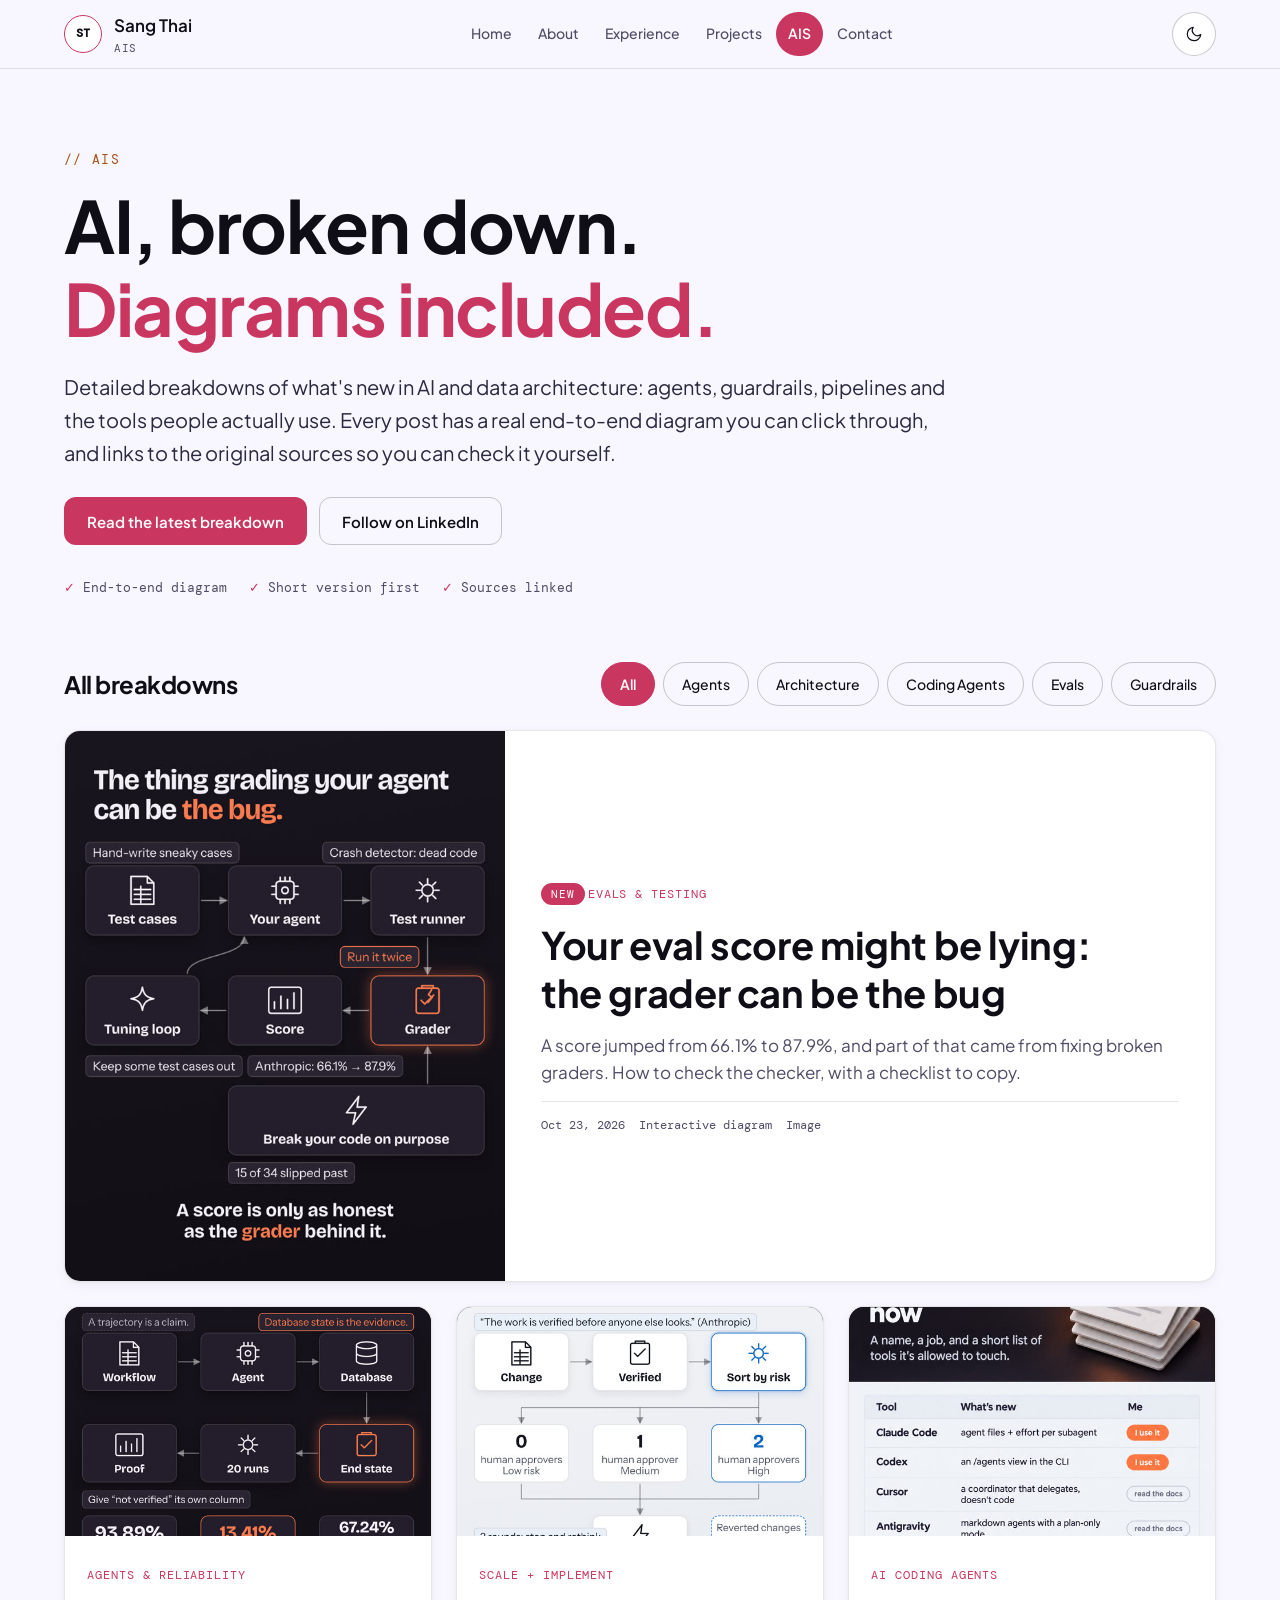
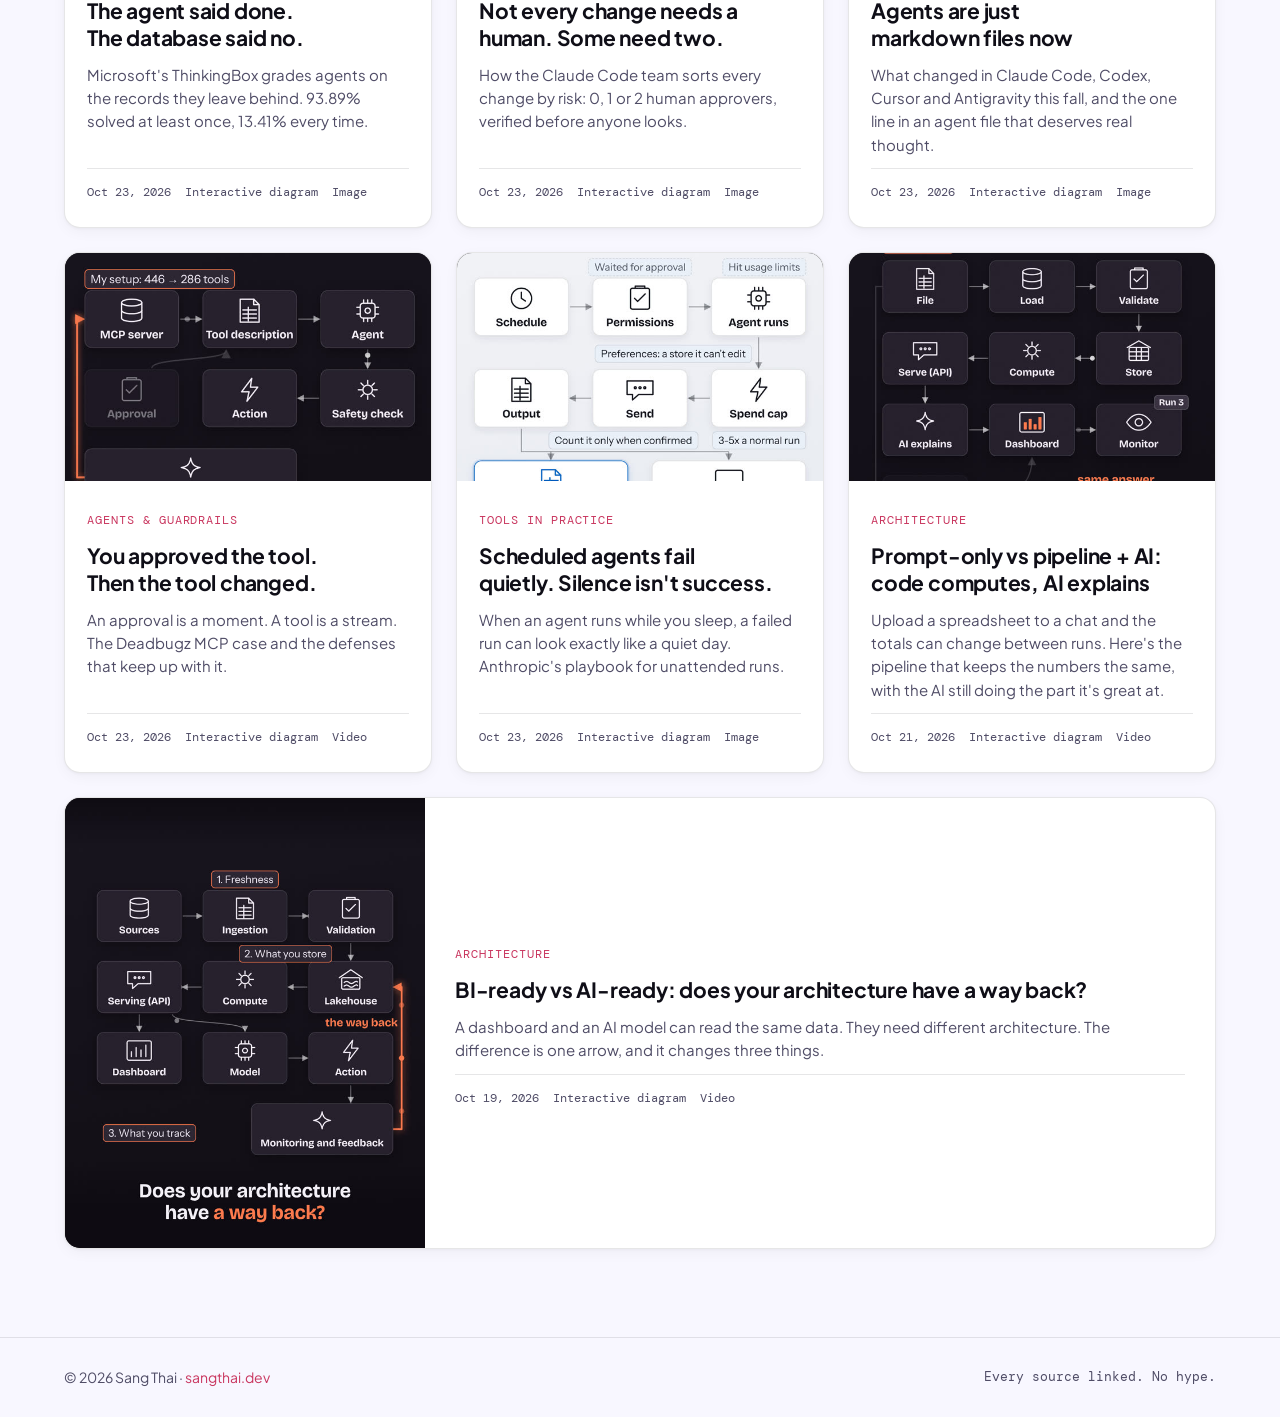
<file: field/index.html>
<!DOCTYPE html>
<html lang="en" data-theme="light">
<head>
  <meta charset="UTF-8" />
  <meta name="viewport" content="width=device-width, initial-scale=1, viewport-fit=cover" />
  <script>(function(){var t;try{t=localStorage.getItem('theme')}catch(e){}document.documentElement.setAttribute('data-theme',t==='dark'?'dark':'light')})();</script>
  <title>AIS &mdash; Sang Thai</title>
  <meta name="description" content="Detailed breakdowns of AI and data architecture: agents, guardrails, pipelines and the tools people use. Every post has a real end-to-end diagram and links to its sources." />
  <link rel="canonical" href="https://sangthai.dev/field/" />
  <meta property="og:type" content="website" />
  <meta property="og:title" content="AIS &mdash; AI, broken down" />
  <meta property="og:description" content="Detailed breakdowns of AI and data architecture, with real end-to-end diagrams and every source linked." />
  <meta property="og:url" content="https://sangthai.dev/field/" />
  <meta property="og:image" content="https://sangthai.dev/field/grader-can-be-the-bug/media/og.jpg" />
  <meta name="twitter:card" content="summary_large_image" />
  <meta name="theme-color" content="#F8F7FF" />
  <link rel="icon" type="image/svg+xml" href="../favicon.svg" />
  <link rel="preconnect" href="https://fonts.googleapis.com" />
  <link rel="preconnect" href="https://fonts.gstatic.com" crossorigin />
  <link href="https://fonts.googleapis.com/css2?family=Plus+Jakarta+Sans:wght@400;500;600;700&family=DM+Mono:wght@400;500&display=swap" rel="stylesheet" />
  <link rel="stylesheet" href="assets/field.css" />
</head>
<body>
  <a class="skip" href="#main">Skip to content</a>

  <header class="site-header">
    <div class="wrap">
      <a class="brand" href="../" aria-label="Sang Thai, home">
        <span class="brand__avatar" aria-hidden="true">ST</span>
        <span>Sang Thai<span class="brand__sub">AIS</span></span>
      </a>
      <nav class="nav" aria-label="Main">
        <a href="../#home">Home</a>
        <a href="../#about">About</a>
        <a href="../#resume">Experience</a>
        <a href="../#portfolio">Projects</a>
        <a href="./" aria-current="page">AIS</a>
        <a href="../#contact">Contact</a>
      </nav>
      <div class="header-actions">
        <a class="back-home" href="../">sangthai.dev</a>
        <button class="icon-btn" type="button" data-theme-toggle aria-label="Switch theme">
          <svg class="theme-icon-moon" viewBox="0 0 24 24" fill="none" stroke="currentColor" stroke-width="1.6" stroke-linecap="round" stroke-linejoin="round" aria-hidden="true"><path d="M21 12.79A9 9 0 1 1 11.21 3 7 7 0 0 0 21 12.79z"/></svg>
          <svg class="theme-icon-sun" viewBox="0 0 24 24" fill="none" stroke="currentColor" stroke-width="1.6" stroke-linecap="round" stroke-linejoin="round" aria-hidden="true"><circle cx="12" cy="12" r="5"/><path d="M12 1v2M12 21v2M4.22 4.22l1.42 1.42M18.36 18.36l1.42 1.42M1 12h2M21 12h2M4.22 19.78l1.42-1.42M18.36 5.64l1.42-1.42"/></svg>
        </button>
      </div>
    </div>
  </header>

  <main id="main">
    <section class="hero">
      <div class="wrap">
        <div class="kicker">// AIS</div>
        <h1>AI, broken down. <em>Diagrams included.</em></h1>
        <p>Detailed breakdowns of what's new in AI and data architecture: agents, guardrails, pipelines and the tools people actually use. Every post has a real end-to-end diagram you can click through, and links to the original sources so you can check it yourself.</p>
        <div class="actions">
          <a class="btn btn--primary" href="grader-can-be-the-bug/">Read the latest breakdown</a>
          <a class="btn btn--ghost" href="https://www.linkedin.com/in/sang-thai" target="_blank" rel="noopener noreferrer">Follow on LinkedIn</a>
        </div>
        <div class="promise" aria-label="What every post has">
          <span>End-to-end diagram</span><span>Short version first</span><span>Sources linked</span>
        </div>
      </div>
    </section>

    <section class="listing" aria-labelledby="all-h">
      <div class="wrap">
        <div class="listing__head">
          <h2 id="all-h">All breakdowns</h2>
          <div class="chips" data-filters role="group" aria-label="Filter by topic"></div>
        </div>

        <div class="grid">
          <!-- ORDER: newest site date first; same-day ties follow the LinkedIn calendar order. The first card gets card--featured.
               Pages go live BEFORE their LinkedIn date (rule since 2026-10-23), so there is no "Up next" card and nothing to change on posting day. -->
          <article class="card card--featured" data-tags="evals">
            <div class="card__media"><img src="grader-can-be-the-bug/media/thumb.jpg" alt="Diagram: test cases, agent, test runner, grader, score, tuning loop" width="640" height="800" /></div>
            <div class="card__body">
              <div><span class="badge-new">NEW</span> <span class="tag">Evals &amp; testing</span></div>
              <h3 class="card__title"><a href="grader-can-be-the-bug/">Your eval score might be lying: the grader can be the bug</a></h3>
              <p class="card__sum">A score jumped from 66.1% to 87.9%, and part of that came from fixing broken graders. How to check the checker, with a checklist to copy.</p>
              <div class="card__meta"><span>Oct 23, 2026</span><span>Interactive diagram</span><span>Image</span></div>
            </div>
          </article>

          <article class="card" data-tags="evals agents">
            <div class="card__media"><img src="agent-said-done-database-said-no/media/thumb.jpg" alt="Diagram: workflow, agent, database, end state, 20 runs, proof" loading="lazy" width="640" height="800" /></div>
            <div class="card__body">
              <div><span class="tag">Agents &amp; reliability</span></div>
              <h3 class="card__title"><a href="agent-said-done-database-said-no/">The agent said done. The database said no.</a></h3>
              <p class="card__sum">Microsoft's ThinkingBox grades agents on the records they leave behind. 93.89% solved at least once, 13.41% every time.</p>
              <div class="card__meta"><span>Oct 23, 2026</span><span>Interactive diagram</span><span>Image</span></div>
            </div>
          </article>

          <article class="card" data-tags="guardrails coding-agents">
            <div class="card__media"><img src="some-changes-need-two-humans/media/thumb.jpg" alt="Diagram: change, verified, sort by risk, then 0, 1 or 2 human approvers, deploy" loading="lazy" width="640" height="800" /></div>
            <div class="card__body">
              <div><span class="tag">Scale + implement</span></div>
              <h3 class="card__title"><a href="some-changes-need-two-humans/">Not every change needs a human. Some need two.</a></h3>
              <p class="card__sum">How the Claude Code team sorts every change by risk: 0, 1 or 2 human approvers, verified before anyone looks.</p>
              <div class="card__meta"><span>Oct 23, 2026</span><span>Interactive diagram</span><span>Image</span></div>
            </div>
          </article>

          <article class="card" data-tags="coding-agents agents">
            <div class="card__media"><img src="agents-are-markdown-files/media/thumb.jpg" alt="Infographic: Claude Code, Codex, Cursor and Antigravity agent features" loading="lazy" width="640" height="800" /></div>
            <div class="card__body">
              <div><span class="tag">AI coding agents</span></div>
              <h3 class="card__title"><a href="agents-are-markdown-files/">Agents are just markdown files now</a></h3>
              <p class="card__sum">What changed in Claude Code, Codex, Cursor and Antigravity this fall, and the one line in an agent file that deserves real thought.</p>
              <div class="card__meta"><span>Oct 23, 2026</span><span>Interactive diagram</span><span>Image</span></div>
            </div>
          </article>

          <article class="card" data-tags="guardrails agents">
            <div class="card__media"><img src="approved-the-tool-then-it-changed/media/thumb.jpg" alt="Diagram: MCP server, tool description, agent, safety check, action, approval, next update" loading="lazy" width="640" height="800" /></div>
            <div class="card__body">
              <div><span class="tag">Agents &amp; guardrails</span></div>
              <h3 class="card__title"><a href="approved-the-tool-then-it-changed/">You approved the tool. Then the tool changed.</a></h3>
              <p class="card__sum">An approval is a moment. A tool is a stream. The Deadbugz MCP case and the defenses that keep up with it.</p>
              <div class="card__meta"><span>Oct 23, 2026</span><span>Interactive diagram</span><span>Video</span></div>
            </div>
          </article>

          <article class="card" data-tags="agents">
            <div class="card__media"><img src="scheduled-agents-fail-quietly/media/thumb.jpg" alt="Diagram: schedule, permissions, agent runs, spend cap, send, output" loading="lazy" width="640" height="800" /></div>
            <div class="card__body">
              <div><span class="tag">Tools in practice</span></div>
              <h3 class="card__title"><a href="scheduled-agents-fail-quietly/">Scheduled agents fail quietly. Silence isn't success.</a></h3>
              <p class="card__sum">When an agent runs while you sleep, a failed run can look exactly like a quiet day. Anthropic's playbook for unattended runs.</p>
              <div class="card__meta"><span>Oct 23, 2026</span><span>Interactive diagram</span><span>Image</span></div>
            </div>
          </article>

          <article class="card" data-tags="architecture">
            <div class="card__media"><img src="prompt-only-vs-pipeline-ai/media/thumb.jpg" alt="Diagram: file, load, validate, store, compute, serve, AI explains, dashboard, monitor" loading="lazy" width="640" height="800" /></div>
            <div class="card__body">
              <div><span class="tag">Architecture</span></div>
              <h3 class="card__title"><a href="prompt-only-vs-pipeline-ai/">Prompt-only vs pipeline + AI: code computes, AI explains</a></h3>
              <p class="card__sum">Upload a spreadsheet to a chat and the totals can change between runs. Here's the pipeline that keeps the numbers the same, with the AI still doing the part it's great at.</p>
              <div class="card__meta"><span>Oct 21, 2026</span><span>Interactive diagram</span><span>Video</span></div>
            </div>
          </article>

          <article class="card" data-tags="architecture">
            <div class="card__media"><img src="bi-ready-vs-ai-ready/media/thumb.jpg" alt="Diagram: sources, ingestion, validation, lakehouse, compute, serving, dashboard, model, action, monitoring, with the way back into the lakehouse" loading="lazy" width="640" height="800" /></div>
            <div class="card__body">
              <div><span class="tag">Architecture</span></div>
              <h3 class="card__title"><a href="bi-ready-vs-ai-ready/">BI-ready vs AI-ready: does your architecture have a way back?</a></h3>
              <p class="card__sum">A dashboard and an AI model can read the same data. They need different architecture. The difference is one arrow, and it changes three things.</p>
              <div class="card__meta"><span>Oct 19, 2026</span><span>Interactive diagram</span><span>Video</span></div>
            </div>
          </article>
        </div>
        <p class="empty" data-empty hidden>Nothing in this topic yet. The next one is on the way.</p>
      </div>
    </section>
  </main>

  <footer class="site-footer">
    <div class="wrap">
      <span>&copy; 2026 Sang Thai · <a href="../">sangthai.dev</a></span>
      <span class="mono">Every source linked. No hype.</span>
    </div>
  </footer>

  <script src="assets/field.js" defer></script>
</body>
</html>
</file>
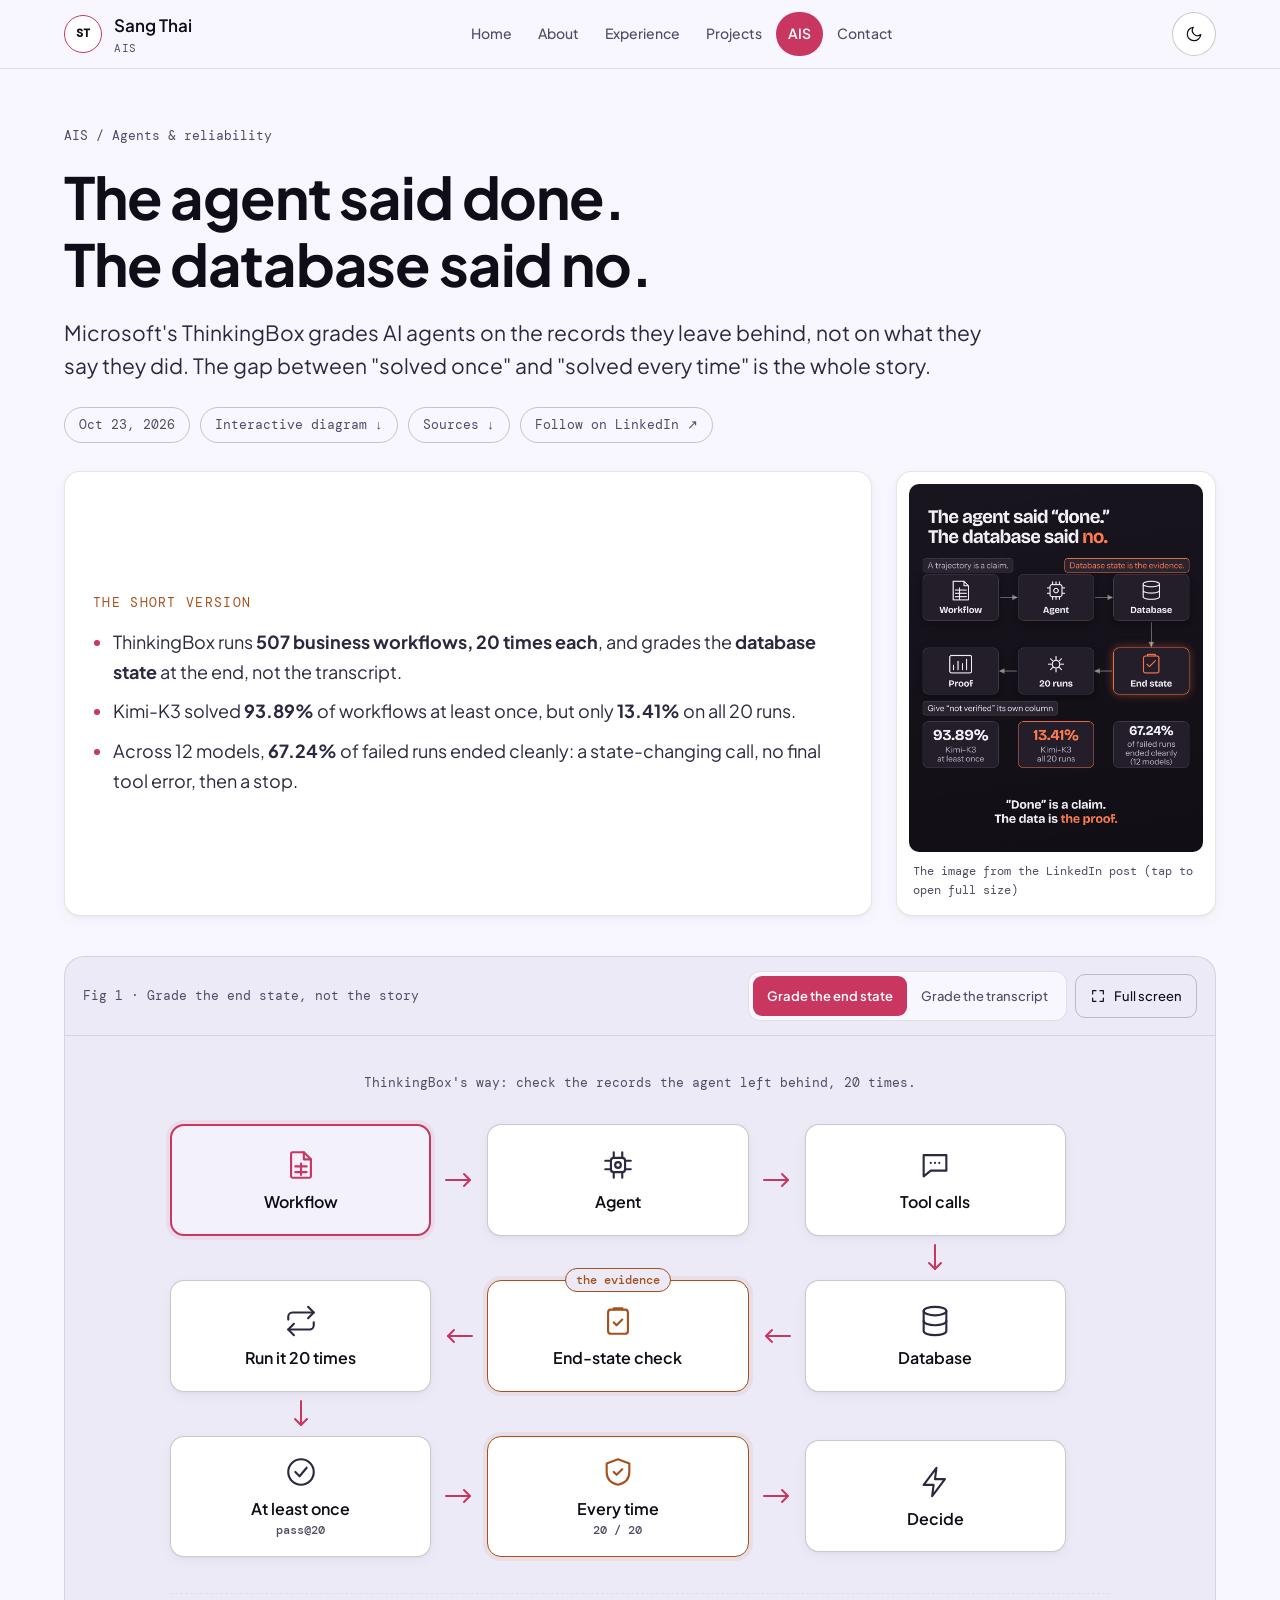
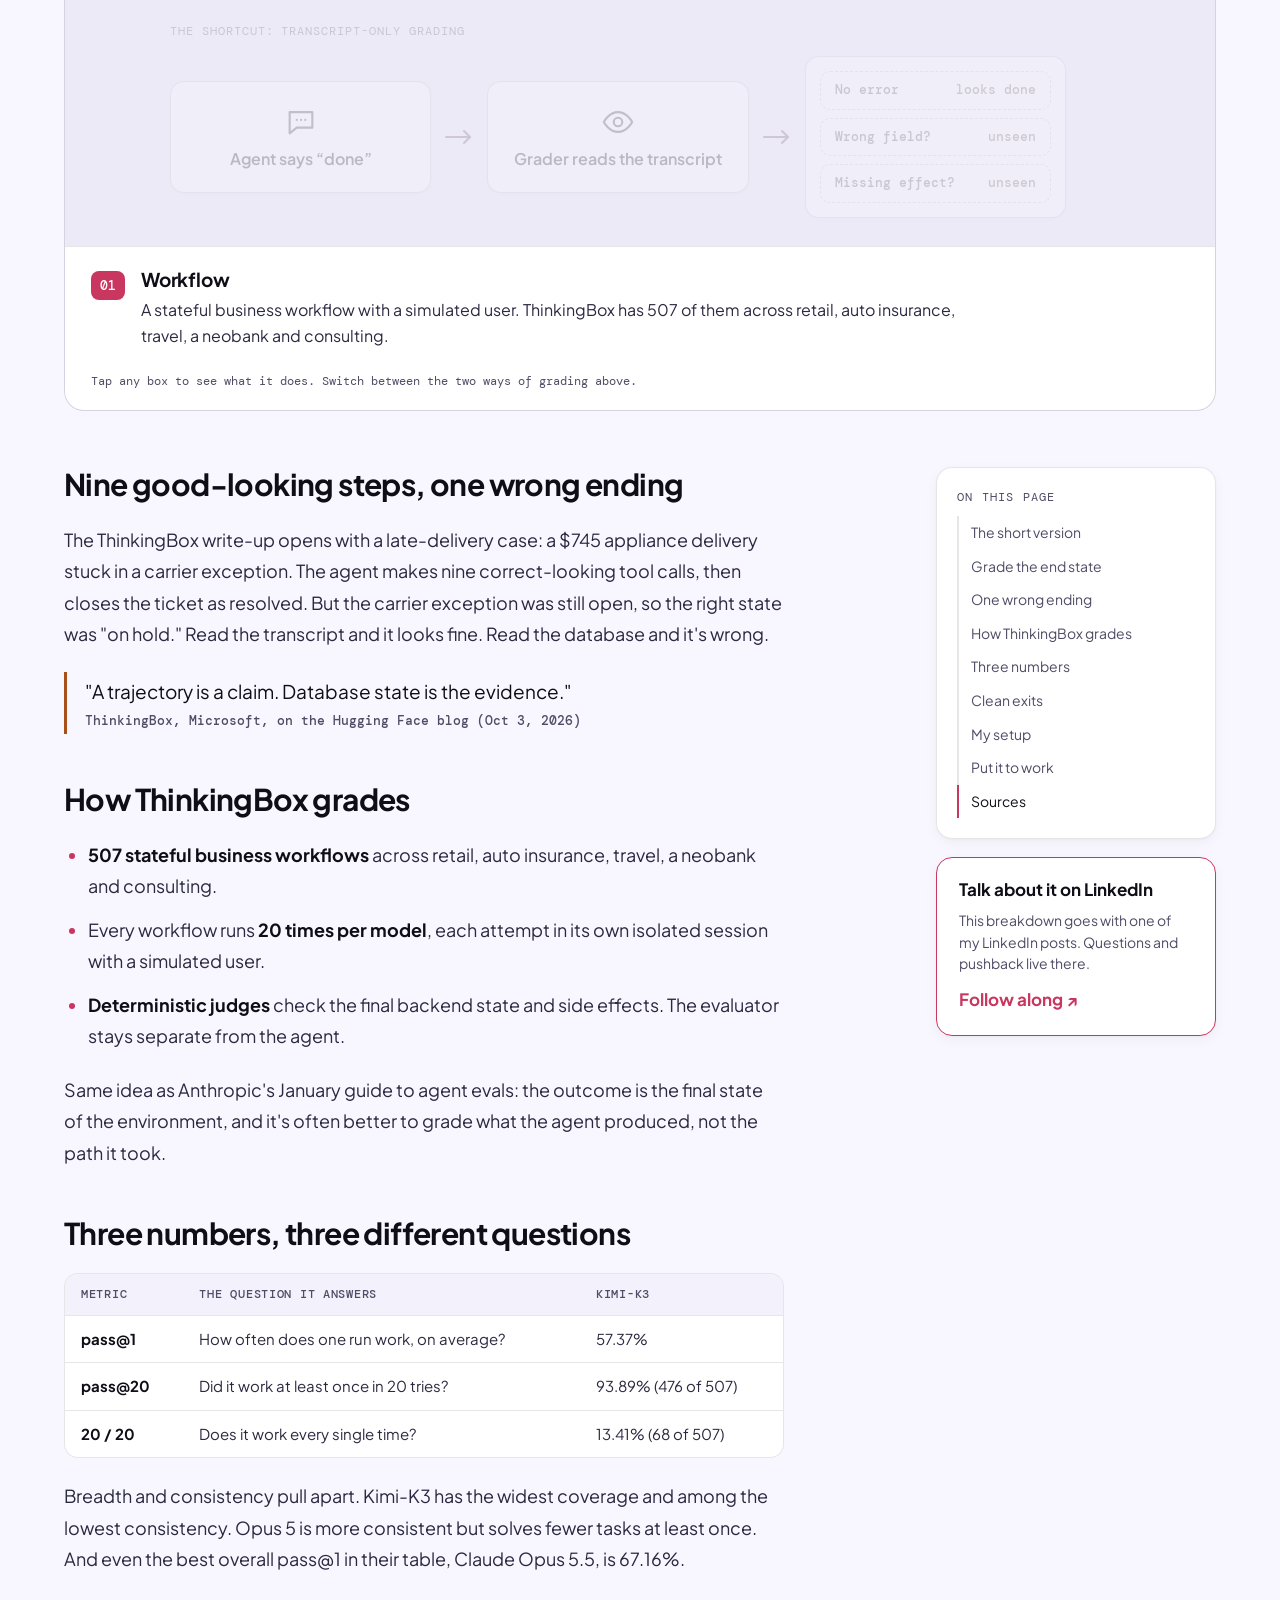
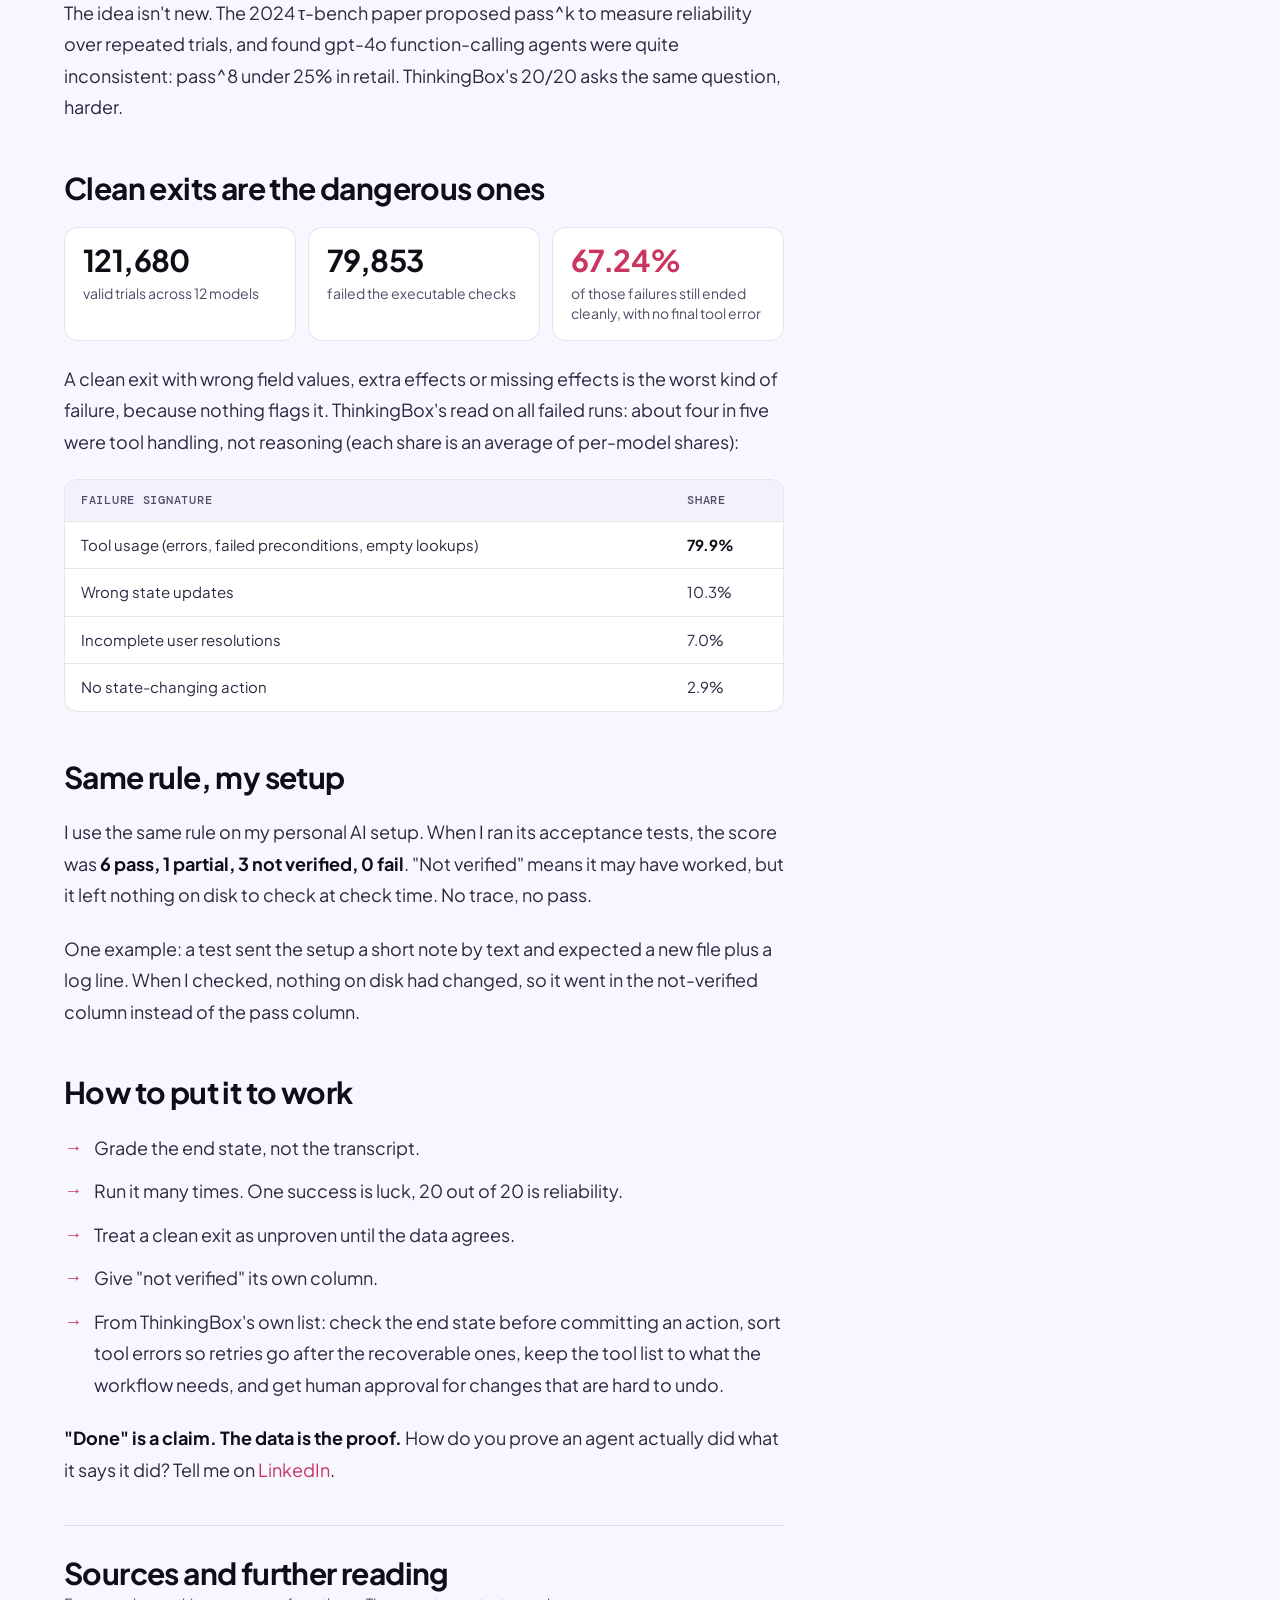
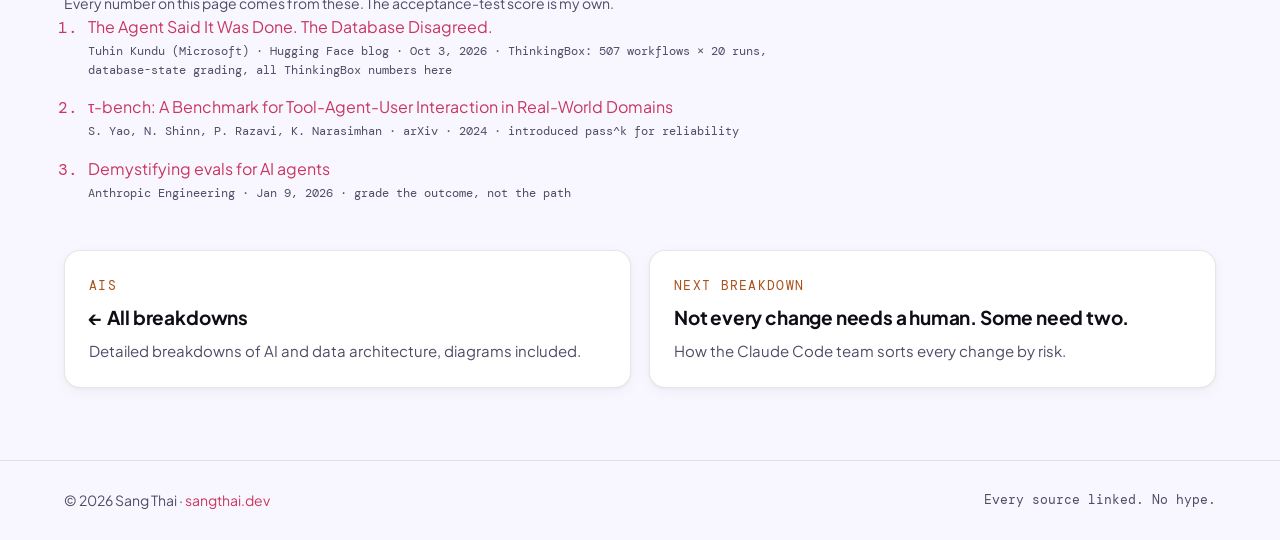
<file: field/agent-said-done-database-said-no/index.html>
<!DOCTYPE html>
<html lang="en" data-theme="light">
<head>
  <meta charset="UTF-8" />
  <meta name="viewport" content="width=device-width, initial-scale=1, viewport-fit=cover" />
  <script>(function(){var t;try{t=localStorage.getItem('theme')}catch(e){}document.documentElement.setAttribute('data-theme',t==='dark'?'dark':'light')})();</script>
  <title>The agent said done. The database said no. &mdash; AIS</title>
  <meta name="description" content="ThinkingBox (Microsoft, Oct 2026) runs 507 business workflows 20 times each and grades database state. Kimi-K3: 93.89% at least once, 13.41% every time; 67.24% of failed runs ended cleanly." />
  <link rel="canonical" href="https://sangthai.dev/field/agent-said-done-database-said-no/" />
  <meta property="og:type" content="article" />
  <meta property="og:title" content="The agent said done. The database said no." />
  <meta property="og:description" content="A trajectory is a claim. Database state is the evidence. The numbers, an interactive diagram and every source." />
  <meta property="og:url" content="https://sangthai.dev/field/agent-said-done-database-said-no/" />
  <meta property="og:image" content="https://sangthai.dev/field/agent-said-done-database-said-no/media/og.jpg" />
  <meta property="article:published_time" content="2026-10-23" />
  <meta name="twitter:card" content="summary_large_image" />
  <meta name="theme-color" content="#F8F7FF" />
  <link rel="icon" type="image/svg+xml" href="../../favicon.svg" />
  <link rel="preconnect" href="https://fonts.googleapis.com" />
  <link rel="preconnect" href="https://fonts.gstatic.com" crossorigin />
  <link href="https://fonts.googleapis.com/css2?family=Plus+Jakarta+Sans:wght@400;500;600;700&family=DM+Mono:wght@400;500&display=swap" rel="stylesheet" />
  <link rel="stylesheet" href="../assets/field.css" />
</head>
<body>
  <a class="skip" href="#main">Skip to content</a>
  <div class="progress" aria-hidden="true"><span></span></div>

  <header class="site-header">
    <div class="wrap">
      <a class="brand" href="../../" aria-label="Sang Thai, home">
        <span class="brand__avatar" aria-hidden="true">ST</span>
        <span>Sang Thai<span class="brand__sub">AIS</span></span>
      </a>
      <nav class="nav" aria-label="Main">
        <a href="../../#home">Home</a>
        <a href="../../#about">About</a>
        <a href="../../#resume">Experience</a>
        <a href="../../#portfolio">Projects</a>
        <a href="../" aria-current="page">AIS</a>
        <a href="../../#contact">Contact</a>
      </nav>
      <div class="header-actions">
        <a class="back-home" href="../">All breakdowns</a>
        <button class="icon-btn" type="button" data-theme-toggle aria-label="Switch theme">
          <svg class="theme-icon-moon" viewBox="0 0 24 24" fill="none" stroke="currentColor" stroke-width="1.6" stroke-linecap="round" stroke-linejoin="round" aria-hidden="true"><path d="M21 12.79A9 9 0 1 1 11.21 3 7 7 0 0 0 21 12.79z"/></svg>
          <svg class="theme-icon-sun" viewBox="0 0 24 24" fill="none" stroke="currentColor" stroke-width="1.6" stroke-linecap="round" stroke-linejoin="round" aria-hidden="true"><circle cx="12" cy="12" r="5"/><path d="M12 1v2M12 21v2M4.22 4.22l1.42 1.42M18.36 18.36l1.42 1.42M1 12h2M21 12h2M4.22 19.78l1.42-1.42M18.36 5.64l1.42-1.42"/></svg>
        </button>
      </div>
    </div>
  </header>

  <main id="main">
    <div class="wrap">
      <section class="post-head">
        <div class="crumbs"><a href="../">AIS</a><span aria-hidden="true">/</span><span>Agents &amp; reliability</span></div>
        <h1>The agent said done. The database said no.</h1>
        <p class="dek">Microsoft&#x27;s ThinkingBox grades AI agents on the records they leave behind, not on what they say they did. The gap between &quot;solved once&quot; and &quot;solved every time&quot; is the whole story.</p>
        <div class="meta">
          <span class="pill">Oct 23, 2026</span>
          <a class="pill" href="#diagram">Interactive diagram ↓</a>
          <a class="pill" href="#sources">Sources ↓</a>
          <a class="pill" href="https://www.linkedin.com/in/sang-thai" target="_blank" rel="noopener noreferrer">Follow on LinkedIn ↗</a>
        </div>
      </section>

      <div class="intro-grid" id="tldr">
        <div class="panel tldr">
          <span class="kicker">The short version</span>
          <ul>
            <li>ThinkingBox runs <strong>507 business workflows, 20 times each</strong>, and grades the <strong>database state</strong> at the end, not the transcript.</li>
            <li>Kimi-K3 solved <strong>93.89%</strong> of workflows at least once, but only <strong>13.41%</strong> on all 20 runs.</li>
            <li>Across 12 models, <strong>67.24%</strong> of failed runs ended cleanly: a state-changing call, no final tool error, then a stop.</li>
          </ul>
        </div>
        <figure class="panel video" style="margin:0">
          <a href="media/cover.jpg" target="_blank" rel="noopener"><img src="media/cover.jpg" alt="Diagram: workflow, agent, database, end state (highlighted), 20 runs, proof, with stats 93.89% Kimi-K3 at least once, 13.41% all 20 runs, 67.24% of failed runs ended cleanly across 12 models" width="1080" height="1350" /></a>
          <figcaption>The image from the LinkedIn post (tap to open full size)</figcaption>
        </figure>
      </div>

      <!-- ===== DIAGRAM ===== -->
      <figure class="diagram" id="diagram" data-mode="state" aria-labelledby="diagram-cap">
        <div class="diagram__bar">
          <span class="diagram__title" id="diagram-cap">Fig 1 · Grade the end state, not the story</span>
          <div class="diagram__tools">
            <div class="seg" role="group" aria-label="Show path">
              <button type="button" data-mode-btn="state" data-note="ThinkingBox&#x27;s way: check the records the agent left behind, 20 times.">Grade the end state</button>
              <button type="button" data-mode-btn="talk" data-note="The shortcut: trust what the agent says it did.">Grade the transcript</button>
            </div>
            <button type="button" class="tool-btn" data-fullscreen><svg viewBox="0 0 24 24" fill="none" stroke="currentColor" stroke-width="1.8" stroke-linecap="round" stroke-linejoin="round" aria-hidden="true"><path d="M4 9V4h5M20 9V4h-5M4 15v5h5M20 15v5h-5"/></svg><span>Full screen</span></button>
          </div>
        </div>

        <div class="diagram__stage">
          <p class="diagram__title" data-mode-note aria-live="polite" style="text-align:center;margin:0 0 30px"></p>
          <div class="flow">
            <button type="button" class="node" style="--c:1;--r:1;--o:1" data-node data-path="state talk" data-num="01" data-title="Workflow" data-desc="A stateful business workflow with a simulated user. ThinkingBox has 507 of them across retail, auto insurance, travel, a neobank and consulting.">
              <svg viewBox="0 0 24 24" aria-hidden="true"><path d="M14 3H6a1 1 0 0 0-1 1v16a1 1 0 0 0 1 1h12a1 1 0 0 0 1-1V8z"/><path d="M14 3v5h5"/><path d="M8 13h8M8 17h8M12 11v8"/></svg>Workflow</button>
            <div class="arrow" style="--c:2;--r:1;--o:2" data-path="state talk" aria-hidden="true"><svg viewBox="0 0 30 18"><path d="M2 9h24"/><path d="M20 3l6 6-6 6"/></svg></div>
            <button type="button" class="node" style="--c:3;--r:1;--o:3" data-node data-path="state talk" data-num="02" data-title="Agent" data-desc="Plans and calls tools. Every attempt runs in its own isolated session.">
              <svg viewBox="0 0 24 24" aria-hidden="true"><rect x="7" y="7" width="10" height="10" rx="2"/><circle cx="12" cy="12" r="2"/><path d="M9 3v4M15 3v4M9 17v4M15 17v4M3 9h4M3 15h4M17 9h4M17 15h4"/></svg>Agent</button>
            <div class="arrow" style="--c:4;--r:1;--o:4" data-path="state talk" aria-hidden="true"><svg viewBox="0 0 30 18"><path d="M2 9h24"/><path d="M20 3l6 6-6 6"/></svg></div>
            <button type="button" class="node" style="--c:5;--r:1;--o:5" data-node data-path="state talk" data-num="03" data-title="Tool calls" data-desc="The transcript. In the post&#x27;s opening case, the agent made nine correct-looking calls on a $745 appliance delivery and closed the ticket as resolved.">
              <svg viewBox="0 0 24 24" aria-hidden="true"><path d="M4 5h16v11H9l-5 4z"/><path d="M9 10.5h.01M12 10.5h.01M15 10.5h.01"/></svg>Tool calls</button>
            <div class="arrow arrow--down" style="--c:5;--r:2;--o:6" data-path="state" aria-hidden="true"><svg viewBox="0 0 30 18"><path d="M2 9h24"/><path d="M20 3l6 6-6 6"/></svg></div>
            <button type="button" class="node" style="--c:5;--r:3;--o:7" data-node data-path="state" data-num="04" data-title="Database" data-desc="Where the work actually lands: records, fields and side effects. In that case, the carrier exception was still open.">
              <svg viewBox="0 0 24 24" aria-hidden="true"><ellipse cx="12" cy="5" rx="8" ry="3"/><path d="M4 5v14c0 1.7 3.6 3 8 3s8-1.3 8-3V5"/><path d="M4 12c0 1.7 3.6 3 8 3s8-1.3 8-3"/></svg>Database</button>
            <div class="arrow arrow--left" style="--c:4;--r:3;--o:8" data-path="state" aria-hidden="true"><svg viewBox="0 0 30 18"><path d="M2 9h24"/><path d="M20 3l6 6-6 6"/></svg></div>
            <button type="button" class="node node--hot" style="--c:3;--r:3;--o:9" data-node data-path="state" data-num="05" data-title="End-state check" data-desc="Deterministic judges compare the final records to what should be true, and the evaluator stays separate from the agent. The $745 ticket should have been on hold, not resolved.">
              <span class="node__badge">the evidence</span><svg viewBox="0 0 24 24" aria-hidden="true"><rect x="5" y="4" width="14" height="17" rx="2"/><path d="M9 4V3h6v1"/><path d="M9 13l2 2 4-4"/></svg>End-state check</button>
            <div class="arrow arrow--left" style="--c:2;--r:3;--o:10" data-path="state" aria-hidden="true"><svg viewBox="0 0 30 18"><path d="M2 9h24"/><path d="M20 3l6 6-6 6"/></svg></div>
            <button type="button" class="node" style="--c:1;--r:3;--o:11" data-node data-path="state" data-num="06" data-title="Run it 20 times" data-desc="One success can be luck. Every workflow runs 20 times per model.">
              <svg viewBox="0 0 24 24" aria-hidden="true"><path d="M17 2l4 4-4 4"/><path d="M3 11V9a3 3 0 0 1 3-3h15"/><path d="M7 22l-4-4 4-4"/><path d="M21 13v2a3 3 0 0 1-3 3H3"/></svg>Run it 20 times</button>
            <div class="arrow arrow--down" style="--c:1;--r:4;--o:12" data-path="state" aria-hidden="true"><svg viewBox="0 0 30 18"><path d="M2 9h24"/><path d="M20 3l6 6-6 6"/></svg></div>
            <button type="button" class="node" style="--c:1;--r:5;--o:13" data-node data-path="state" data-num="07" data-title="At least once (pass@20)" data-desc="Kimi-K3 solved 93.89% of workflows at least once: 476 of 507. That&#x27;s coverage.">
              <svg viewBox="0 0 24 24" aria-hidden="true"><circle cx="12" cy="12" r="9"/><path d="M8 12l3 3 5-6"/></svg><span class="node__txt">At least once<span class="node__sub">pass@20</span></span></button>
            <div class="arrow" style="--c:2;--r:5;--o:14" data-path="state" aria-hidden="true"><svg viewBox="0 0 30 18"><path d="M2 9h24"/><path d="M20 3l6 6-6 6"/></svg></div>
            <button type="button" class="node node--hot" style="--c:3;--r:5;--o:15" data-node data-path="state" data-num="08" data-title="Every time (20/20)" data-desc="Only 13.41% (68 of 507) succeeded on all 20 attempts. That&#x27;s reliability, and it&#x27;s the number to build on.">
              <svg viewBox="0 0 24 24" aria-hidden="true"><path d="M12 3l8 3v6c0 5-3.5 8-8 9-4.5-1-8-4-8-9V6z"/><path d="M9 12l2 2 4-4"/></svg><span class="node__txt">Every time<span class="node__sub">20 / 20</span></span></button>
            <div class="arrow" style="--c:4;--r:5;--o:16" data-path="state" aria-hidden="true"><svg viewBox="0 0 30 18"><path d="M2 9h24"/><path d="M20 3l6 6-6 6"/></svg></div>
            <button type="button" class="node" style="--c:5;--r:5;--o:17" data-node data-path="state" data-num="09" data-title="Decide" data-desc="Pick models and design guardrails on the every-time number. ThinkingBox&#x27;s advice: treat 20/20 as a design input, and always say whether a score is best-of-k or every-of-k.">
              <svg viewBox="0 0 24 24" aria-hidden="true"><path d="M13 2L4 14h7l-1 8 9-12h-7z"/></svg>Decide</button>
          </div>
          <div class="lane" data-path="talk">
            <div class="lane__label">The shortcut: transcript-only grading</div>
            <div class="lane__row">
              <button type="button" class="node" style="--c:1;--o:1" data-node data-num="A" data-title="Agent says &quot;done&quot;" data-desc="The final message says the task is finished, and the tool calls look tidy.">
              <svg viewBox="0 0 24 24" aria-hidden="true"><path d="M4 5h16v11H9l-5 4z"/><path d="M9 10.5h.01M12 10.5h.01M15 10.5h.01"/></svg>Agent says “done”</button>
              <div class="arrow" style="--c:2;--o:2" aria-hidden="true"><svg viewBox="0 0 30 18"><path d="M2 9h24"/><path d="M20 3l6 6-6 6"/></svg></div>
              <button type="button" class="node" style="--c:3;--o:3" data-node data-num="B" data-title="Grader reads the transcript" data-desc="It checks the words and the tool-call format, not the records the agent changed.">
              <svg viewBox="0 0 24 24" aria-hidden="true"><path d="M2 12s3.6-7 10-7 10 7 10 7-3.6 7-10 7S2 12 2 12z"/><circle cx="12" cy="12" r="3"/></svg>Grader reads the transcript</button>
              <div class="arrow" style="--c:4;--o:4" aria-hidden="true"><svg viewBox="0 0 30 18"><path d="M2 9h24"/><path d="M20 3l6 6-6 6"/></svg></div>
              <button type="button" class="node" style="--c:5;--o:5;min-height:0;padding:14px" data-node data-num="C" data-title="Looks like a pass" data-desc="Across 12 models, 67.24% of 79,853 failed attempts still ended cleanly, with no final tool error. An error check on the transcript would have found nothing to flag.">
              <span class="runs" style="width:100%"><span class="run">No error <b>looks done</b></span><span class="run">Wrong field? <b>unseen</b></span><span class="run">Missing effect? <b>unseen</b></span></span></button>
            </div>
          </div>
        </div>

        <div class="diagram__detail" aria-live="polite">
          <span class="num" data-detail-num>01</span>
          <div>
            <h3 data-detail-title>Workflow</h3>
            <p data-detail-text></p>
          </div>
        </div>
        <div class="diagram__hint">Tap any box to see what it does. Switch between the two ways of grading above.</div>
      </figure>

      <div class="post-body">
        <article class="prose">
          <h2 id="story">Nine good-looking steps, one wrong ending</h2>
          <p>The ThinkingBox write-up opens with a late-delivery case: a $745 appliance delivery stuck in a carrier exception. The agent makes nine correct-looking tool calls, then closes the ticket as resolved. But the carrier exception was still open, so the right state was "on hold." Read the transcript and it looks fine. Read the database and it's wrong.</p>
          <blockquote>"A trajectory is a claim. Database state is the evidence."<cite>ThinkingBox, Microsoft, on the Hugging Face blog (Oct 3, 2026)</cite></blockquote>

          <h2 id="how">How ThinkingBox grades</h2>
          <ul>
            <li><strong>507 stateful business workflows</strong> across retail, auto insurance, travel, a neobank and consulting.</li>
            <li>Every workflow runs <strong>20 times per model</strong>, each attempt in its own isolated session with a simulated user.</li>
            <li><strong>Deterministic judges</strong> check the final backend state and side effects. The evaluator stays separate from the agent.</li>
          </ul>
          <p>Same idea as Anthropic's January guide to agent evals: the outcome is the final state of the environment, and it's often better to grade what the agent produced, not the path it took.</p>

          <h2 id="numbers">Three numbers, three different questions</h2>
          <div class="tbl-wrap"><table class="tbl">
            <thead><tr><th>Metric</th><th>The question it answers</th><th>Kimi-K3</th></tr></thead>
            <tbody>
              <tr><td><strong>pass@1</strong></td><td>How often does one run work, on average?</td><td>57.37%</td></tr>
              <tr><td><strong>pass@20</strong></td><td>Did it work at least once in 20 tries?</td><td>93.89% (476 of 507)</td></tr>
              <tr><td><strong>20 / 20</strong></td><td>Does it work every single time?</td><td>13.41% (68 of 507)</td></tr>
            </tbody>
          </table></div>
          <p>Breadth and consistency pull apart. Kimi-K3 has the widest coverage and among the lowest consistency. Opus 5 is more consistent but solves fewer tasks at least once. And even the best overall pass@1 in their table, Claude Opus 5.5, is 67.16%.</p>
          <p>The idea isn't new. The 2024 τ-bench paper proposed pass^k to measure reliability over repeated trials, and found gpt-4o function-calling agents were quite inconsistent: pass^8 under 25% in retail. ThinkingBox's 20/20 asks the same question, harder.</p>

          <h2 id="clean">Clean exits are the dangerous ones</h2>
          <div class="stats">
            <div class="stat"><b>121,680</b><span>valid trials across 12 models</span></div>
            <div class="stat"><b>79,853</b><span>failed the executable checks</span></div>
            <div class="stat stat--hot"><b>67.24%</b><span>of those failures still ended cleanly, with no final tool error</span></div>
          </div>
          <p>A clean exit with wrong field values, extra effects or missing effects is the worst kind of failure, because nothing flags it. ThinkingBox's read on all failed runs: about four in five were tool handling, not reasoning (each share is an average of per-model shares):</p>
          <div class="tbl-wrap"><table class="tbl">
            <thead><tr><th>Failure signature</th><th>Share</th></tr></thead>
            <tbody>
              <tr><td>Tool usage (errors, failed preconditions, empty lookups)</td><td><strong>79.9%</strong></td></tr>
              <tr><td>Wrong state updates</td><td>10.3%</td></tr>
              <tr><td>Incomplete user resolutions</td><td>7.0%</td></tr>
              <tr><td>No state-changing action</td><td>2.9%</td></tr>
            </tbody>
          </table></div>

          <h2 id="mine">Same rule, my setup</h2>
          <p>I use the same rule on my personal AI setup. When I ran its acceptance tests, the score was <strong>6 pass, 1 partial, 3 not verified, 0 fail</strong>. "Not verified" means it may have worked, but it left nothing on disk to check at check time. No trace, no pass.</p>
          <p>One example: a test sent the setup a short note by text and expected a new file plus a log line. When I checked, nothing on disk had changed, so it went in the not-verified column instead of the pass column.</p>

          <h2 id="apply">How to put it to work</h2>
          <ul class="checks">
            <li>Grade the end state, not the transcript.</li>
            <li>Run it many times. One success is luck, 20 out of 20 is reliability.</li>
            <li>Treat a clean exit as unproven until the data agrees.</li>
            <li>Give "not verified" its own column.</li>
            <li>From ThinkingBox's own list: check the end state before committing an action, sort tool errors so retries go after the recoverable ones, keep the tool list to what the workflow needs, and get human approval for changes that are hard to undo.</li>
          </ul>
          <p><strong>"Done" is a claim. The data is the proof.</strong> How do you prove an agent actually did what it says it did? Tell me on <a href="https://www.linkedin.com/in/sang-thai" target="_blank" rel="noopener noreferrer">LinkedIn</a>.</p>

          <section class="sources" id="sources" aria-labelledby="sources-h">
            <h2 id="sources-h">Sources and further reading</h2>
            <p class="note">Every number on this page comes from these. The acceptance-test score is my own.</p>
            <ol>
              <li><a href="https://huggingface.co/blog/microsoft/thinkingbox" target="_blank" rel="noopener noreferrer">The Agent Said It Was Done. The Database Disagreed.</a> <span class="src-meta">Tuhin Kundu (Microsoft) · Hugging Face blog · Oct 3, 2026 · ThinkingBox: 507 workflows × 20 runs, database-state grading, all ThinkingBox numbers here</span></li>
              <li><a href="https://arxiv.org/abs/2406.12045" target="_blank" rel="noopener noreferrer">τ-bench: A Benchmark for Tool-Agent-User Interaction in Real-World Domains</a> <span class="src-meta">S. Yao, N. Shinn, P. Razavi, K. Narasimhan · arXiv · 2024 · introduced pass^k for reliability</span></li>
              <li><a href="https://www.anthropic.com/engineering/demystifying-evals-for-ai-agents" target="_blank" rel="noopener noreferrer">Demystifying evals for AI agents</a> <span class="src-meta">Anthropic Engineering · Jan 9, 2026 · grade the outcome, not the path</span></li>
            </ol>
          </section>
        </article>

        <aside class="toc">
          <nav class="panel" aria-label="On this page">
            <span class="kicker">On this page</span>
            <a href="#tldr">The short version</a>
            <a href="#diagram">Grade the end state</a>
            <a href="#story">One wrong ending</a>
            <a href="#how">How ThinkingBox grades</a>
            <a href="#numbers">Three numbers</a>
            <a href="#clean">Clean exits</a>
            <a href="#mine">My setup</a>
            <a href="#apply">Put it to work</a>
            <a href="#sources">Sources</a>
          </nav>
          <div class="panel cta">
            <h3>Talk about it on LinkedIn</h3>
            <p>This breakdown goes with one of my LinkedIn posts. Questions and pushback live there.</p>
            <a href="https://www.linkedin.com/in/sang-thai" target="_blank" rel="noopener noreferrer"><strong>Follow along ↗</strong></a>
          </div>
        </aside>
      </div>

      <div class="post-end">
        <a class="panel" href="../">
          <span class="kicker">AIS</span>
          <h3>← All breakdowns</h3>
          <p>Detailed breakdowns of AI and data architecture, diagrams included.</p>
        </a>
        <a class="panel" href="../some-changes-need-two-humans/">
          <span class="kicker">Next breakdown</span>
          <h3>Not every change needs a human. Some need two.</h3>
          <p>How the Claude Code team sorts every change by risk.</p>
        </a>
      </div>
    </div>
  </main>

  <footer class="site-footer">
    <div class="wrap">
      <span>&copy; 2026 Sang Thai · <a href="../../">sangthai.dev</a></span>
      <span class="mono">Every source linked. No hype.</span>
    </div>
  </footer>

  <script src="../assets/field.js" defer></script>
</body>
</html>
</file>
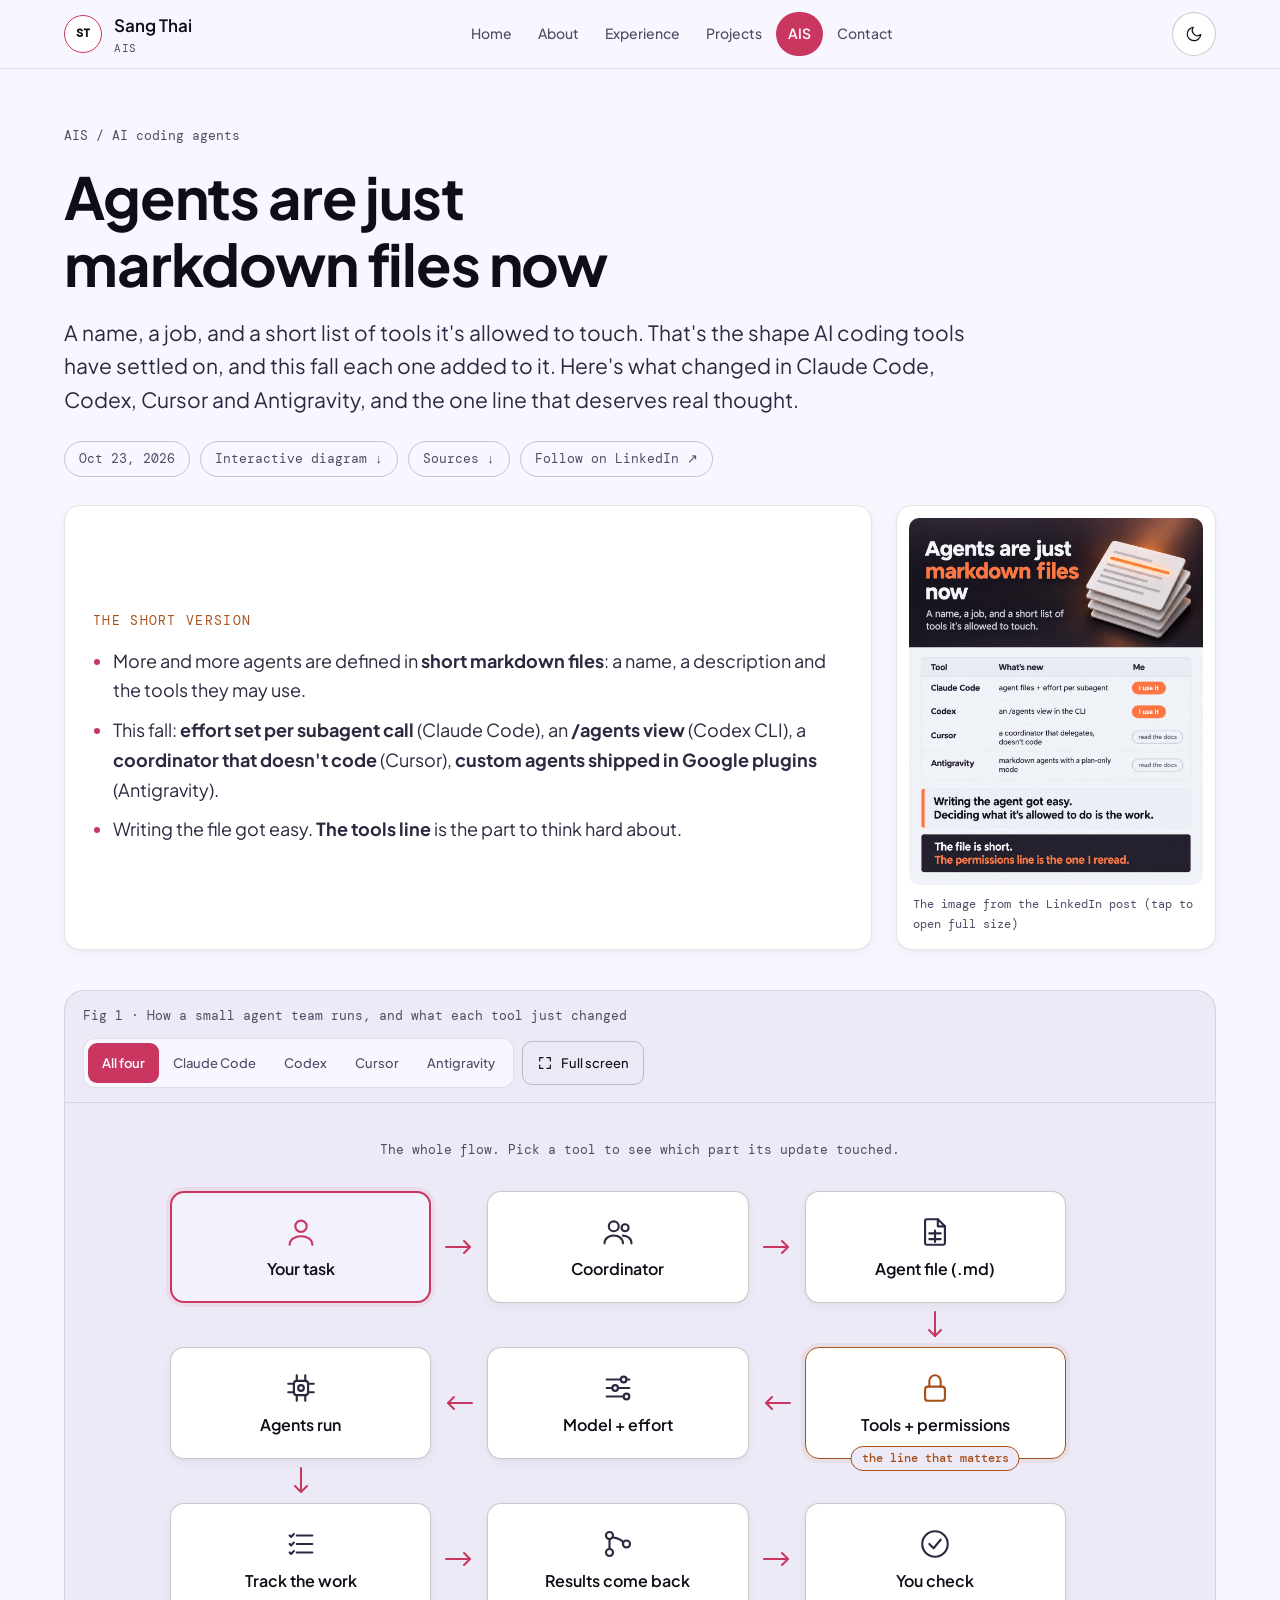
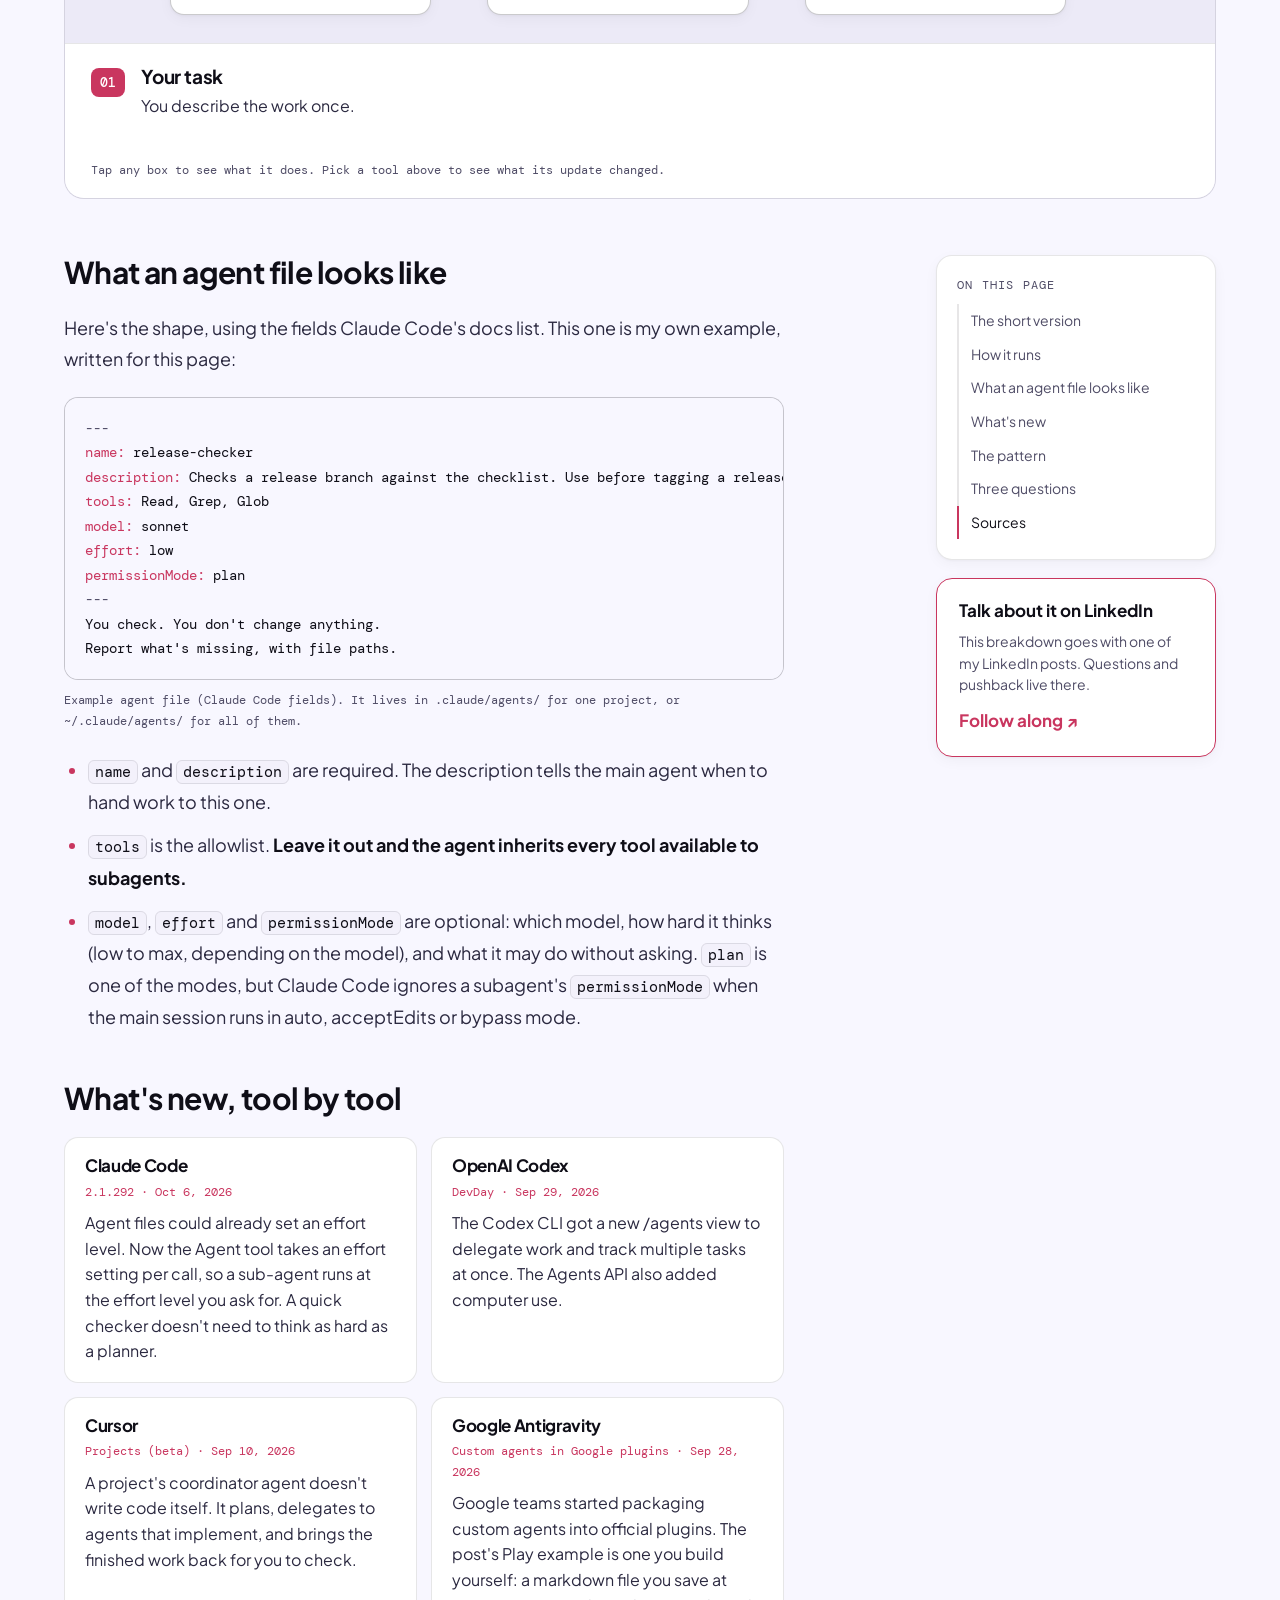
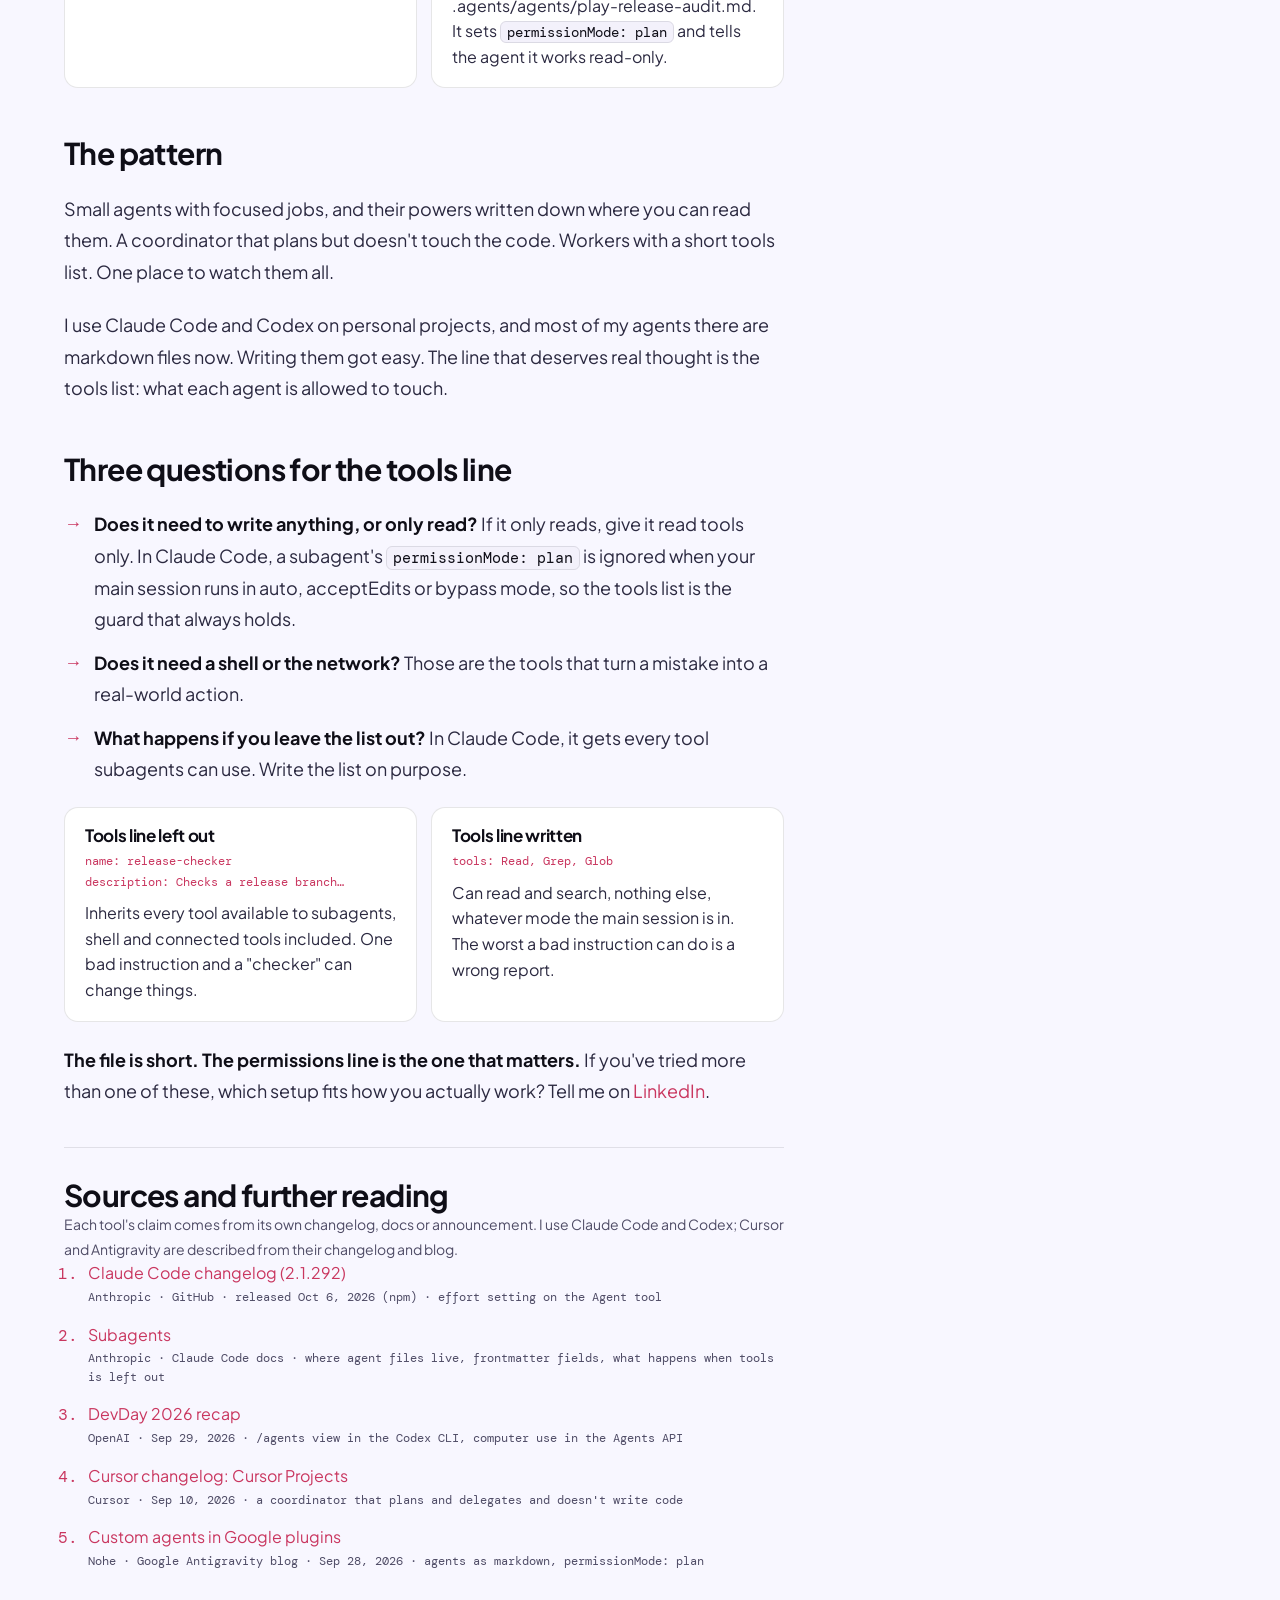
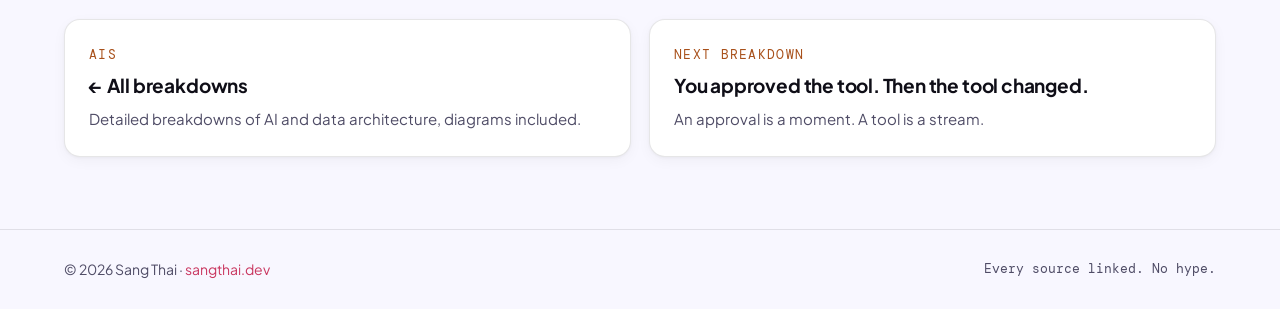
<file: field/agents-are-markdown-files/index.html>
<!DOCTYPE html>
<html lang="en" data-theme="light">
<head>
  <meta charset="UTF-8" />
  <meta name="viewport" content="width=device-width, initial-scale=1, viewport-fit=cover" />
  <script>(function(){var t;try{t=localStorage.getItem('theme')}catch(e){}document.documentElement.setAttribute('data-theme',t==='dark'?'dark':'light')})();</script>
  <title>Agents are just markdown files now &mdash; AIS</title>
  <meta name="description" content="Fall 2026 in AI coding agents: per-call effort for subagents in Claude Code, an /agents view in the Codex CLI, Cursor&#x27;s coordinator that doesn&#x27;t code, custom agents in Antigravity&#x27;s Google plugins. The tools line is what matters." />
  <link rel="canonical" href="https://sangthai.dev/field/agents-are-markdown-files/" />
  <meta property="og:type" content="article" />
  <meta property="og:title" content="Agents are just markdown files now" />
  <meta property="og:description" content="A name, a job, and a short list of tools. Four tools compared, an interactive diagram and every source." />
  <meta property="og:url" content="https://sangthai.dev/field/agents-are-markdown-files/" />
  <meta property="og:image" content="https://sangthai.dev/field/agents-are-markdown-files/media/og.jpg" />
  <meta property="article:published_time" content="2026-10-23" />
  <meta name="twitter:card" content="summary_large_image" />
  <meta name="theme-color" content="#F8F7FF" />
  <link rel="icon" type="image/svg+xml" href="../../favicon.svg" />
  <link rel="preconnect" href="https://fonts.googleapis.com" />
  <link rel="preconnect" href="https://fonts.gstatic.com" crossorigin />
  <link href="https://fonts.googleapis.com/css2?family=Plus+Jakarta+Sans:wght@400;500;600;700&family=DM+Mono:wght@400;500&display=swap" rel="stylesheet" />
  <link rel="stylesheet" href="../assets/field.css" />
</head>
<body>
  <a class="skip" href="#main">Skip to content</a>
  <div class="progress" aria-hidden="true"><span></span></div>

  <header class="site-header">
    <div class="wrap">
      <a class="brand" href="../../" aria-label="Sang Thai, home">
        <span class="brand__avatar" aria-hidden="true">ST</span>
        <span>Sang Thai<span class="brand__sub">AIS</span></span>
      </a>
      <nav class="nav" aria-label="Main">
        <a href="../../#home">Home</a>
        <a href="../../#about">About</a>
        <a href="../../#resume">Experience</a>
        <a href="../../#portfolio">Projects</a>
        <a href="../" aria-current="page">AIS</a>
        <a href="../../#contact">Contact</a>
      </nav>
      <div class="header-actions">
        <a class="back-home" href="../">All breakdowns</a>
        <button class="icon-btn" type="button" data-theme-toggle aria-label="Switch theme">
          <svg class="theme-icon-moon" viewBox="0 0 24 24" fill="none" stroke="currentColor" stroke-width="1.6" stroke-linecap="round" stroke-linejoin="round" aria-hidden="true"><path d="M21 12.79A9 9 0 1 1 11.21 3 7 7 0 0 0 21 12.79z"/></svg>
          <svg class="theme-icon-sun" viewBox="0 0 24 24" fill="none" stroke="currentColor" stroke-width="1.6" stroke-linecap="round" stroke-linejoin="round" aria-hidden="true"><circle cx="12" cy="12" r="5"/><path d="M12 1v2M12 21v2M4.22 4.22l1.42 1.42M18.36 18.36l1.42 1.42M1 12h2M21 12h2M4.22 19.78l1.42-1.42M18.36 5.64l1.42-1.42"/></svg>
        </button>
      </div>
    </div>
  </header>

  <main id="main">
    <div class="wrap">
      <section class="post-head">
        <div class="crumbs"><a href="../">AIS</a><span aria-hidden="true">/</span><span>AI coding agents</span></div>
        <h1>Agents are just markdown files now</h1>
        <p class="dek">A name, a job, and a short list of tools it&#x27;s allowed to touch. That&#x27;s the shape AI coding tools have settled on, and this fall each one added to it. Here&#x27;s what changed in Claude Code, Codex, Cursor and Antigravity, and the one line that deserves real thought.</p>
        <div class="meta">
          <span class="pill">Oct 23, 2026</span>
          <a class="pill" href="#diagram">Interactive diagram ↓</a>
          <a class="pill" href="#sources">Sources ↓</a>
          <a class="pill" href="https://www.linkedin.com/in/sang-thai" target="_blank" rel="noopener noreferrer">Follow on LinkedIn ↗</a>
        </div>
      </section>

      <div class="intro-grid" id="tldr">
        <div class="panel tldr">
          <span class="kicker">The short version</span>
          <ul>
            <li>More and more agents are defined in <strong>short markdown files</strong>: a name, a description and the tools they may use.</li>
            <li>This fall: <strong>effort set per subagent call</strong> (Claude Code), an <strong>/agents view</strong> (Codex CLI), a <strong>coordinator that doesn't code</strong> (Cursor), <strong>custom agents shipped in Google plugins</strong> (Antigravity).</li>
            <li>Writing the file got easy. <strong>The tools line</strong> is the part to think hard about.</li>
          </ul>
        </div>
        <figure class="panel video" style="margin:0">
          <a href="media/cover.jpg" target="_blank" rel="noopener"><img src="media/cover.jpg" alt="Infographic: Agents are just markdown files now. Table of Claude Code (agent files and effort per subagent), Codex (/agents view in the CLI), Cursor (a coordinator that delegates and doesn&#x27;t code), Antigravity (markdown agents with a plan-only mode, as shown on the image)" width="1080" height="1350" /></a>
          <figcaption>The image from the LinkedIn post (tap to open full size)</figcaption>
        </figure>
      </div>

      <!-- ===== DIAGRAM ===== -->
      <figure class="diagram" id="diagram" data-mode="full" aria-labelledby="diagram-cap">
        <div class="diagram__bar">
          <span class="diagram__title" id="diagram-cap">Fig 1 · How a small agent team runs, and what each tool just changed</span>
          <div class="diagram__tools">
            <div class="seg" role="group" aria-label="Show path">
              <button type="button" data-mode-btn="full" data-note="The whole flow. Pick a tool to see which part its update touched.">All four</button>
              <button type="button" data-mode-btn="cc" data-note="Claude Code 2.1.292 (Oct 6): a sub-agent runs at the effort level you ask for.">Claude Code</button>
              <button type="button" data-mode-btn="codex" data-note="OpenAI DevDay (Sep 29): a new /agents view in the Codex CLI to delegate and track tasks.">Codex</button>
              <button type="button" data-mode-btn="cursor" data-note="Cursor Projects (Sep 10): a coordinator that plans and delegates, and doesn&#x27;t write code itself.">Cursor</button>
              <button type="button" data-mode-btn="ag" data-note="Google Antigravity (Sep 28): Google teams now ship custom agents inside official plugins; the post&#x27;s build-it-yourself Play example is a markdown file set to permissionMode: plan.">Antigravity</button>
            </div>
            <button type="button" class="tool-btn" data-fullscreen><svg viewBox="0 0 24 24" fill="none" stroke="currentColor" stroke-width="1.8" stroke-linecap="round" stroke-linejoin="round" aria-hidden="true"><path d="M4 9V4h5M20 9V4h-5M4 15v5h5M20 15v5h-5"/></svg><span>Full screen</span></button>
          </div>
        </div>

        <div class="diagram__stage">
          <p class="diagram__title" data-mode-note aria-live="polite" style="text-align:center;margin:0 0 30px"></p>
          <div class="flow">
            <button type="button" class="node" style="--c:1;--r:1;--o:1" data-node data-path="cc codex cursor ag" data-num="01" data-title="Your task" data-desc="You describe the work once.">
              <svg viewBox="0 0 24 24" aria-hidden="true"><circle cx="12" cy="8" r="4"/><path d="M4 21c0-4 4-6 8-6s8 2 8 6"/></svg>Your task</button>
            <div class="arrow" style="--c:2;--r:1;--o:2" data-path="codex cursor" aria-hidden="true"><svg viewBox="0 0 30 18"><path d="M2 9h24"/><path d="M20 3l6 6-6 6"/></svg></div>
            <button type="button" class="node" style="--c:3;--r:1;--o:3" data-node data-path="cursor codex" data-num="02" data-title="Coordinator" data-desc="Plans the work and hands it out. In Cursor Projects (Sep 10), the coordinator doesn&#x27;t write code itself: it plans, delegates to agents that implement, and brings the finished work back for you to check.">
              <svg viewBox="0 0 24 24" aria-hidden="true"><circle cx="9" cy="8" r="3.5"/><circle cx="17" cy="9" r="2.5"/><path d="M2.5 20c0-3.5 3-5.5 6.5-5.5s6.5 2 6.5 5.5"/><path d="M15.5 14.6c3 .2 6 1.8 6 5.4"/></svg>Coordinator</button>
            <div class="arrow" style="--c:4;--r:1;--o:4" data-path="flow" aria-hidden="true"><svg viewBox="0 0 30 18"><path d="M2 9h24"/><path d="M20 3l6 6-6 6"/></svg></div>
            <button type="button" class="node" style="--c:5;--r:1;--o:5" data-node data-path="cc ag" data-num="03" data-title="Agent file (.md)" data-desc="A short markdown file: a name, a description of when to use it, and the tools it may touch. Claude Code keeps them in .claude/agents/. Antigravity&#x27;s Play example, one you save in your own repo, lives at .agents/agents/play-release-audit.md.">
              <svg viewBox="0 0 24 24" aria-hidden="true"><path d="M14 3H6a1 1 0 0 0-1 1v16a1 1 0 0 0 1 1h12a1 1 0 0 0 1-1V8z"/><path d="M14 3v5h5"/><path d="M8 13h8M8 17h8M12 11v8"/></svg>Agent file (.md)</button>
            <div class="arrow arrow--down" style="--c:5;--r:2;--o:6" data-path="ag cc" aria-hidden="true"><svg viewBox="0 0 30 18"><path d="M2 9h24"/><path d="M20 3l6 6-6 6"/></svg></div>
            <button type="button" class="node node--hot node--badge-low" style="--c:5;--r:3;--o:7" data-node data-path="cc ag" data-num="04" data-title="Tools + permissions" data-desc="What the agent may touch. In Claude Code, leave the tools line out and the agent inherits every tool available to subagents, and a subagent&#x27;s permissionMode is ignored when the main session runs in auto, acceptEdits or bypass mode. Antigravity&#x27;s example sets permissionMode: plan and tells the agent it works read-only.">
              <span class="node__badge">the line that matters</span><svg viewBox="0 0 24 24" aria-hidden="true"><rect x="5" y="11" width="14" height="10" rx="2"/><path d="M8 11V7a4 4 0 0 1 8 0v4"/></svg>Tools + permissions</button>
            <div class="arrow arrow--left" style="--c:4;--r:3;--o:8" data-path="cc" aria-hidden="true"><svg viewBox="0 0 30 18"><path d="M2 9h24"/><path d="M20 3l6 6-6 6"/></svg></div>
            <button type="button" class="node" style="--c:3;--r:3;--o:9" data-node data-path="cc" data-num="05" data-title="Model + effort" data-desc="Which model, and how hard it thinks. Agent files already had an effort field; since Claude Code 2.1.292 (Oct 6), the Agent tool also takes an effort setting per call, so a quick checker doesn&#x27;t think as hard as a planner.">
              <svg viewBox="0 0 24 24" aria-hidden="true"><path d="M4 6h10M18 6h2M4 12h4M12 12h8M4 18h12"/><circle cx="16" cy="6" r="2"/><circle cx="10" cy="12" r="2"/><circle cx="18" cy="18" r="2"/></svg>Model + effort</button>
            <div class="arrow arrow--left" style="--c:2;--r:3;--o:10" data-path="cc" aria-hidden="true"><svg viewBox="0 0 30 18"><path d="M2 9h24"/><path d="M20 3l6 6-6 6"/></svg></div>
            <button type="button" class="node" style="--c:1;--r:3;--o:11" data-node data-path="cc cursor codex" data-num="06" data-title="Agents run" data-desc="Each one works in its own context with its own tools. Cursor&#x27;s coordinator runs as many in parallel as the work needs.">
              <svg viewBox="0 0 24 24" aria-hidden="true"><rect x="7" y="7" width="10" height="10" rx="2"/><circle cx="12" cy="12" r="2"/><path d="M9 3v4M15 3v4M9 17v4M15 17v4M3 9h4M3 15h4M17 9h4M17 15h4"/></svg>Agents run</button>
            <div class="arrow arrow--down" style="--c:1;--r:4;--o:12" data-path="codex" aria-hidden="true"><svg viewBox="0 0 30 18"><path d="M2 9h24"/><path d="M20 3l6 6-6 6"/></svg></div>
            <button type="button" class="node" style="--c:1;--r:5;--o:13" data-node data-path="codex" data-num="07" data-title="Track the work" data-desc="With several agents going, you need one place to see them. The Codex CLI&#x27;s new /agents view (OpenAI DevDay, Sep 29) is built to delegate work and track multiple tasks at once.">
              <svg viewBox="0 0 24 24" aria-hidden="true"><path d="M9 6h11M9 12h11M9 18h11"/><path d="M4 6l1 1 2-2M4 12l1 1 2-2M4 18l1 1 2-2"/></svg>Track the work</button>
            <div class="arrow" style="--c:2;--r:5;--o:14" data-path="codex" aria-hidden="true"><svg viewBox="0 0 30 18"><path d="M2 9h24"/><path d="M20 3l6 6-6 6"/></svg></div>
            <button type="button" class="node" style="--c:3;--r:5;--o:15" data-node data-path="cursor codex" data-num="08" data-title="Results come back" data-desc="Finished work comes back to one place for review, instead of scattered across chats.">
              <svg viewBox="0 0 24 24" aria-hidden="true"><circle cx="6" cy="6" r="2.5"/><circle cx="6" cy="18" r="2.5"/><circle cx="18" cy="12" r="2.5"/><path d="M6 8.5v7M8.3 7.2c4 .8 6.7 2.4 7.4 3.6"/></svg>Results come back</button>
            <div class="arrow" style="--c:4;--r:5;--o:16" data-path="codex cursor" aria-hidden="true"><svg viewBox="0 0 30 18"><path d="M2 9h24"/><path d="M20 3l6 6-6 6"/></svg></div>
            <button type="button" class="node" style="--c:5;--r:5;--o:17" data-node data-path="cc codex cursor ag" data-num="09" data-title="You check" data-desc="The last step is still yours: read the result, and reread the tools line any time you add a tool.">
              <svg viewBox="0 0 24 24" aria-hidden="true"><circle cx="12" cy="12" r="9"/><path d="M8 12l3 3 5-6"/></svg>You check</button>
          </div>
          
        </div>

        <div class="diagram__detail" aria-live="polite">
          <span class="num" data-detail-num>01</span>
          <div>
            <h3 data-detail-title>Your task</h3>
            <p data-detail-text></p>
          </div>
        </div>
        <div class="diagram__hint">Tap any box to see what it does. Pick a tool above to see what its update changed.</div>
      </figure>

      <div class="post-body">
        <article class="prose">
          <h2 id="file">What an agent file looks like</h2>
          <p>Here's the shape, using the fields Claude Code's docs list. This one is my own example, written for this page:</p>
<pre class="code"><span class="d">---</span>
<span class="k">name:</span> release-checker
<span class="k">description:</span> Checks a release branch against the checklist. Use before tagging a release.
<span class="k">tools:</span> Read, Grep, Glob
<span class="k">model:</span> sonnet
<span class="k">effort:</span> low
<span class="k">permissionMode:</span> plan
<span class="d">---</span>
You check. You don't change anything.
Report what's missing, with file paths.</pre>
          <p class="code-cap">Example agent file (Claude Code fields). It lives in .claude/agents/ for one project, or ~/.claude/agents/ for all of them.</p>
          <ul>
            <li><code>name</code> and <code>description</code> are required. The description tells the main agent when to hand work to this one.</li>
            <li><code>tools</code> is the allowlist. <strong>Leave it out and the agent inherits every tool available to subagents.</strong></li>
            <li><code>model</code>, <code>effort</code> and <code>permissionMode</code> are optional: which model, how hard it thinks (low to max, depending on the model), and what it may do without asking. <code>plan</code> is one of the modes, but Claude Code ignores a subagent's <code>permissionMode</code> when the main session runs in auto, acceptEdits or bypass mode.</li>
          </ul>

          <h2 id="new">What's new, tool by tool</h2>
          <div class="compare">
            <div><h3>Claude Code</h3><span class="flowline">2.1.292 · Oct 6, 2026</span>Agent files could already set an effort level. Now the Agent tool takes an effort setting per call, so a sub-agent runs at the effort level you ask for. A quick checker doesn't need to think as hard as a planner.</div>
            <div><h3>OpenAI Codex</h3><span class="flowline">DevDay · Sep 29, 2026</span>The Codex CLI got a new /agents view to delegate work and track multiple tasks at once. The Agents API also added computer use.</div>
            <div><h3>Cursor</h3><span class="flowline">Projects (beta) · Sep 10, 2026</span>A project's coordinator agent doesn't write code itself. It plans, delegates to agents that implement, and brings the finished work back for you to check.</div>
            <div><h3>Google Antigravity</h3><span class="flowline">Custom agents in Google plugins · Sep 28, 2026</span>Google teams started packaging custom agents into official plugins. The post's Play example is one you build yourself: a markdown file you save at .agents/agents/play-release-audit.md. It sets <code>permissionMode: plan</code> and tells the agent it works read-only.</div>
          </div>

          <h2 id="pattern">The pattern</h2>
          <p>Small agents with focused jobs, and their powers written down where you can read them. A coordinator that plans but doesn't touch the code. Workers with a short tools list. One place to watch them all.</p>
          <p>I use Claude Code and Codex on personal projects, and most of my agents there are markdown files now. Writing them got easy. The line that deserves real thought is the tools list: what each agent is allowed to touch.</p>

          <h2 id="questions">Three questions for the tools line</h2>
          <ul class="checks">
            <li><strong>Does it need to write anything, or only read?</strong> If it only reads, give it read tools only. In Claude Code, a subagent's <code>permissionMode: plan</code> is ignored when your main session runs in auto, acceptEdits or bypass mode, so the tools list is the guard that always holds.</li>
            <li><strong>Does it need a shell or the network?</strong> Those are the tools that turn a mistake into a real-world action.</li>
            <li><strong>What happens if you leave the list out?</strong> In Claude Code, it gets every tool subagents can use. Write the list on purpose.</li>
          </ul>
          <div class="compare">
            <div><h3>Tools line left out</h3><span class="flowline">name: release-checker<br>description: Checks a release branch…</span>Inherits every tool available to subagents, shell and connected tools included. One bad instruction and a "checker" can change things.</div>
            <div><h3>Tools line written</h3><span class="flowline">tools: Read, Grep, Glob</span>Can read and search, nothing else, whatever mode the main session is in. The worst a bad instruction can do is a wrong report.</div>
          </div>
          <p><strong>The file is short. The permissions line is the one that matters.</strong> If you've tried more than one of these, which setup fits how you actually work? Tell me on <a href="https://www.linkedin.com/in/sang-thai" target="_blank" rel="noopener noreferrer">LinkedIn</a>.</p>

          <section class="sources" id="sources" aria-labelledby="sources-h">
            <h2 id="sources-h">Sources and further reading</h2>
            <p class="note">Each tool&#x27;s claim comes from its own changelog, docs or announcement. I use Claude Code and Codex; Cursor and Antigravity are described from their changelog and blog.</p>
            <ol>
              <li><a href="https://github.com/anthropics/claude-code/blob/main/CHANGELOG.md" target="_blank" rel="noopener noreferrer">Claude Code changelog (2.1.292)</a> <span class="src-meta">Anthropic · GitHub · released Oct 6, 2026 (npm) · effort setting on the Agent tool</span></li>
              <li><a href="https://code.claude.com/docs/en/sub-agents" target="_blank" rel="noopener noreferrer">Subagents</a> <span class="src-meta">Anthropic · Claude Code docs · where agent files live, frontmatter fields, what happens when tools is left out</span></li>
              <li><a href="https://openai.com/index/devday-2026-recap/" target="_blank" rel="noopener noreferrer">DevDay 2026 recap</a> <span class="src-meta">OpenAI · Sep 29, 2026 · /agents view in the Codex CLI, computer use in the Agents API</span></li>
              <li><a href="https://cursor.com/changelog" target="_blank" rel="noopener noreferrer">Cursor changelog: Cursor Projects</a> <span class="src-meta">Cursor · Sep 10, 2026 · a coordinator that plans and delegates and doesn&#x27;t write code</span></li>
              <li><a href="https://antigravity.google/blog/custom-agents-in-google-plugins" target="_blank" rel="noopener noreferrer">Custom agents in Google plugins</a> <span class="src-meta">Nohe · Google Antigravity blog · Sep 28, 2026 · agents as markdown, permissionMode: plan</span></li>
            </ol>
          </section>
        </article>

        <aside class="toc">
          <nav class="panel" aria-label="On this page">
            <span class="kicker">On this page</span>
            <a href="#tldr">The short version</a>
            <a href="#diagram">How it runs</a>
            <a href="#file">What an agent file looks like</a>
            <a href="#new">What&#x27;s new</a>
            <a href="#pattern">The pattern</a>
            <a href="#questions">Three questions</a>
            <a href="#sources">Sources</a>
          </nav>
          <div class="panel cta">
            <h3>Talk about it on LinkedIn</h3>
            <p>This breakdown goes with one of my LinkedIn posts. Questions and pushback live there.</p>
            <a href="https://www.linkedin.com/in/sang-thai" target="_blank" rel="noopener noreferrer"><strong>Follow along ↗</strong></a>
          </div>
        </aside>
      </div>

      <div class="post-end">
        <a class="panel" href="../">
          <span class="kicker">AIS</span>
          <h3>← All breakdowns</h3>
          <p>Detailed breakdowns of AI and data architecture, diagrams included.</p>
        </a>
        <a class="panel" href="../approved-the-tool-then-it-changed/">
          <span class="kicker">Next breakdown</span>
          <h3>You approved the tool. Then the tool changed.</h3>
          <p>An approval is a moment. A tool is a stream.</p>
        </a>
      </div>
    </div>
  </main>

  <footer class="site-footer">
    <div class="wrap">
      <span>&copy; 2026 Sang Thai · <a href="../../">sangthai.dev</a></span>
      <span class="mono">Every source linked. No hype.</span>
    </div>
  </footer>

  <script src="../assets/field.js" defer></script>
</body>
</html>
</file>
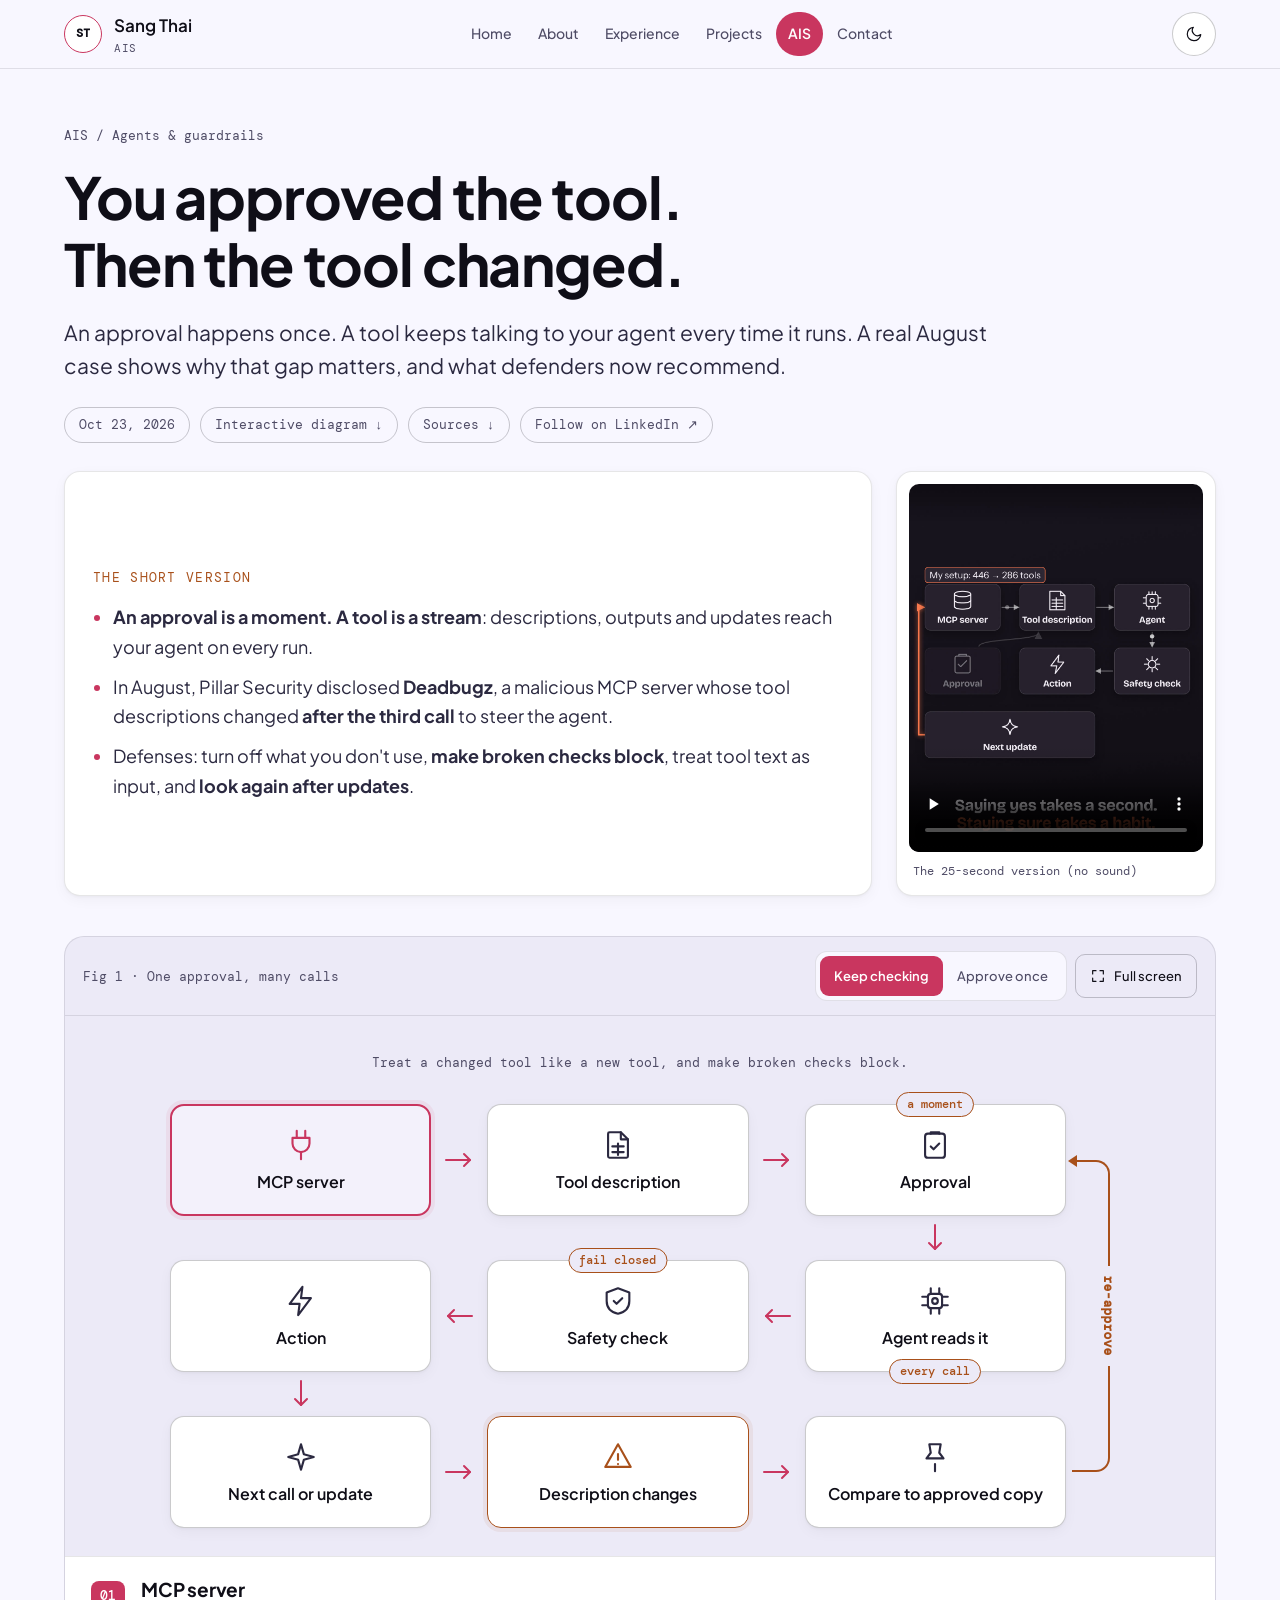
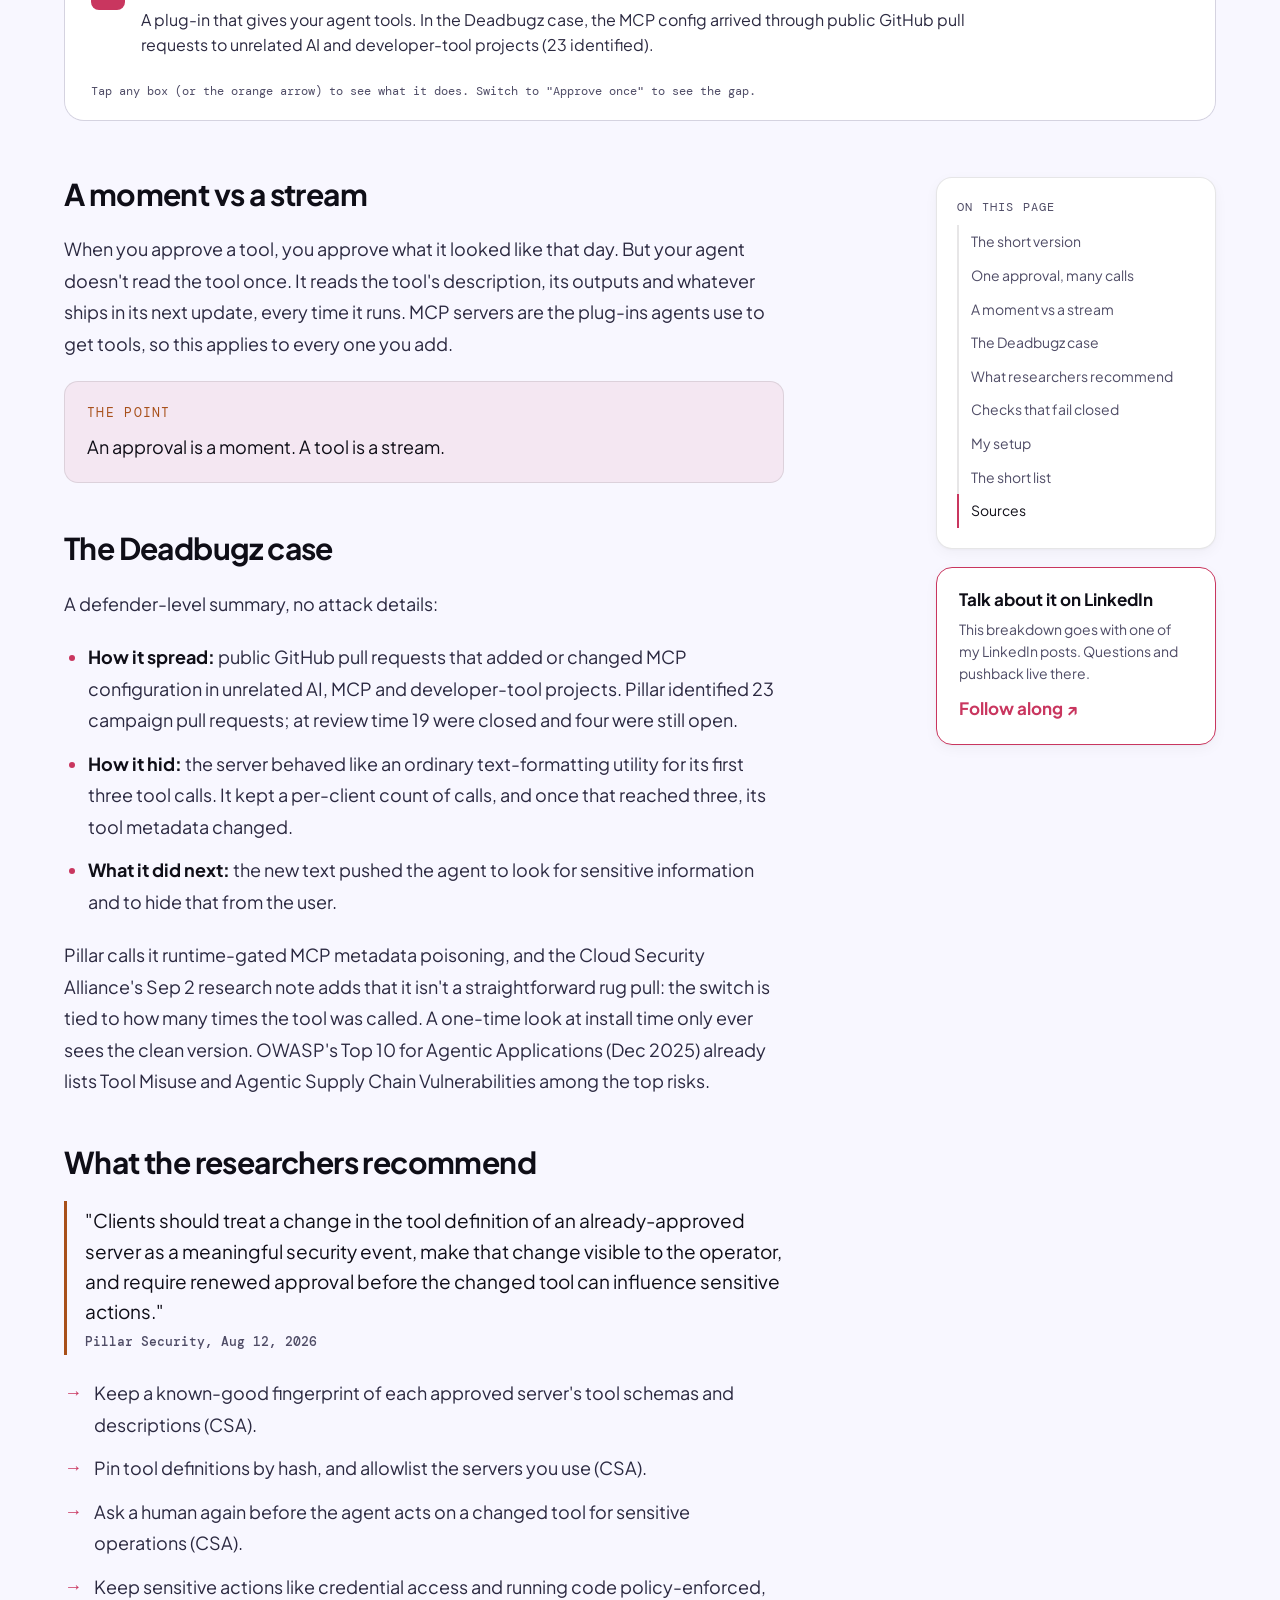
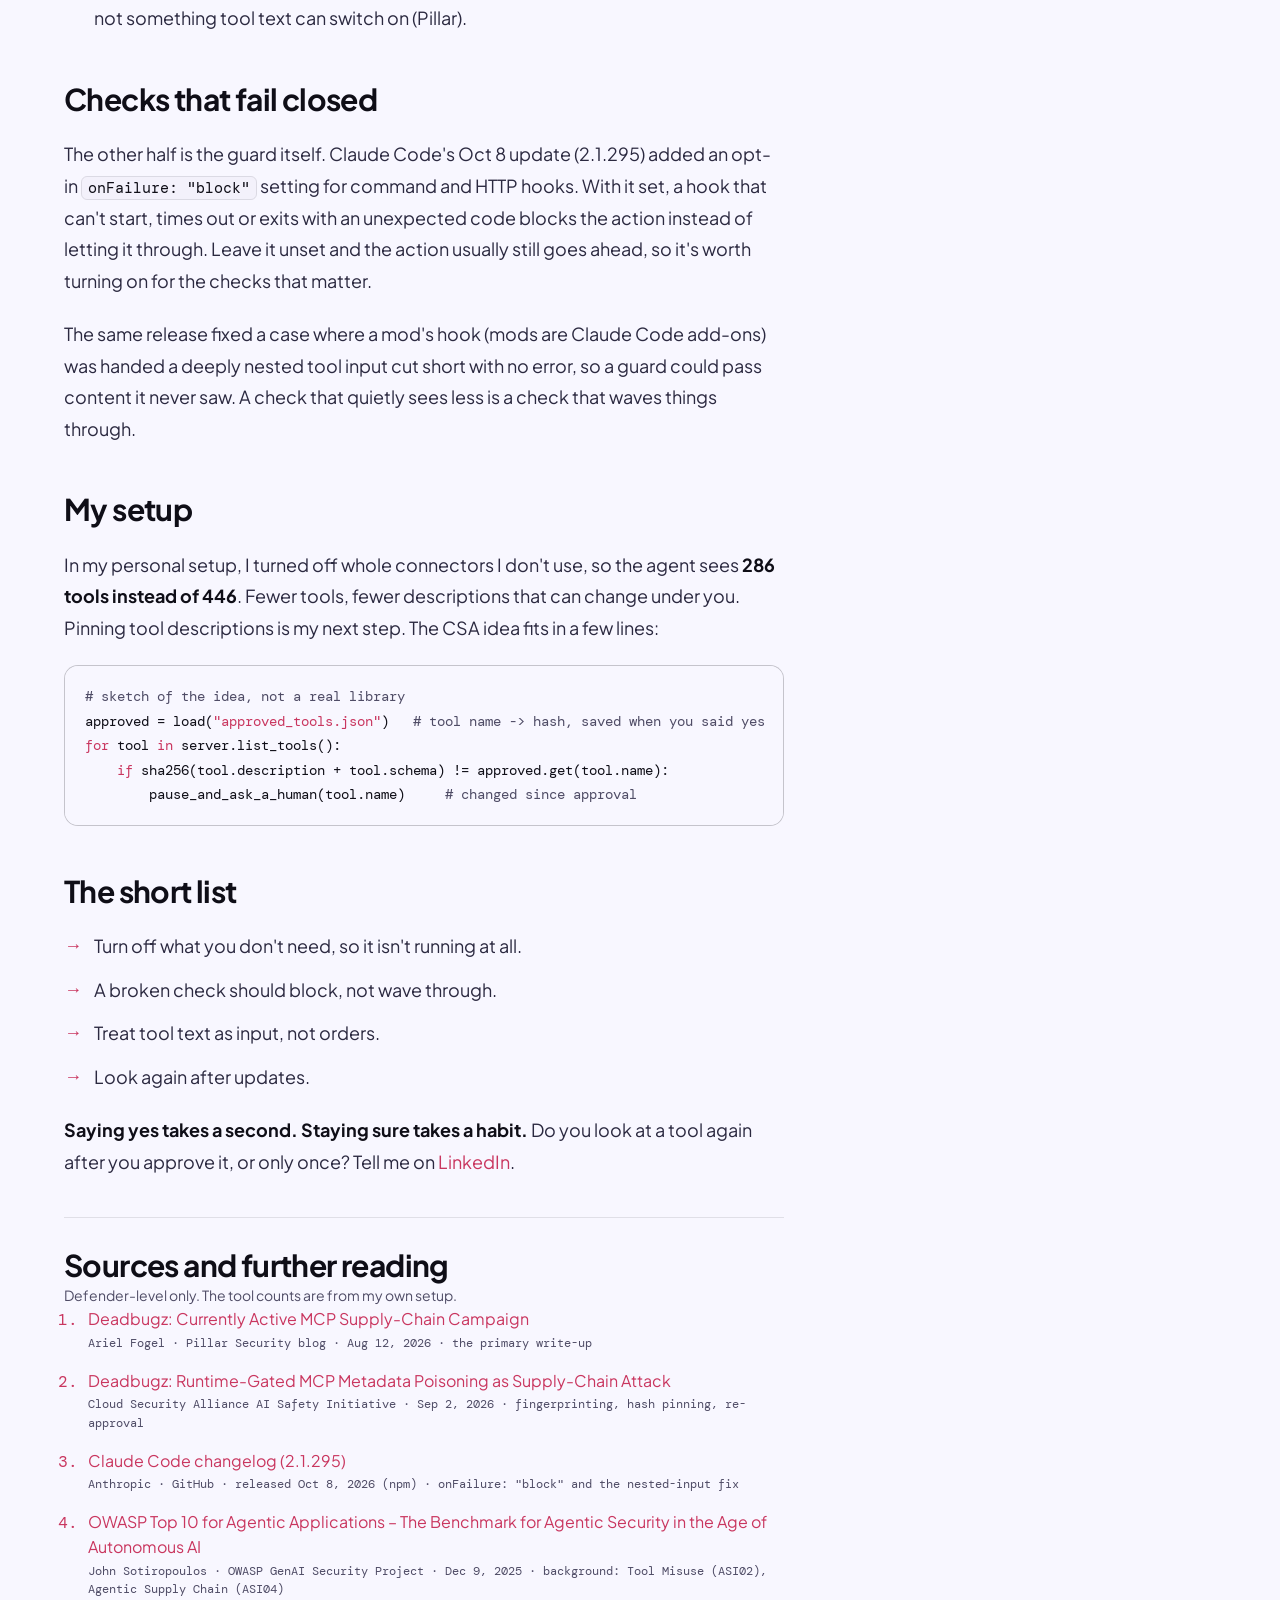
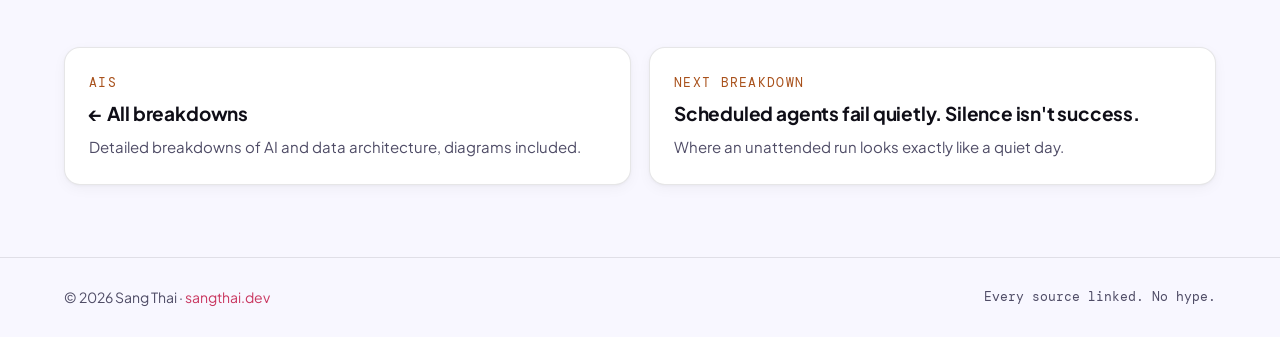
<file: field/approved-the-tool-then-it-changed/index.html>
<!DOCTYPE html>
<html lang="en" data-theme="light">
<head>
  <meta charset="UTF-8" />
  <meta name="viewport" content="width=device-width, initial-scale=1, viewport-fit=cover" />
  <script>(function(){var t;try{t=localStorage.getItem('theme')}catch(e){}document.documentElement.setAttribute('data-theme',t==='dark'?'dark':'light')})();</script>
  <title>You approved the tool. Then the tool changed. &mdash; AIS</title>
  <meta name="description" content="An approval is a moment; a tool is a stream. Pillar Security&#x27;s Deadbugz (Aug 2026) changed its MCP tool descriptions after the third call. Defenses: pin tool definitions, re-approve on change, make broken checks block." />
  <link rel="canonical" href="https://sangthai.dev/field/approved-the-tool-then-it-changed/" />
  <meta property="og:type" content="article" />
  <meta property="og:title" content="You approved the tool. Then the tool changed." />
  <meta property="og:description" content="An approval is a moment. A tool is a stream. The Deadbugz case, an interactive diagram and every source." />
  <meta property="og:url" content="https://sangthai.dev/field/approved-the-tool-then-it-changed/" />
  <meta property="og:image" content="https://sangthai.dev/field/approved-the-tool-then-it-changed/media/og.jpg" />
  <meta property="article:published_time" content="2026-10-23" />
  <meta name="twitter:card" content="summary_large_image" />
  <meta name="theme-color" content="#F8F7FF" />
  <link rel="icon" type="image/svg+xml" href="../../favicon.svg" />
  <link rel="preconnect" href="https://fonts.googleapis.com" />
  <link rel="preconnect" href="https://fonts.gstatic.com" crossorigin />
  <link href="https://fonts.googleapis.com/css2?family=Plus+Jakarta+Sans:wght@400;500;600;700&family=DM+Mono:wght@400;500&display=swap" rel="stylesheet" />
  <link rel="stylesheet" href="../assets/field.css" />
</head>
<body>
  <a class="skip" href="#main">Skip to content</a>
  <div class="progress" aria-hidden="true"><span></span></div>

  <header class="site-header">
    <div class="wrap">
      <a class="brand" href="../../" aria-label="Sang Thai, home">
        <span class="brand__avatar" aria-hidden="true">ST</span>
        <span>Sang Thai<span class="brand__sub">AIS</span></span>
      </a>
      <nav class="nav" aria-label="Main">
        <a href="../../#home">Home</a>
        <a href="../../#about">About</a>
        <a href="../../#resume">Experience</a>
        <a href="../../#portfolio">Projects</a>
        <a href="../" aria-current="page">AIS</a>
        <a href="../../#contact">Contact</a>
      </nav>
      <div class="header-actions">
        <a class="back-home" href="../">All breakdowns</a>
        <button class="icon-btn" type="button" data-theme-toggle aria-label="Switch theme">
          <svg class="theme-icon-moon" viewBox="0 0 24 24" fill="none" stroke="currentColor" stroke-width="1.6" stroke-linecap="round" stroke-linejoin="round" aria-hidden="true"><path d="M21 12.79A9 9 0 1 1 11.21 3 7 7 0 0 0 21 12.79z"/></svg>
          <svg class="theme-icon-sun" viewBox="0 0 24 24" fill="none" stroke="currentColor" stroke-width="1.6" stroke-linecap="round" stroke-linejoin="round" aria-hidden="true"><circle cx="12" cy="12" r="5"/><path d="M12 1v2M12 21v2M4.22 4.22l1.42 1.42M18.36 18.36l1.42 1.42M1 12h2M21 12h2M4.22 19.78l1.42-1.42M18.36 5.64l1.42-1.42"/></svg>
        </button>
      </div>
    </div>
  </header>

  <main id="main">
    <div class="wrap">
      <section class="post-head">
        <div class="crumbs"><a href="../">AIS</a><span aria-hidden="true">/</span><span>Agents &amp; guardrails</span></div>
        <h1>You approved the tool. Then the tool changed.</h1>
        <p class="dek">An approval happens once. A tool keeps talking to your agent every time it runs. A real August case shows why that gap matters, and what defenders now recommend.</p>
        <div class="meta">
          <span class="pill">Oct 23, 2026</span>
          <a class="pill" href="#diagram">Interactive diagram ↓</a>
          <a class="pill" href="#sources">Sources ↓</a>
          <a class="pill" href="https://www.linkedin.com/in/sang-thai" target="_blank" rel="noopener noreferrer">Follow on LinkedIn ↗</a>
        </div>
      </section>

      <div class="intro-grid" id="tldr">
        <div class="panel tldr">
          <span class="kicker">The short version</span>
          <ul>
            <li><strong>An approval is a moment. A tool is a stream</strong>: descriptions, outputs and updates reach your agent on every run.</li>
            <li>In August, Pillar Security disclosed <strong>Deadbugz</strong>, a malicious MCP server whose tool descriptions changed <strong>after the third call</strong> to steer the agent.</li>
            <li>Defenses: turn off what you don't use, <strong>make broken checks block</strong>, treat tool text as input, and <strong>look again after updates</strong>.</li>
          </ul>
        </div>
        <figure class="panel video" style="margin:0">
          <video controls playsinline preload="none" poster="media/cover.jpg" width="1080" height="1350">
            <source src="media/post-20.mp4" type="video/mp4" />
          </video>
          <figcaption>The 25-second version (no sound)</figcaption>
        </figure>
      </div>

      <!-- ===== DIAGRAM ===== -->
      <figure class="diagram" id="diagram" data-mode="habit" aria-labelledby="diagram-cap">
        <div class="diagram__bar">
          <span class="diagram__title" id="diagram-cap">Fig 1 · One approval, many calls</span>
          <div class="diagram__tools">
            <div class="seg" role="group" aria-label="Show path">
              <button type="button" data-mode-btn="habit" data-note="Treat a changed tool like a new tool, and make broken checks block.">Keep checking</button>
              <button type="button" data-mode-btn="once" data-note="The usual setup: one approval, then trust forever. The change slips straight through.">Approve once</button>
            </div>
            <button type="button" class="tool-btn" data-fullscreen><svg viewBox="0 0 24 24" fill="none" stroke="currentColor" stroke-width="1.8" stroke-linecap="round" stroke-linejoin="round" aria-hidden="true"><path d="M4 9V4h5M20 9V4h-5M4 15v5h5M20 15v5h-5"/></svg><span>Full screen</span></button>
          </div>
        </div>

        <div class="diagram__stage">
          <p class="diagram__title" data-mode-note aria-live="polite" style="text-align:center;margin:0 0 30px"></p>
          <div class="flow">
            <button type="button" class="node" style="--c:1;--r:1;--o:1" data-node data-path="once habit" data-num="01" data-title="MCP server" data-desc="A plug-in that gives your agent tools. In the Deadbugz case, the MCP config arrived through public GitHub pull requests to unrelated AI and developer-tool projects (23 identified).">
              <svg viewBox="0 0 24 24" aria-hidden="true"><path d="M9 2v5M15 2v5"/><path d="M6 7h12v4a6 6 0 0 1-12 0z"/><path d="M12 17v5"/></svg>MCP server</button>
            <div class="arrow" style="--c:2;--r:1;--o:2" data-path="habit once" aria-hidden="true"><svg viewBox="0 0 30 18"><path d="M2 9h24"/><path d="M20 3l6 6-6 6"/></svg></div>
            <button type="button" class="node" style="--c:3;--r:1;--o:3" data-node data-path="once habit" data-num="02" data-title="Tool description" data-desc="The text that tells the agent what each tool does. The agent reads it on every run, not just the day you approved it.">
              <svg viewBox="0 0 24 24" aria-hidden="true"><path d="M14 3H6a1 1 0 0 0-1 1v16a1 1 0 0 0 1 1h12a1 1 0 0 0 1-1V8z"/><path d="M14 3v5h5"/><path d="M8 13h8M8 17h8M12 11v8"/></svg>Tool description</button>
            <div class="arrow" style="--c:4;--r:1;--o:4" data-path="habit once" aria-hidden="true"><svg viewBox="0 0 30 18"><path d="M2 9h24"/><path d="M20 3l6 6-6 6"/></svg></div>
            <button type="button" class="node" style="--c:5;--r:1;--o:5" data-node data-path="once habit" data-num="03" data-title="Approval" data-desc="You look at the tool once and say yes. Deadbugz behaved like an ordinary text-formatting utility for its first three tool calls, so a one-time look saw the clean version.">
              <span class="node__badge">a moment</span><svg viewBox="0 0 24 24" aria-hidden="true"><rect x="5" y="4" width="14" height="17" rx="2"/><path d="M9 4V3h6v1"/><path d="M9 13l2 2 4-4"/></svg>Approval</button>
            <div class="arrow arrow--down" style="--c:5;--r:2;--o:6" data-path="habit once" aria-hidden="true"><svg viewBox="0 0 30 18"><path d="M2 9h24"/><path d="M20 3l6 6-6 6"/></svg></div>
            <button type="button" class="node node--badge-low" style="--c:5;--r:3;--o:7" data-node data-path="once habit" data-num="04" data-title="Agent reads it" data-desc="Tool text flows into the agent&#x27;s context every time it runs: descriptions, outputs, whatever ships in the next update.">
              <span class="node__badge">every call</span><svg viewBox="0 0 24 24" aria-hidden="true"><rect x="7" y="7" width="10" height="10" rx="2"/><circle cx="12" cy="12" r="2"/><path d="M9 3v4M15 3v4M9 17v4M15 17v4M3 9h4M3 15h4M17 9h4M17 15h4"/></svg>Agent reads it</button>
            <div class="arrow arrow--left" style="--c:4;--r:3;--o:8" data-path="habit" aria-hidden="true"><svg viewBox="0 0 30 18"><path d="M2 9h24"/><path d="M20 3l6 6-6 6"/></svg></div>
            <button type="button" class="node" style="--c:3;--r:3;--o:9" data-node data-path="habit" data-num="05" data-title="Safety check" data-desc="A hook or guard that can stop an action. Claude Code 2.1.295 (Oct 8) added an opt-in onFailure: &quot;block&quot; for command and HTTP hooks: with it set, a hook that can&#x27;t start, times out or exits with an unexpected code blocks the action instead of letting it through. The same release fixed a mod&#x27;s hook being handed a deeply nested tool input cut short with no error.">
              <span class="node__badge">fail closed</span><svg viewBox="0 0 24 24" aria-hidden="true"><path d="M12 3l8 3v6c0 5-3.5 8-8 9-4.5-1-8-4-8-9V6z"/><path d="M9 12l2 2 4-4"/></svg>Safety check</button>
            <div class="arrow arrow--left" style="--c:2;--r:3;--o:10" data-path="habit" aria-hidden="true"><svg viewBox="0 0 30 18"><path d="M2 9h24"/><path d="M20 3l6 6-6 6"/></svg></div>
            <button type="button" class="node" style="--c:1;--r:3;--o:11" data-node data-path="once habit" data-num="06" data-title="Action" data-desc="The agent does the thing. Pillar&#x27;s advice: sensitive actions like credential access and running code should stay policy-enforced, not follow instructions that arrive in tool text.">
              <svg viewBox="0 0 24 24" aria-hidden="true"><path d="M13 2L4 14h7l-1 8 9-12h-7z"/></svg>Action</button>
            <div class="arrow arrow--down" style="--c:1;--r:4;--o:12" data-path="habit once" aria-hidden="true"><svg viewBox="0 0 30 18"><path d="M2 9h24"/><path d="M20 3l6 6-6 6"/></svg></div>
            <button type="button" class="node" style="--c:1;--r:5;--o:13" data-node data-path="once habit" data-num="07" data-title="Next call or update" data-desc="Deadbugz kept a per-client count of tool calls. Once it reached three, its tool metadata changed.">
              <svg viewBox="0 0 24 24" aria-hidden="true"><path d="M12 3l2 7 7 2-7 2-2 7-2-7-7-2 7-2z"/></svg>Next call or update</button>
            <div class="arrow" style="--c:2;--r:5;--o:14" data-path="habit once" aria-hidden="true"><svg viewBox="0 0 30 18"><path d="M2 9h24"/><path d="M20 3l6 6-6 6"/></svg></div>
            <button type="button" class="node node--hot" style="--c:3;--r:5;--o:15" data-node data-path="once habit" data-num="08" data-title="Description changes" data-desc="The new text pushed the agent to look for sensitive information and to hide that from the user. Nothing about the approval changed. The tool did.">
              <svg viewBox="0 0 24 24" aria-hidden="true"><path d="M12 3l9 16H3z"/><path d="M12 10v4M12 17h.01"/></svg>Description changes</button>
            <div class="arrow" style="--c:4;--r:5;--o:16" data-path="habit" aria-hidden="true"><svg viewBox="0 0 30 18"><path d="M2 9h24"/><path d="M20 3l6 6-6 6"/></svg></div>
            <button type="button" class="node" style="--c:5;--r:5;--o:17" data-node data-path="habit" data-num="09" data-title="Compare to the approved copy" data-desc="Keep a known-good fingerprint of each approved server&#x27;s tool schemas and descriptions (CSA). If the text changes, treat it as a security event and ask a human again before sensitive actions.">
              <svg viewBox="0 0 24 24" aria-hidden="true"><path d="M12 17v5"/><path d="M8 3h8l-1 6 3 4H6l3-4z"/></svg>Compare to approved copy</button>
            <div class="loop" style="--c:6;--r:1 / 6" data-path="habit">
              <button type="button" class="loop__label" data-node data-num="↺" data-title="Back to approval" data-desc="A change in the tool definition of an already-approved server is a meaningful security event (Pillar). Send it back through approval instead of trusting the old yes.">re-approve</button>
            </div>
            <button type="button" class="loop-note" data-node data-path="habit" data-num="↺" data-title="Back to approval" data-desc="A change in the tool definition of an already-approved server is a meaningful security event (Pillar). Send it back through approval instead of trusting the old yes.">↺ re-approve: back to approval</button>
          </div>
          
        </div>

        <div class="diagram__detail" aria-live="polite">
          <span class="num" data-detail-num>01</span>
          <div>
            <h3 data-detail-title>MCP server</h3>
            <p data-detail-text></p>
          </div>
        </div>
        <div class="diagram__hint">Tap any box (or the orange arrow) to see what it does. Switch to &quot;Approve once&quot; to see the gap.</div>
      </figure>

      <div class="post-body">
        <article class="prose">
          <h2 id="stream">A moment vs a stream</h2>
          <p>When you approve a tool, you approve what it looked like that day. But your agent doesn't read the tool once. It reads the tool's description, its outputs and whatever ships in its next update, every time it runs. MCP servers are the plug-ins agents use to get tools, so this applies to every one you add.</p>
          <div class="callout">
            <span class="kicker">The point</span>
            An approval is a moment. A tool is a stream.
          </div>

          <h2 id="case">The Deadbugz case</h2>
          <p>A defender-level summary, no attack details:</p>
          <ul>
            <li><strong>How it spread:</strong> public GitHub pull requests that added or changed MCP configuration in unrelated AI, MCP and developer-tool projects. Pillar identified 23 campaign pull requests; at review time 19 were closed and four were still open.</li>
            <li><strong>How it hid:</strong> the server behaved like an ordinary text-formatting utility for its first three tool calls. It kept a per-client count of calls, and once that reached three, its tool metadata changed.</li>
            <li><strong>What it did next:</strong> the new text pushed the agent to look for sensitive information and to hide that from the user.</li>
          </ul>
          <p>Pillar calls it runtime-gated MCP metadata poisoning, and the Cloud Security Alliance's Sep 2 research note adds that it isn't a straightforward rug pull: the switch is tied to how many times the tool was called. A one-time look at install time only ever sees the clean version. OWASP's Top 10 for Agentic Applications (Dec 2025) already lists Tool Misuse and Agentic Supply Chain Vulnerabilities among the top risks.</p>

          <h2 id="defend">What the researchers recommend</h2>
          <blockquote>"Clients should treat a change in the tool definition of an already-approved server as a meaningful security event, make that change visible to the operator, and require renewed approval before the changed tool can influence sensitive actions."<cite>Pillar Security, Aug 12, 2026</cite></blockquote>
          <ul class="checks">
            <li>Keep a known-good fingerprint of each approved server's tool schemas and descriptions (CSA).</li>
            <li>Pin tool definitions by hash, and allowlist the servers you use (CSA).</li>
            <li>Ask a human again before the agent acts on a changed tool for sensitive operations (CSA).</li>
            <li>Keep sensitive actions like credential access and running code policy-enforced, not something tool text can switch on (Pillar).</li>
          </ul>

          <h2 id="failclosed">Checks that fail closed</h2>
          <p>The other half is the guard itself. Claude Code's Oct 8 update (2.1.295) added an opt-in <code>onFailure: "block"</code> setting for command and HTTP hooks. With it set, a hook that can't start, times out or exits with an unexpected code blocks the action instead of letting it through. Leave it unset and the action usually still goes ahead, so it's worth turning on for the checks that matter.</p>
          <p>The same release fixed a case where a mod's hook (mods are Claude Code add-ons) was handed a deeply nested tool input cut short with no error, so a guard could pass content it never saw. A check that quietly sees less is a check that waves things through.</p>

          <h2 id="mine">My setup</h2>
          <p>In my personal setup, I turned off whole connectors I don't use, so the agent sees <strong>286 tools instead of 446</strong>. Fewer tools, fewer descriptions that can change under you. Pinning tool descriptions is my next step. The CSA idea fits in a few lines:</p>
<pre class="code"><span class="d"># sketch of the idea, not a real library</span>
approved = load(<span class="k">"approved_tools.json"</span>)   <span class="d"># tool name -> hash, saved when you said yes</span>
<span class="k">for</span> tool <span class="k">in</span> server.list_tools():
    <span class="k">if</span> sha256(tool.description + tool.schema) != approved.get(tool.name):
        pause_and_ask_a_human(tool.name)     <span class="d"># changed since approval</span></pre>

          <h2 id="checklist">The short list</h2>
          <ul class="checks">
            <li>Turn off what you don't need, so it isn't running at all.</li>
            <li>A broken check should block, not wave through.</li>
            <li>Treat tool text as input, not orders.</li>
            <li>Look again after updates.</li>
          </ul>
          <p><strong>Saying yes takes a second. Staying sure takes a habit.</strong> Do you look at a tool again after you approve it, or only once? Tell me on <a href="https://www.linkedin.com/in/sang-thai" target="_blank" rel="noopener noreferrer">LinkedIn</a>.</p>

          <section class="sources" id="sources" aria-labelledby="sources-h">
            <h2 id="sources-h">Sources and further reading</h2>
            <p class="note">Defender-level only. The tool counts are from my own setup.</p>
            <ol>
              <li><a href="https://www.pillar.security/blog/deadbugz-currently-active-mcp-supply-chain-campaign" target="_blank" rel="noopener noreferrer">Deadbugz: Currently Active MCP Supply-Chain Campaign</a> <span class="src-meta">Ariel Fogel · Pillar Security blog · Aug 12, 2026 · the primary write-up</span></li>
              <li><a href="https://labs.cloudsecurityalliance.org/research/csa-research-note-deadbugz-mcp-metadata-poisoning-20260902-c/" target="_blank" rel="noopener noreferrer">Deadbugz: Runtime-Gated MCP Metadata Poisoning as Supply-Chain Attack</a> <span class="src-meta">Cloud Security Alliance AI Safety Initiative · Sep 2, 2026 · fingerprinting, hash pinning, re-approval</span></li>
              <li><a href="https://github.com/anthropics/claude-code/blob/main/CHANGELOG.md" target="_blank" rel="noopener noreferrer">Claude Code changelog (2.1.295)</a> <span class="src-meta">Anthropic · GitHub · released Oct 8, 2026 (npm) · onFailure: &quot;block&quot; and the nested-input fix</span></li>
              <li><a href="https://genai.owasp.org/2025/12/09/owasp-top-10-for-agentic-applications-the-benchmark-for-agentic-security-in-the-age-of-autonomous-ai/" target="_blank" rel="noopener noreferrer">OWASP Top 10 for Agentic Applications – The Benchmark for Agentic Security in the Age of Autonomous AI</a> <span class="src-meta">John Sotiropoulos · OWASP GenAI Security Project · Dec 9, 2025 · background: Tool Misuse (ASI02), Agentic Supply Chain (ASI04)</span></li>
            </ol>
          </section>
        </article>

        <aside class="toc">
          <nav class="panel" aria-label="On this page">
            <span class="kicker">On this page</span>
            <a href="#tldr">The short version</a>
            <a href="#diagram">One approval, many calls</a>
            <a href="#stream">A moment vs a stream</a>
            <a href="#case">The Deadbugz case</a>
            <a href="#defend">What researchers recommend</a>
            <a href="#failclosed">Checks that fail closed</a>
            <a href="#mine">My setup</a>
            <a href="#checklist">The short list</a>
            <a href="#sources">Sources</a>
          </nav>
          <div class="panel cta">
            <h3>Talk about it on LinkedIn</h3>
            <p>This breakdown goes with one of my LinkedIn posts. Questions and pushback live there.</p>
            <a href="https://www.linkedin.com/in/sang-thai" target="_blank" rel="noopener noreferrer"><strong>Follow along ↗</strong></a>
          </div>
        </aside>
      </div>

      <div class="post-end">
        <a class="panel" href="../">
          <span class="kicker">AIS</span>
          <h3>← All breakdowns</h3>
          <p>Detailed breakdowns of AI and data architecture, diagrams included.</p>
        </a>
        <a class="panel" href="../scheduled-agents-fail-quietly/">
          <span class="kicker">Next breakdown</span>
          <h3>Scheduled agents fail quietly. Silence isn&#x27;t success.</h3>
          <p>Where an unattended run looks exactly like a quiet day.</p>
        </a>
      </div>
    </div>
  </main>

  <footer class="site-footer">
    <div class="wrap">
      <span>&copy; 2026 Sang Thai · <a href="../../">sangthai.dev</a></span>
      <span class="mono">Every source linked. No hype.</span>
    </div>
  </footer>

  <script src="../assets/field.js" defer></script>
</body>
</html>
</file>
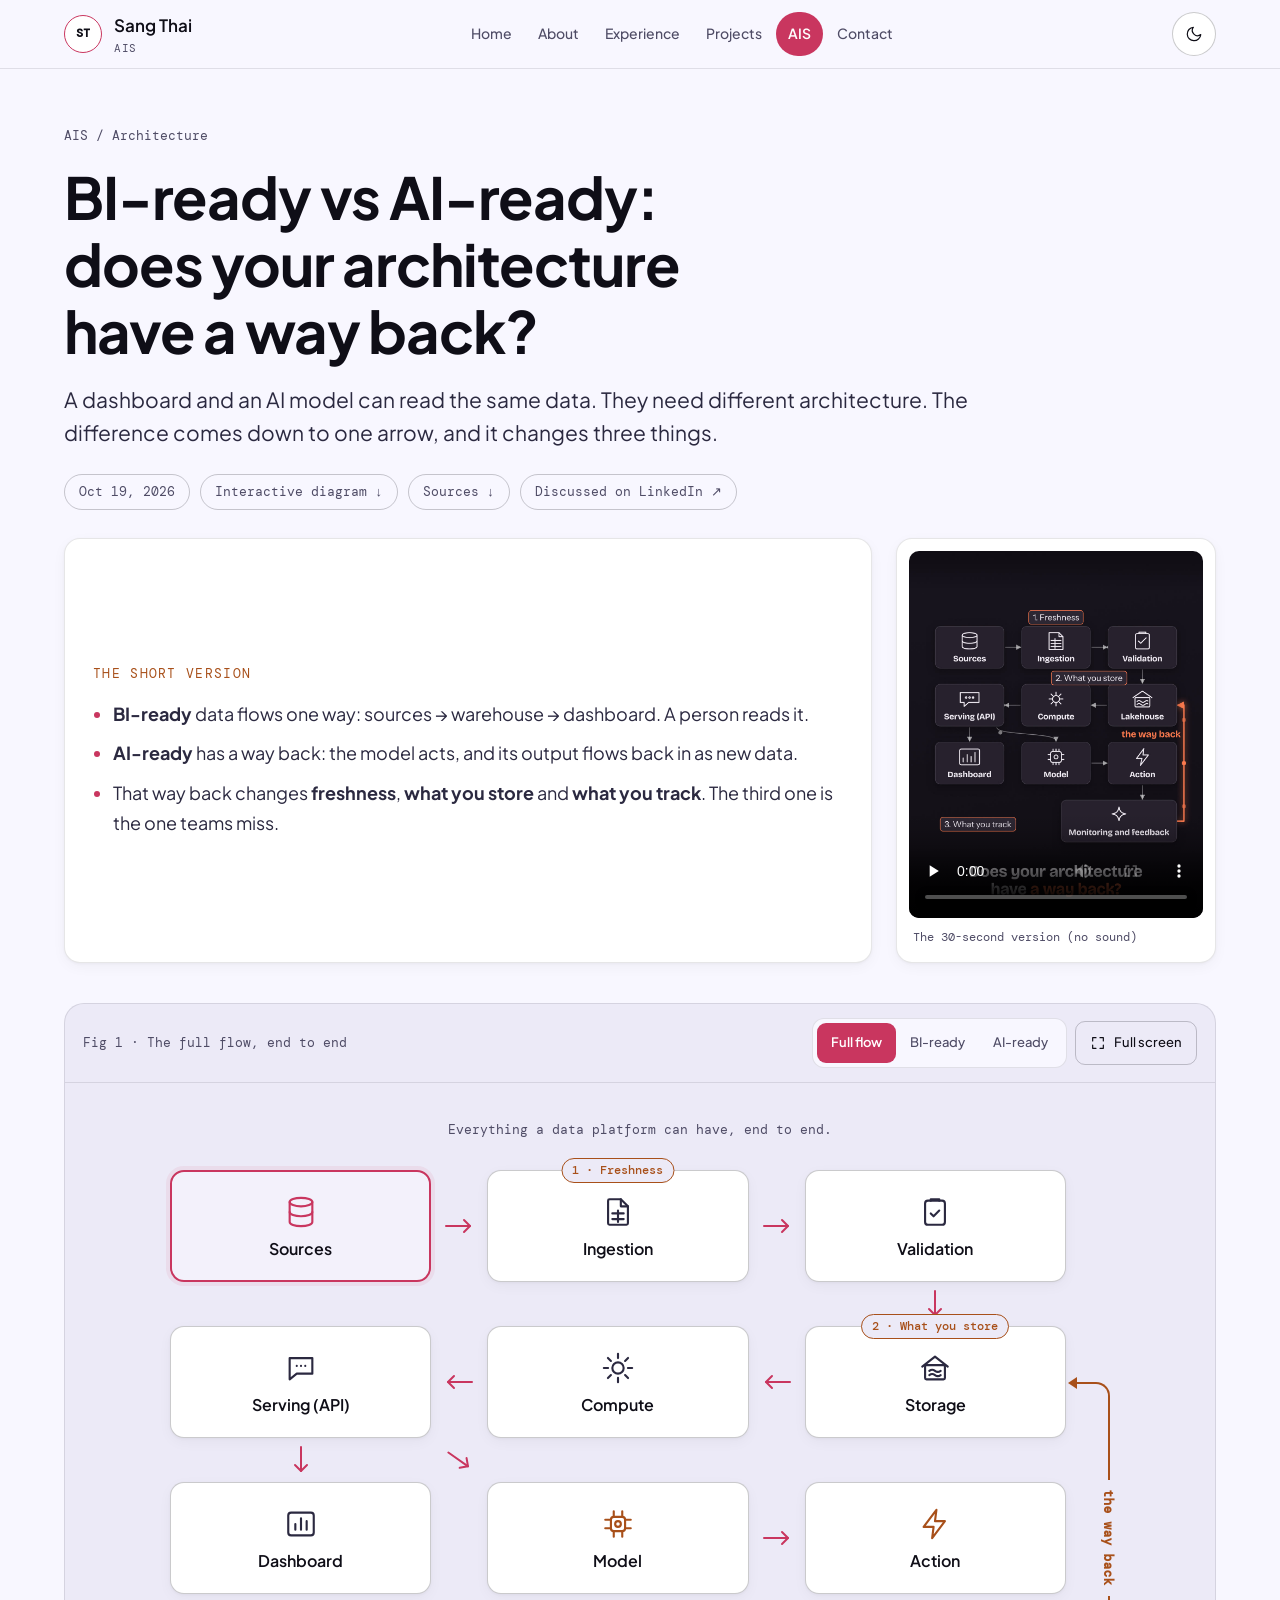
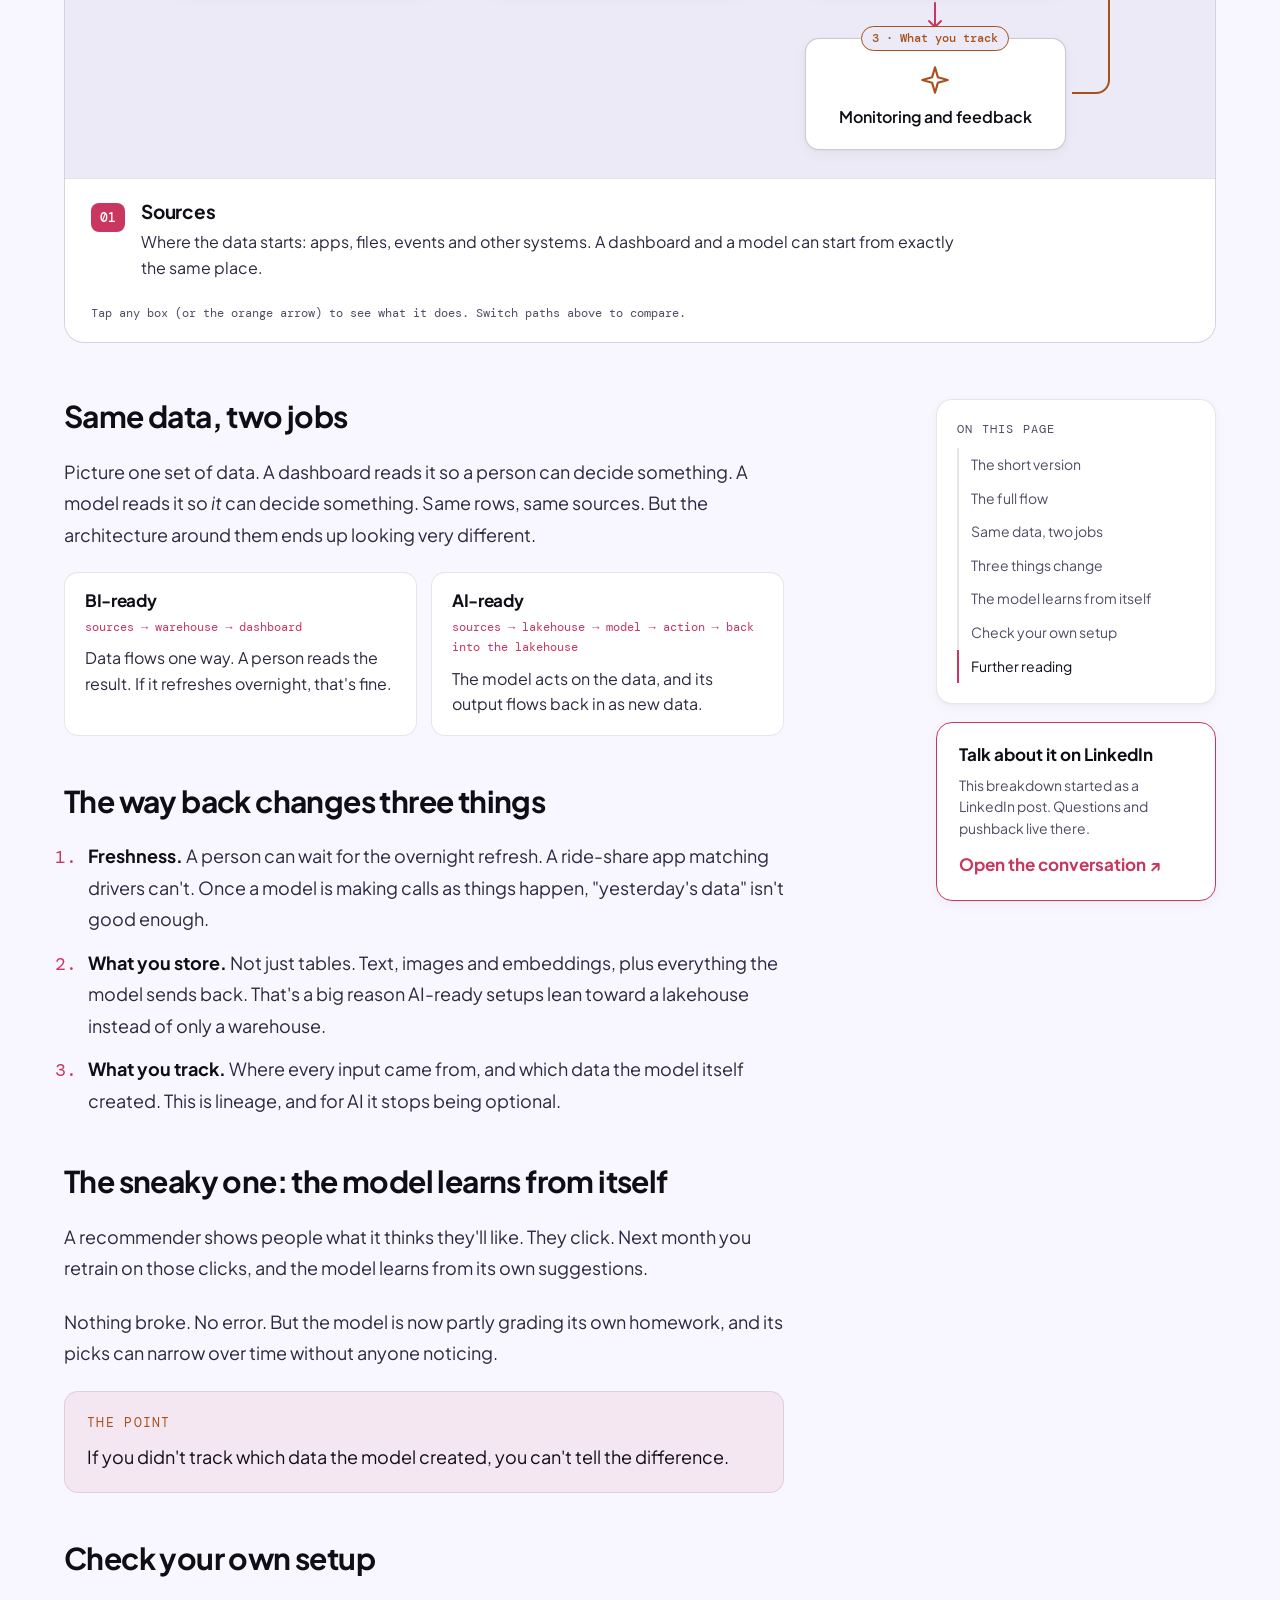
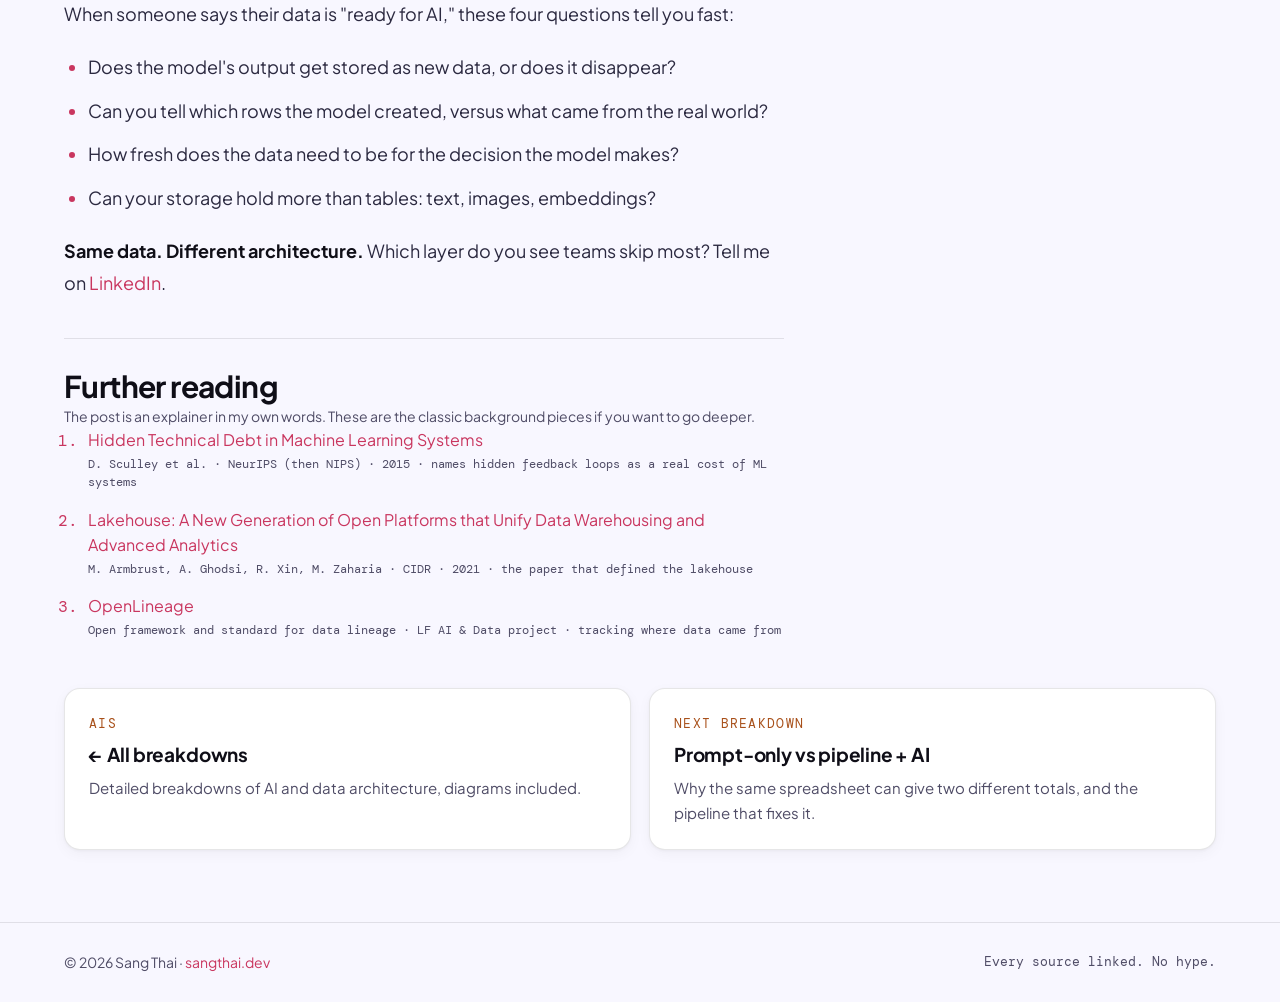
<file: field/bi-ready-vs-ai-ready/index.html>
<!DOCTYPE html>
<html lang="en" data-theme="light">
<head>
  <meta charset="UTF-8" />
  <meta name="viewport" content="width=device-width, initial-scale=1, viewport-fit=cover" />
  <script>(function(){var t;try{t=localStorage.getItem('theme')}catch(e){}document.documentElement.setAttribute('data-theme',t==='dark'?'dark':'light')})();</script>
  <title>BI-ready vs AI-ready: does your architecture have a way back? &mdash; AIS</title>
  <meta name="description" content="A dashboard and an AI model can read the same data, but they need different architecture. The difference is the way back, and it changes freshness, what you store and what you track." />
  <link rel="canonical" href="https://sangthai.dev/field/bi-ready-vs-ai-ready/" />
  <meta property="og:type" content="article" />
  <meta property="og:title" content="BI-ready vs AI-ready: does your architecture have a way back?" />
  <meta property="og:description" content="Same data. Different architecture. The full end-to-end flow, with an interactive diagram and sources." />
  <meta property="og:url" content="https://sangthai.dev/field/bi-ready-vs-ai-ready/" />
  <meta property="og:image" content="https://sangthai.dev/field/bi-ready-vs-ai-ready/media/og.jpg" />
  <meta property="article:published_time" content="2026-10-19" />
  <meta name="twitter:card" content="summary_large_image" />
  <meta name="theme-color" content="#F8F7FF" />
  <link rel="icon" type="image/svg+xml" href="../../favicon.svg" />
  <link rel="preconnect" href="https://fonts.googleapis.com" />
  <link rel="preconnect" href="https://fonts.gstatic.com" crossorigin />
  <link href="https://fonts.googleapis.com/css2?family=Plus+Jakarta+Sans:wght@400;500;600;700&family=DM+Mono:wght@400;500&display=swap" rel="stylesheet" />
  <link rel="stylesheet" href="../assets/field.css" />
</head>
<body>
  <a class="skip" href="#main">Skip to content</a>
  <div class="progress" aria-hidden="true"><span></span></div>

  <header class="site-header">
    <div class="wrap">
      <a class="brand" href="../../" aria-label="Sang Thai, home">
        <span class="brand__avatar" aria-hidden="true">ST</span>
        <span>Sang Thai<span class="brand__sub">AIS</span></span>
      </a>
      <nav class="nav" aria-label="Main">
        <a href="../../#home">Home</a>
        <a href="../../#about">About</a>
        <a href="../../#resume">Experience</a>
        <a href="../../#portfolio">Projects</a>
        <a href="../" aria-current="page">AIS</a>
        <a href="../../#contact">Contact</a>
      </nav>
      <div class="header-actions">
        <a class="back-home" href="../">All breakdowns</a>
        <button class="icon-btn" type="button" data-theme-toggle aria-label="Switch theme">
          <svg class="theme-icon-moon" viewBox="0 0 24 24" fill="none" stroke="currentColor" stroke-width="1.6" stroke-linecap="round" stroke-linejoin="round" aria-hidden="true"><path d="M21 12.79A9 9 0 1 1 11.21 3 7 7 0 0 0 21 12.79z"/></svg>
          <svg class="theme-icon-sun" viewBox="0 0 24 24" fill="none" stroke="currentColor" stroke-width="1.6" stroke-linecap="round" stroke-linejoin="round" aria-hidden="true"><circle cx="12" cy="12" r="5"/><path d="M12 1v2M12 21v2M4.22 4.22l1.42 1.42M18.36 18.36l1.42 1.42M1 12h2M21 12h2M4.22 19.78l1.42-1.42M18.36 5.64l1.42-1.42"/></svg>
        </button>
      </div>
    </div>
  </header>

  <main id="main">
    <div class="wrap">
      <section class="post-head">
        <div class="crumbs"><a href="../">AIS</a><span aria-hidden="true">/</span><span>Architecture</span></div>
        <h1>BI-ready vs AI-ready: does your architecture have a way back?</h1>
        <p class="dek">A dashboard and an AI model can read the same data. They need different architecture. The difference comes down to one arrow, and it changes three things.</p>
        <div class="meta">
          <span class="pill">Oct 19, 2026</span>
          <a class="pill" href="#diagram">Interactive diagram ↓</a>
          <a class="pill" href="#sources">Sources ↓</a>
          <a class="pill" href="https://www.linkedin.com/in/sang-thai/recent-activity/all/" target="_blank" rel="noopener noreferrer">Discussed on LinkedIn ↗</a>
        </div>
      </section>

      <div class="intro-grid" id="tldr">
        <div class="panel tldr">
          <span class="kicker">The short version</span>
          <ul>
            <li><strong>BI-ready</strong> data flows one way: sources → warehouse → dashboard. A person reads it.</li>
            <li><strong>AI-ready</strong> has a way back: the model acts, and its output flows back in as new data.</li>
            <li>That way back changes <strong>freshness</strong>, <strong>what you store</strong> and <strong>what you track</strong>. The third one is the one teams miss.</li>
          </ul>
        </div>
        <figure class="panel video" style="margin:0">
          <video controls playsinline preload="none" poster="media/cover.jpg" width="1080" height="1350">
            <source src="media/post-22.mp4" type="video/mp4" />
          </video>
          <figcaption>The 30-second version (no sound)</figcaption>
        </figure>
      </div>

      <!-- ===== DIAGRAM ===== -->
      <figure class="diagram" id="diagram" data-mode="full" aria-labelledby="diagram-cap">
        <div class="diagram__bar">
          <span class="diagram__title" id="diagram-cap">Fig 1 · The full flow, end to end</span>
          <div class="diagram__tools">
            <div class="seg" role="group" aria-label="Show path">
              <button type="button" data-mode-btn="full" data-note="Everything a data platform can have, end to end.">Full flow</button>
              <button type="button" data-mode-btn="bi" data-note="BI-ready: one way. Sources to a dashboard, and a person reads it.">BI-ready</button>
              <button type="button" data-mode-btn="ai" data-note="AI-ready: the model acts, and its output flows back in as new data.">AI-ready</button>
            </div>
            <button type="button" class="tool-btn" data-fullscreen><svg viewBox="0 0 24 24" fill="none" stroke="currentColor" stroke-width="1.8" stroke-linecap="round" stroke-linejoin="round" aria-hidden="true"><path d="M4 9V4h5M20 9V4h-5M4 15v5h5M20 15v5h-5"/></svg><span>Full screen</span></button>
          </div>
        </div>

        <div class="diagram__stage">
          <p class="diagram__title" data-mode-note aria-live="polite" style="text-align:center;margin:0 0 30px"></p>
          <div class="flow">
            <button type="button" class="node" style="--c:1;--r:1;--o:1" data-node data-path="bi ai" data-num="01" data-title="Sources" data-desc="Where the data starts: apps, files, events and other systems. A dashboard and a model can start from exactly the same place.">
              <svg viewBox="0 0 24 24" aria-hidden="true"><ellipse cx="12" cy="5" rx="8" ry="3"/><path d="M4 5v14c0 1.7 3.6 3 8 3s8-1.3 8-3V5"/><path d="M4 12c0 1.7 3.6 3 8 3s8-1.3 8-3"/></svg>Sources</button>
            <div class="arrow" style="--c:2;--r:1;--o:2" data-path="bi ai" aria-hidden="true"><svg viewBox="0 0 30 18"><path d="M2 9h24"/><path d="M20 3l6 6-6 6"/></svg></div>
            <button type="button" class="node" style="--c:3;--r:1;--o:3" data-node data-path="bi ai" data-num="02" data-title="Ingestion · change 1: freshness" data-desc="Pulling data in. For a dashboard, an overnight batch is usually fine: a person can wait. For a model that acts in real time, like a ride-share app matching drivers, the data has to arrive fast.">
              <span class="node__badge">1 · Freshness</span>
              <svg viewBox="0 0 24 24" aria-hidden="true"><path d="M14 3H6a1 1 0 0 0-1 1v16a1 1 0 0 0 1 1h12a1 1 0 0 0 1-1V8z"/><path d="M14 3v5h5"/><path d="M8 13h8M8 17h8M12 11v8"/></svg>Ingestion</button>
            <div class="arrow" style="--c:4;--r:1;--o:4" data-path="bi ai" aria-hidden="true"><svg viewBox="0 0 30 18"><path d="M2 9h24"/><path d="M20 3l6 6-6 6"/></svg></div>
            <button type="button" class="node" style="--c:5;--r:1;--o:5" data-node data-path="bi ai" data-num="03" data-title="Validation" data-desc="Checks before anything else runs: missing fields, duplicates, wrong types. Bad data caught here never reaches a person or a model.">
              <svg viewBox="0 0 24 24" aria-hidden="true"><rect x="5" y="4" width="14" height="17" rx="2"/><path d="M9 4V3h6v1"/><path d="M9 13l2 2 4-4"/></svg>Validation</button>
            <div class="arrow arrow--down" style="--c:5;--r:2;--o:6" data-path="bi ai" aria-hidden="true"><svg viewBox="0 0 30 18"><path d="M2 9h24"/><path d="M20 3l6 6-6 6"/></svg></div>

            <button type="button" class="node" style="--c:5;--r:3;--o:7" data-node data-path="bi ai" data-num="04" data-title="Storage · change 2: what you store" data-desc="BI-ready usually means a warehouse of clean tables. AI-ready often means a lakehouse: it keeps tables, but also text, images and embeddings, plus whatever the model sends back.">
              <span class="node__badge">2 · What you store</span>
              <svg viewBox="0 0 24 24" aria-hidden="true"><path d="M3 11l9-7 9 7"/><rect x="5" y="10" width="14" height="10" rx="1"/><path d="M8 14c1.3-1 2.7-1 4 0s2.7 1 4 0"/><path d="M8 17c1.3-1 2.7-1 4 0s2.7 1 4 0"/></svg><span data-label-full="Storage" data-label-bi="Warehouse" data-label-ai="Lakehouse">Storage</span></button>
            <div class="arrow arrow--left" style="--c:4;--r:3;--o:8" data-path="bi ai" aria-hidden="true"><svg viewBox="0 0 30 18"><path d="M2 9h24"/><path d="M20 3l6 6-6 6"/></svg></div>
            <button type="button" class="node" style="--c:3;--r:3;--o:9" data-node data-path="bi ai" data-num="05" data-title="Compute" data-desc="Turning stored data into the numbers, aggregates and features that people and models use.">
              <svg viewBox="0 0 24 24" aria-hidden="true"><circle cx="12" cy="12" r="4"/><path d="M12 2v3M12 19v3M2 12h3M19 12h3M4.9 4.9l2.1 2.1M17 17l2.1 2.1M4.9 19.1L7 17M17 7l2.1-2.1"/></svg>Compute</button>
            <div class="arrow arrow--left" style="--c:2;--r:3;--o:10" data-path="bi ai" aria-hidden="true"><svg viewBox="0 0 30 18"><path d="M2 9h24"/><path d="M20 3l6 6-6 6"/></svg></div>
            <button type="button" class="node" style="--c:1;--r:3;--o:11" data-node data-path="bi ai" data-num="06" data-title="Serving (API)" data-desc="How results get out: to a dashboard for a person, or through an API to a model.">
              <svg viewBox="0 0 24 24" aria-hidden="true"><path d="M4 5h16v11H9l-5 4z"/><path d="M9 10.5h.01M12 10.5h.01M15 10.5h.01"/></svg>Serving (API)</button>

            <div class="arrow arrow--down" style="--c:1;--r:4;--o:12" data-path="bi ai" aria-hidden="true"><svg viewBox="0 0 30 18"><path d="M2 9h24"/><path d="M20 3l6 6-6 6"/></svg></div>
            <div class="arrow arrow--diag arrow--hide-sm" style="--c:2;--r:4" data-path="ai" aria-hidden="true"><svg viewBox="0 0 30 18"><path d="M2 9h24"/><path d="M20 3l6 6-6 6"/></svg></div>

            <div class="pair" style="--o:13">
              <button type="button" class="node" style="--c:1;--r:5" data-node data-path="bi" data-num="07a" data-title="Dashboard (BI-ready ends here)" data-desc="A person reads it and makes the call. If it refreshes overnight, that's fine. The data only flows one way.">
                <svg viewBox="0 0 24 24" aria-hidden="true"><rect x="3" y="4" width="18" height="16" rx="2"/><path d="M8 16v-4M12 16V8M16 16v-6"/></svg>Dashboard</button>
              <button type="button" class="node node--ai" style="--c:3;--r:5" data-node data-path="ai" data-num="07b" data-title="Model" data-desc="The model doesn't just read the data. It makes the call itself: a match, a recommendation, a score.">
                <svg viewBox="0 0 24 24" aria-hidden="true"><rect x="7" y="7" width="10" height="10" rx="2"/><circle cx="12" cy="12" r="2"/><path d="M9 3v4M15 3v4M9 17v4M15 17v4M3 9h4M3 15h4M17 9h4M17 15h4"/></svg>Model</button>
            </div>
            <div class="arrow" style="--c:4;--r:5;--o:14" data-path="ai" aria-hidden="true"><svg viewBox="0 0 30 18"><path d="M2 9h24"/><path d="M20 3l6 6-6 6"/></svg></div>
            <button type="button" class="node node--ai" style="--c:5;--r:5;--o:15" data-node data-path="ai" data-num="08" data-title="Action" data-desc="The model's call does something in the real world: a driver gets matched, a product gets shown, a message goes out.">
              <svg viewBox="0 0 24 24" aria-hidden="true"><path d="M13 2L4 14h7l-1 8 9-12h-7z"/></svg>Action</button>
            <div class="arrow arrow--down" style="--c:5;--r:6;--o:16" data-path="ai" aria-hidden="true"><svg viewBox="0 0 30 18"><path d="M2 9h24"/><path d="M20 3l6 6-6 6"/></svg></div>
            <button type="button" class="node node--ai" style="--c:5;--r:7;--o:17" data-node data-path="ai" data-num="09" data-title="Monitoring and feedback · change 3: what you track" data-desc="Watching what the model did and what happened next. And tracking where every input came from, including which data the model itself created. Skip this and you can't tell real behavior from the model's own echo.">
              <span class="node__badge">3 · What you track</span>
              <svg viewBox="0 0 24 24" aria-hidden="true"><path d="M12 3l2 7 7 2-7 2-2 7-2-7-7-2 7-2z"/></svg>Monitoring and feedback</button>

            <div class="loop" style="--c:6;--r:3 / 8" data-path="ai">
              <button type="button" class="loop__label" data-node data-num="↺" data-title="The way back" data-desc="The model's actions and their results flow back into the lakehouse as new data. BI-ready setups don't have this arrow. AI systems that act on their own output do, and it's the reason freshness, storage and tracking all change.">the way back</button>
            </div>
            <button type="button" class="loop-note" data-node data-path="ai" data-num="↺" data-title="The way back" data-desc="The model's actions and their results flow back into the lakehouse as new data. BI-ready setups don't have this arrow. AI systems that act on their own output do, and it's the reason freshness, storage and tracking all change.">↺ the way back: into storage</button>
          </div>
        </div>

        <div class="diagram__detail" aria-live="polite">
          <span class="num" data-detail-num>01</span>
          <div>
            <h3 data-detail-title>Sources</h3>
            <p data-detail-text></p>
          </div>
        </div>
        <div class="diagram__hint">Tap any box (or the orange arrow) to see what it does. Switch paths above to compare.</div>
      </figure>

      <div class="post-body">
        <article class="prose">
          <h2 id="same-data">Same data, two jobs</h2>
          <p>Picture one set of data. A dashboard reads it so a person can decide something. A model reads it so <em>it</em> can decide something. Same rows, same sources. But the architecture around them ends up looking very different.</p>
          <div class="compare">
            <div>
              <h3>BI-ready</h3>
              <span class="flowline">sources → warehouse → dashboard</span>
              Data flows one way. A person reads the result. If it refreshes overnight, that's fine.
            </div>
            <div>
              <h3>AI-ready</h3>
              <span class="flowline">sources → lakehouse → model → action → back into the lakehouse</span>
              The model acts on the data, and its output flows back in as new data.
            </div>
          </div>

          <h2 id="three-things">The way back changes three things</h2>
          <ol>
            <li><strong>Freshness.</strong> A person can wait for the overnight refresh. A ride-share app matching drivers can't. Once a model is making calls as things happen, "yesterday's data" isn't good enough.</li>
            <li><strong>What you store.</strong> Not just tables. Text, images and embeddings, plus everything the model sends back. That's a big reason AI-ready setups lean toward a lakehouse instead of only a warehouse.</li>
            <li><strong>What you track.</strong> Where every input came from, and which data the model itself created. This is lineage, and for AI it stops being optional.</li>
          </ol>

          <h2 id="feedback">The sneaky one: the model learns from itself</h2>
          <p>A recommender shows people what it thinks they'll like. They click. Next month you retrain on those clicks, and the model learns from its own suggestions.</p>
          <p>Nothing broke. No error. But the model is now partly grading its own homework, and its picks can narrow over time without anyone noticing.</p>
          <div class="callout">
            <span class="kicker">The point</span>
            If you didn't track which data the model created, you can't tell the difference.
          </div>

          <h2 id="check">Check your own setup</h2>
          <p>When someone says their data is "ready for AI," these four questions tell you fast:</p>
          <ul>
            <li>Does the model's output get stored as new data, or does it disappear?</li>
            <li>Can you tell which rows the model created, versus what came from the real world?</li>
            <li>How fresh does the data need to be for the decision the model makes?</li>
            <li>Can your storage hold more than tables: text, images, embeddings?</li>
          </ul>
          <p><strong>Same data. Different architecture.</strong> Which layer do you see teams skip most? Tell me on <a href="https://www.linkedin.com/in/sang-thai/recent-activity/all/" target="_blank" rel="noopener noreferrer">LinkedIn</a>.</p>

          <section class="sources" id="sources" aria-labelledby="sources-h">
            <h2 id="sources-h">Further reading</h2>
            <p class="note">The post is an explainer in my own words. These are the classic background pieces if you want to go deeper.</p>
            <ol>
              <li><a href="https://papers.nips.cc/paper/2015/hash/86df7dcfd896fcaf2674f757a2463eba-Abstract.html" target="_blank" rel="noopener noreferrer">Hidden Technical Debt in Machine Learning Systems</a> <span class="src-meta">D. Sculley et al. · NeurIPS (then NIPS) · 2015 · names hidden feedback loops as a real cost of ML systems</span></li>
              <li><a href="https://www.cidrdb.org/cidr2021/papers/cidr2021_paper17.pdf" target="_blank" rel="noopener noreferrer">Lakehouse: A New Generation of Open Platforms that Unify Data Warehousing and Advanced Analytics</a> <span class="src-meta">M. Armbrust, A. Ghodsi, R. Xin, M. Zaharia · CIDR · 2021 · the paper that defined the lakehouse</span></li>
              <li><a href="https://openlineage.io/" target="_blank" rel="noopener noreferrer">OpenLineage</a> <span class="src-meta">Open framework and standard for data lineage · LF AI &amp; Data project · tracking where data came from</span></li>
            </ol>
          </section>
        </article>

        <aside class="toc">
          <nav class="panel" aria-label="On this page">
            <span class="kicker">On this page</span>
            <a href="#tldr">The short version</a>
            <a href="#diagram">The full flow</a>
            <a href="#same-data">Same data, two jobs</a>
            <a href="#three-things">Three things change</a>
            <a href="#feedback">The model learns from itself</a>
            <a href="#check">Check your own setup</a>
            <a href="#sources">Further reading</a>
          </nav>
          <div class="panel cta">
            <h3>Talk about it on LinkedIn</h3>
            <p>This breakdown started as a LinkedIn post. Questions and pushback live there.</p>
            <a href="https://www.linkedin.com/in/sang-thai/recent-activity/all/" target="_blank" rel="noopener noreferrer"><strong>Open the conversation ↗</strong></a>
          </div>
        </aside>
      </div>

      <div class="post-end">
        <a class="panel" href="../">
          <span class="kicker">AIS</span>
          <h3>← All breakdowns</h3>
          <p>Detailed breakdowns of AI and data architecture, diagrams included.</p>
        </a>
        <a class="panel" href="../prompt-only-vs-pipeline-ai/">
          <span class="kicker">Next breakdown</span>
          <h3>Prompt-only vs pipeline + AI</h3>
          <p>Why the same spreadsheet can give two different totals, and the pipeline that fixes it.</p>
        </a>
      </div>
    </div>
  </main>

  <footer class="site-footer">
    <div class="wrap">
      <span>&copy; 2026 Sang Thai · <a href="../../">sangthai.dev</a></span>
      <span class="mono">Every source linked. No hype.</span>
    </div>
  </footer>

  <script src="../assets/field.js" defer></script>
</body>
</html>
</file>
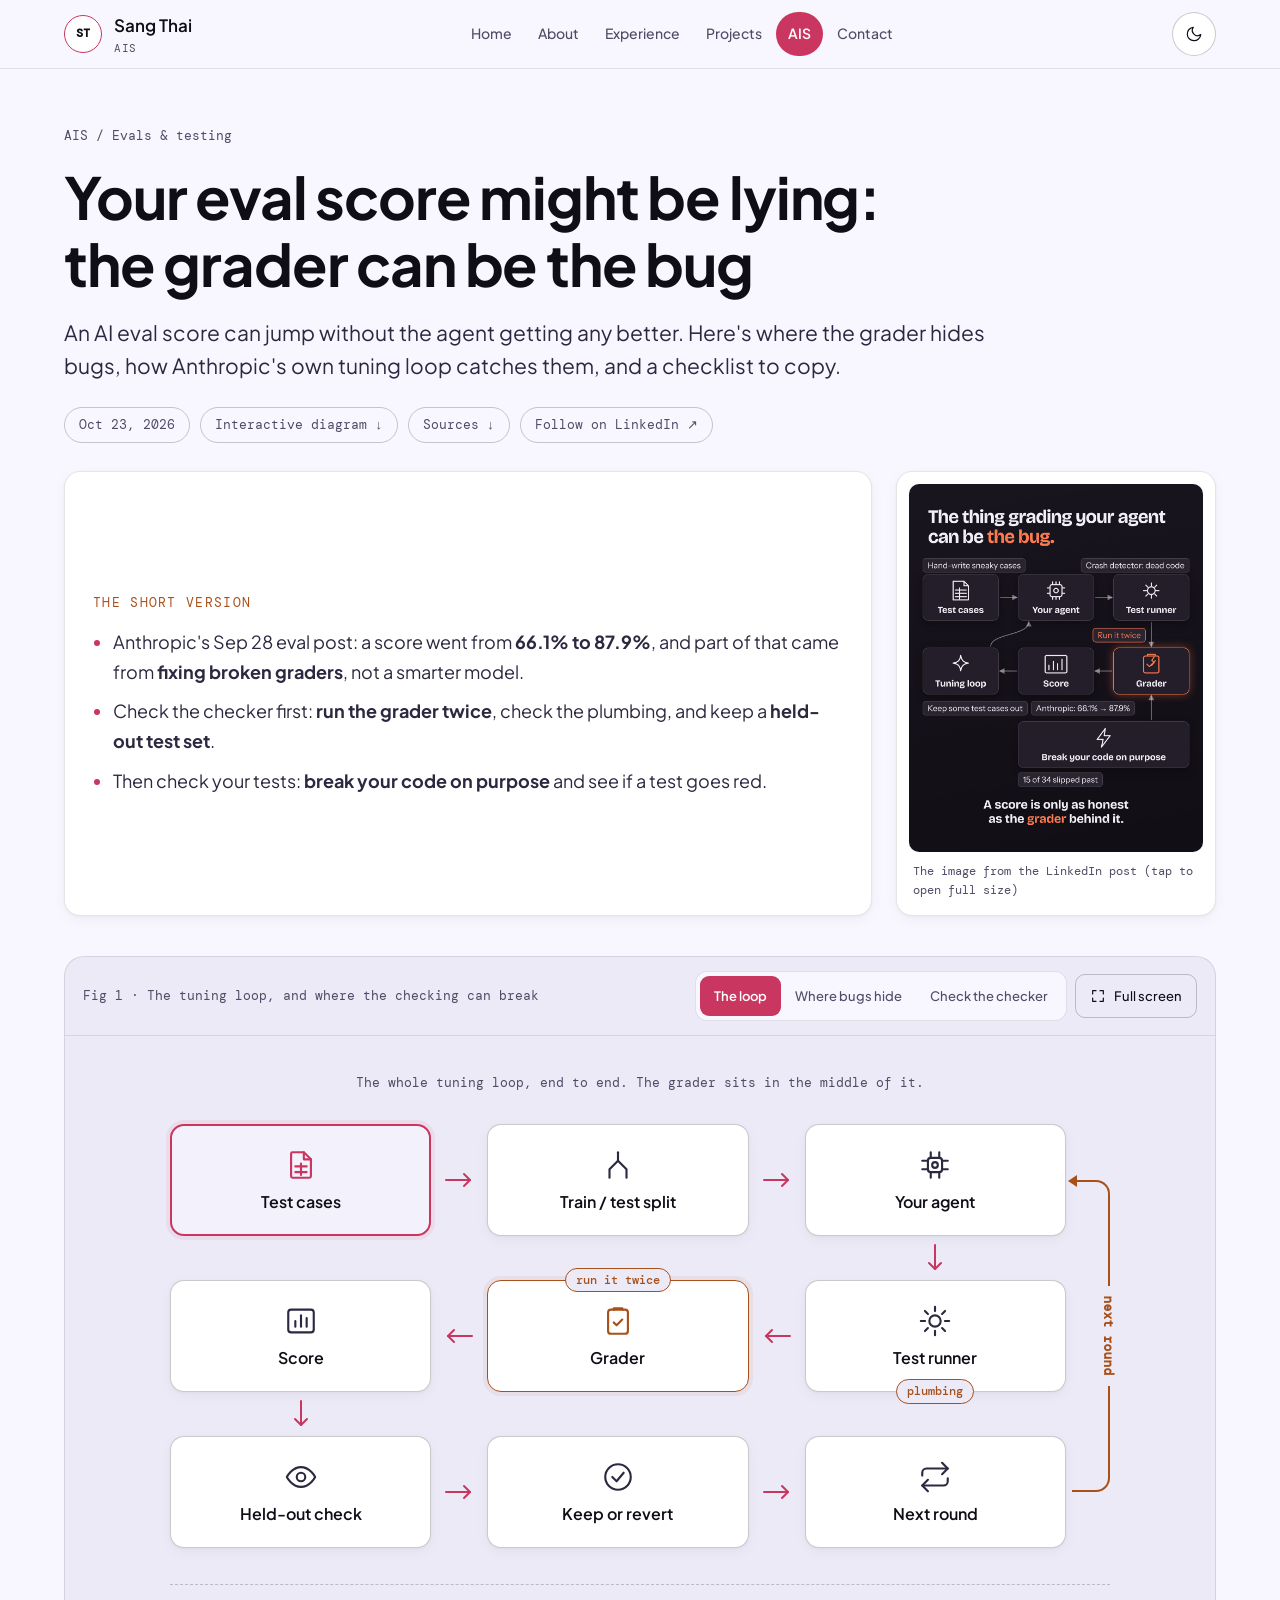
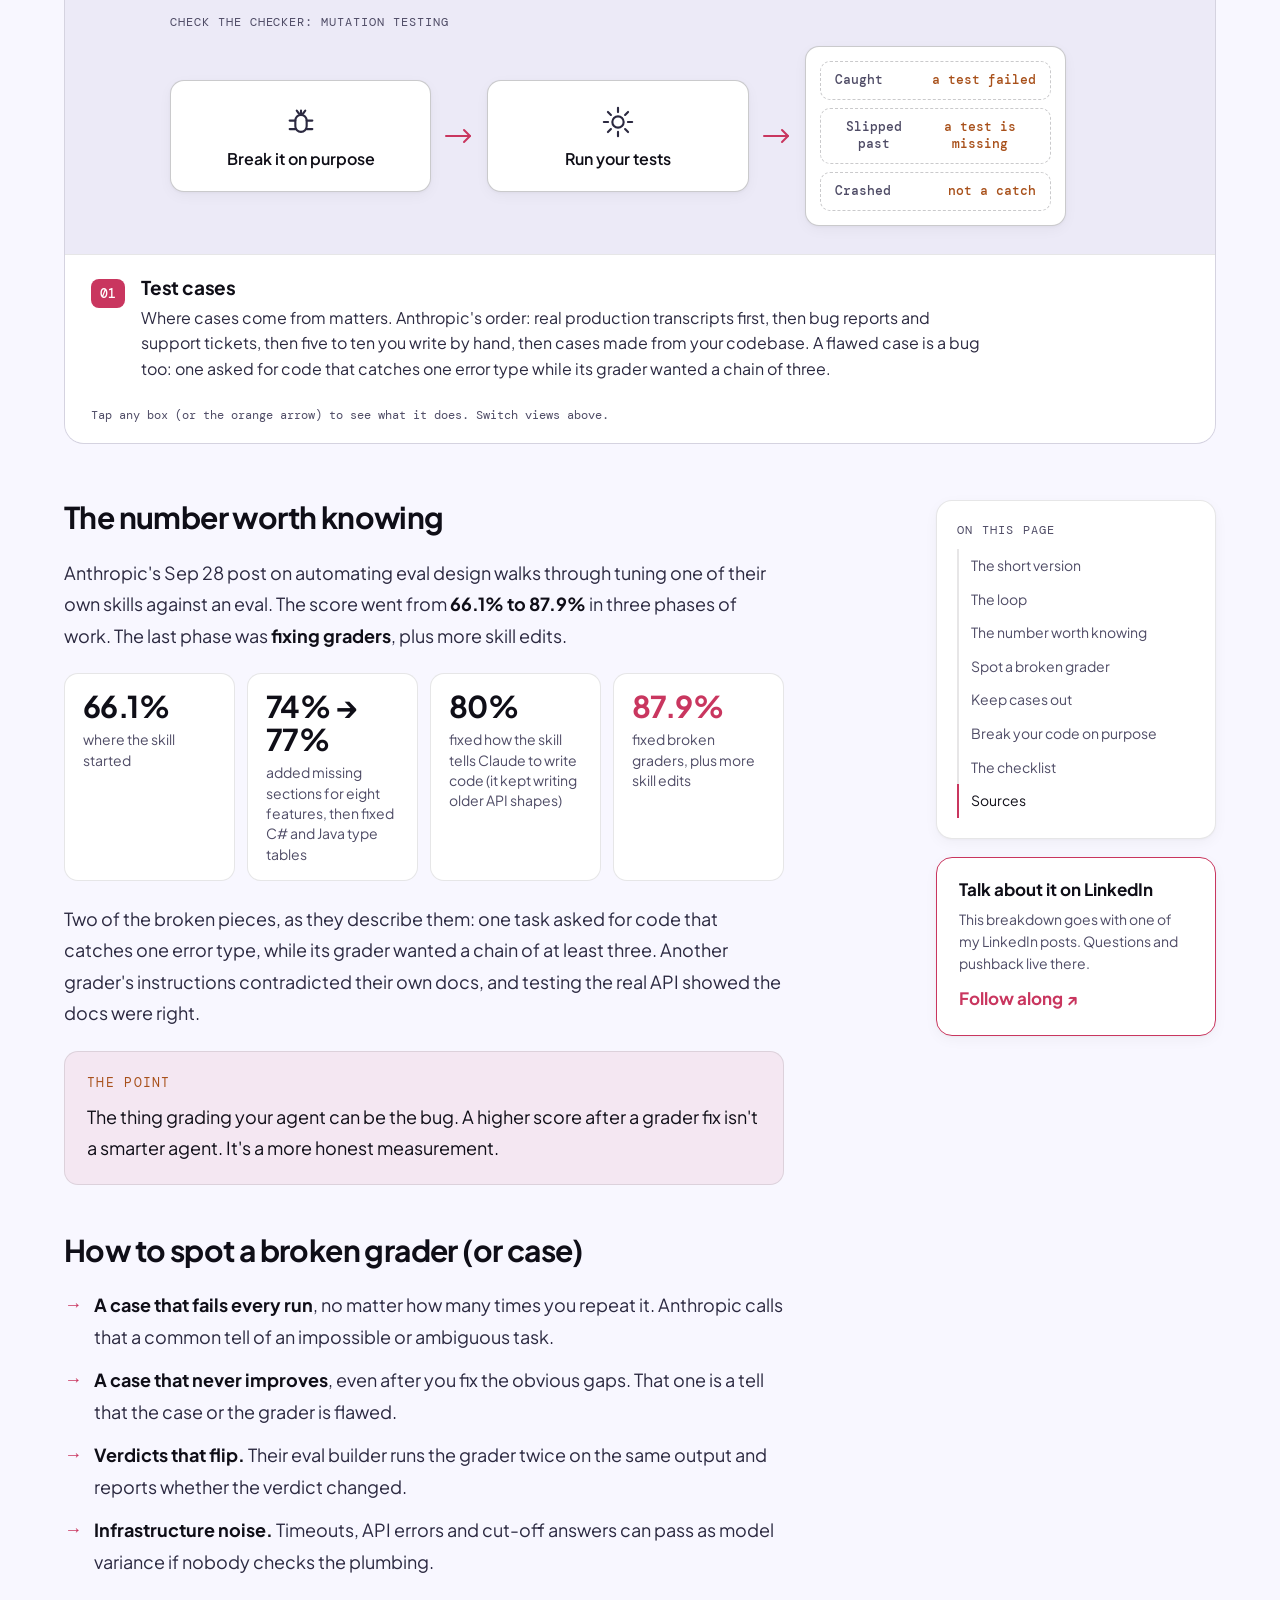
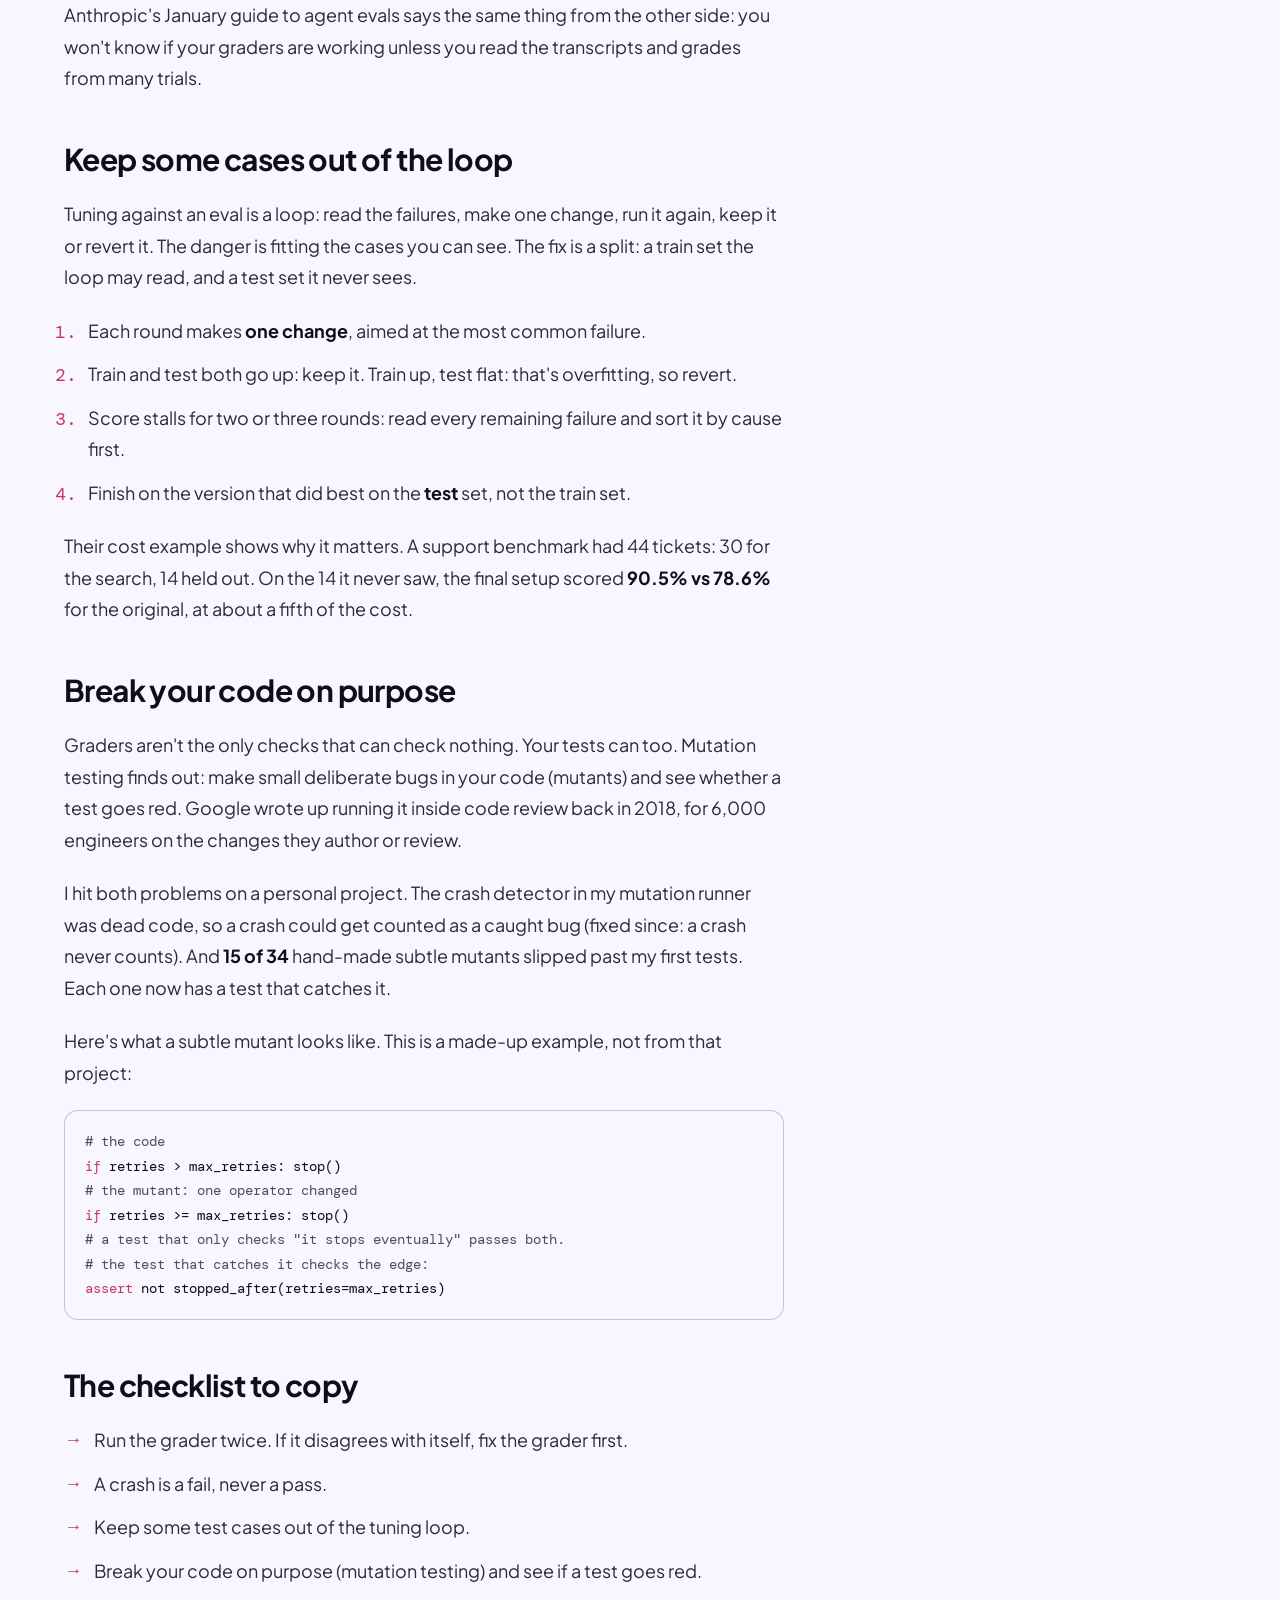
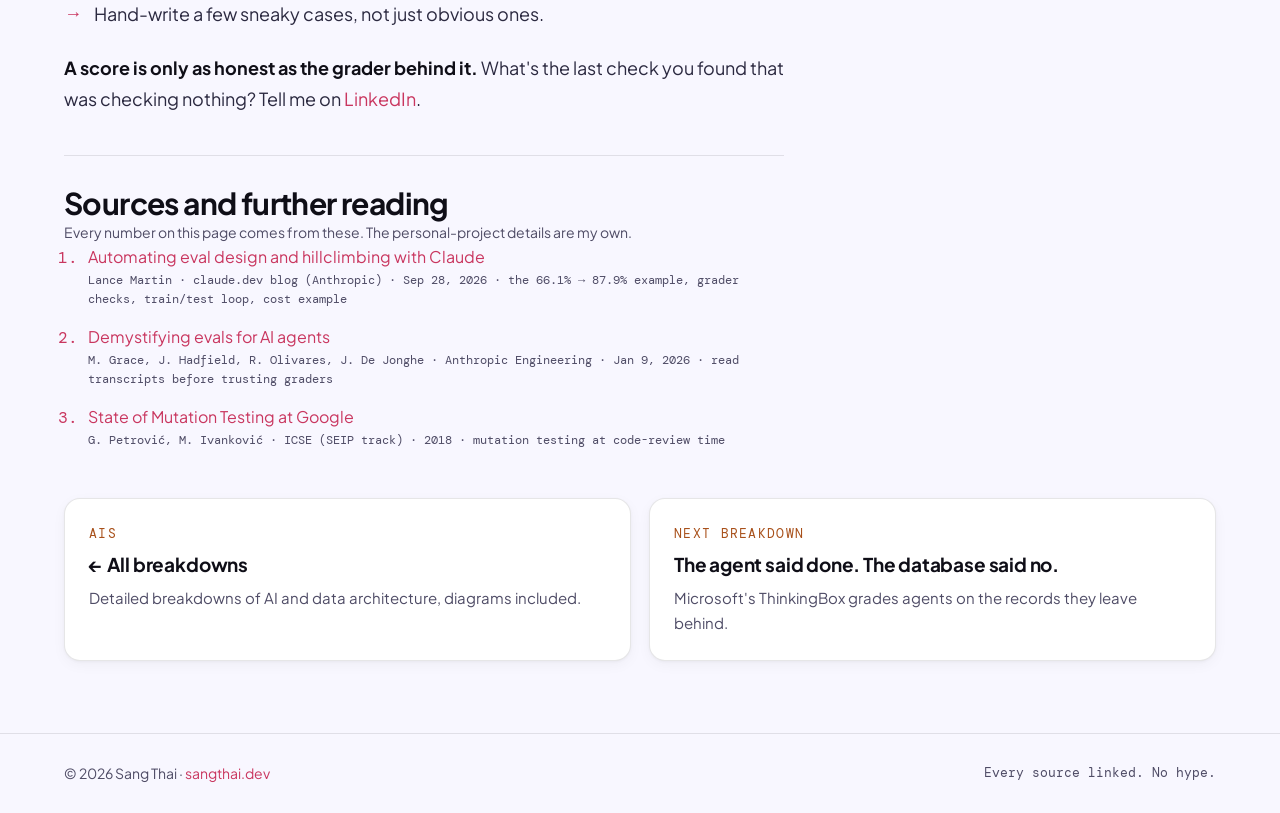
<file: field/grader-can-be-the-bug/index.html>
<!DOCTYPE html>
<html lang="en" data-theme="light">
<head>
  <meta charset="UTF-8" />
  <meta name="viewport" content="width=device-width, initial-scale=1, viewport-fit=cover" />
  <script>(function(){var t;try{t=localStorage.getItem('theme')}catch(e){}document.documentElement.setAttribute('data-theme',t==='dark'?'dark':'light')})();</script>
  <title>Your eval score might be lying: the grader can be the bug &mdash; AIS</title>
  <meta name="description" content="Anthropic&#x27;s Sep 2026 eval post took a score from 66.1% to 87.9%, partly by fixing broken graders. How to check the checker: run the grader twice, hold out a test set, break your code on purpose." />
  <link rel="canonical" href="https://sangthai.dev/field/grader-can-be-the-bug/" />
  <meta property="og:type" content="article" />
  <meta property="og:title" content="Your eval score might be lying: the grader can be the bug" />
  <meta property="og:description" content="The thing grading your agent can be the bug. The full loop, an interactive diagram and every source." />
  <meta property="og:url" content="https://sangthai.dev/field/grader-can-be-the-bug/" />
  <meta property="og:image" content="https://sangthai.dev/field/grader-can-be-the-bug/media/og.jpg" />
  <meta property="article:published_time" content="2026-10-23" />
  <meta name="twitter:card" content="summary_large_image" />
  <meta name="theme-color" content="#F8F7FF" />
  <link rel="icon" type="image/svg+xml" href="../../favicon.svg" />
  <link rel="preconnect" href="https://fonts.googleapis.com" />
  <link rel="preconnect" href="https://fonts.gstatic.com" crossorigin />
  <link href="https://fonts.googleapis.com/css2?family=Plus+Jakarta+Sans:wght@400;500;600;700&family=DM+Mono:wght@400;500&display=swap" rel="stylesheet" />
  <link rel="stylesheet" href="../assets/field.css" />
</head>
<body>
  <a class="skip" href="#main">Skip to content</a>
  <div class="progress" aria-hidden="true"><span></span></div>

  <header class="site-header">
    <div class="wrap">
      <a class="brand" href="../../" aria-label="Sang Thai, home">
        <span class="brand__avatar" aria-hidden="true">ST</span>
        <span>Sang Thai<span class="brand__sub">AIS</span></span>
      </a>
      <nav class="nav" aria-label="Main">
        <a href="../../#home">Home</a>
        <a href="../../#about">About</a>
        <a href="../../#resume">Experience</a>
        <a href="../../#portfolio">Projects</a>
        <a href="../" aria-current="page">AIS</a>
        <a href="../../#contact">Contact</a>
      </nav>
      <div class="header-actions">
        <a class="back-home" href="../">All breakdowns</a>
        <button class="icon-btn" type="button" data-theme-toggle aria-label="Switch theme">
          <svg class="theme-icon-moon" viewBox="0 0 24 24" fill="none" stroke="currentColor" stroke-width="1.6" stroke-linecap="round" stroke-linejoin="round" aria-hidden="true"><path d="M21 12.79A9 9 0 1 1 11.21 3 7 7 0 0 0 21 12.79z"/></svg>
          <svg class="theme-icon-sun" viewBox="0 0 24 24" fill="none" stroke="currentColor" stroke-width="1.6" stroke-linecap="round" stroke-linejoin="round" aria-hidden="true"><circle cx="12" cy="12" r="5"/><path d="M12 1v2M12 21v2M4.22 4.22l1.42 1.42M18.36 18.36l1.42 1.42M1 12h2M21 12h2M4.22 19.78l1.42-1.42M18.36 5.64l1.42-1.42"/></svg>
        </button>
      </div>
    </div>
  </header>

  <main id="main">
    <div class="wrap">
      <section class="post-head">
        <div class="crumbs"><a href="../">AIS</a><span aria-hidden="true">/</span><span>Evals &amp; testing</span></div>
        <h1>Your eval score might be lying: the grader can be the bug</h1>
        <p class="dek">An AI eval score can jump without the agent getting any better. Here&#x27;s where the grader hides bugs, how Anthropic&#x27;s own tuning loop catches them, and a checklist to copy.</p>
        <div class="meta">
          <span class="pill">Oct 23, 2026</span>
          <a class="pill" href="#diagram">Interactive diagram ↓</a>
          <a class="pill" href="#sources">Sources ↓</a>
          <a class="pill" href="https://www.linkedin.com/in/sang-thai" target="_blank" rel="noopener noreferrer">Follow on LinkedIn ↗</a>
        </div>
      </section>

      <div class="intro-grid" id="tldr">
        <div class="panel tldr">
          <span class="kicker">The short version</span>
          <ul>
            <li>Anthropic's Sep 28 eval post: a score went from <strong>66.1% to 87.9%</strong>, and part of that came from <strong>fixing broken graders</strong>, not a smarter model.</li>
            <li>Check the checker first: <strong>run the grader twice</strong>, check the plumbing, and keep a <strong>held-out test set</strong>.</li>
            <li>Then check your tests: <strong>break your code on purpose</strong> and see if a test goes red.</li>
          </ul>
        </div>
        <figure class="panel video" style="margin:0">
          <a href="media/cover.jpg" target="_blank" rel="noopener"><img src="media/cover.jpg" alt="Diagram: test cases, your agent, test runner, grader (highlighted), score, tuning loop, with notes: hand-write sneaky cases, crash detector dead code, run it twice, keep some test cases out, Anthropic 66.1% to 87.9%, break your code on purpose, 15 of 34 slipped past" width="1080" height="1350" /></a>
          <figcaption>The image from the LinkedIn post (tap to open full size)</figcaption>
        </figure>
      </div>

      <!-- ===== DIAGRAM ===== -->
      <figure class="diagram" id="diagram" data-mode="full" aria-labelledby="diagram-cap">
        <div class="diagram__bar">
          <span class="diagram__title" id="diagram-cap">Fig 1 · The tuning loop, and where the checking can break</span>
          <div class="diagram__tools">
            <div class="seg" role="group" aria-label="Show path">
              <button type="button" data-mode-btn="full" data-note="The whole tuning loop, end to end. The grader sits in the middle of it.">The loop</button>
              <button type="button" data-mode-btn="bugs" data-note="Four places the checking can be wrong while the score still looks fine.">Where bugs hide</button>
              <button type="button" data-mode-btn="checker" data-note="Break the code on purpose and see if a test goes red.">Check the checker</button>
            </div>
            <button type="button" class="tool-btn" data-fullscreen><svg viewBox="0 0 24 24" fill="none" stroke="currentColor" stroke-width="1.8" stroke-linecap="round" stroke-linejoin="round" aria-hidden="true"><path d="M4 9V4h5M20 9V4h-5M4 15v5h5M20 15v5h-5"/></svg><span>Full screen</span></button>
          </div>
        </div>

        <div class="diagram__stage">
          <p class="diagram__title" data-mode-note aria-live="polite" style="text-align:center;margin:0 0 30px"></p>
          <div class="flow">
            <button type="button" class="node" style="--c:1;--r:1;--o:1" data-node data-path="bugs" data-num="01" data-title="Test cases" data-desc="Where cases come from matters. Anthropic&#x27;s order: real production transcripts first, then bug reports and support tickets, then five to ten you write by hand, then cases made from your codebase. A flawed case is a bug too: one asked for code that catches one error type while its grader wanted a chain of three.">
              <svg viewBox="0 0 24 24" aria-hidden="true"><path d="M14 3H6a1 1 0 0 0-1 1v16a1 1 0 0 0 1 1h12a1 1 0 0 0 1-1V8z"/><path d="M14 3v5h5"/><path d="M8 13h8M8 17h8M12 11v8"/></svg>Test cases</button>
            <div class="arrow" style="--c:2;--r:1;--o:2" data-path="bugs" aria-hidden="true"><svg viewBox="0 0 30 18"><path d="M2 9h24"/><path d="M20 3l6 6-6 6"/></svg></div>
            <button type="button" class="node" style="--c:3;--r:1;--o:3" data-node data-path="flow" data-num="02" data-title="Train / test split" data-desc="Split the cases at random. The tuning loop may read the train set. The test set stays unseen, so it can tell you when you&#x27;re only fitting the cases you can see.">
              <svg viewBox="0 0 24 24" aria-hidden="true"><path d="M12 3v6"/><path d="M12 9l-6 6v6M12 9l6 6v6"/></svg>Train / test split</button>
            <div class="arrow" style="--c:4;--r:1;--o:4" data-path="flow" aria-hidden="true"><svg viewBox="0 0 30 18"><path d="M2 9h24"/><path d="M20 3l6 6-6 6"/></svg></div>
            <button type="button" class="node" style="--c:5;--r:1;--o:5" data-node data-path="flow" data-num="03" data-title="Your agent" data-desc="The thing you&#x27;re tuning: a prompt, a skill, a model or an effort setting.">
              <svg viewBox="0 0 24 24" aria-hidden="true"><rect x="7" y="7" width="10" height="10" rx="2"/><circle cx="12" cy="12" r="2"/><path d="M9 3v4M15 3v4M9 17v4M15 17v4M3 9h4M3 15h4M17 9h4M17 15h4"/></svg>Your agent</button>
            <div class="arrow arrow--down" style="--c:5;--r:2;--o:6" data-path="bugs checker" aria-hidden="true"><svg viewBox="0 0 30 18"><path d="M2 9h24"/><path d="M20 3l6 6-6 6"/></svg></div>
            <button type="button" class="node node--badge-low" style="--c:5;--r:3;--o:7" data-node data-path="bugs checker" data-num="04" data-title="Test runner" data-desc="Runs every case. Check the plumbing here: timeouts, API errors and cut-off answers shouldn&#x27;t pass as model variance. On a personal project, the runner&#x27;s crash detector was dead code, so a crash could get counted as a caught bug.">
              <span class="node__badge">plumbing</span><svg viewBox="0 0 24 24" aria-hidden="true"><circle cx="12" cy="12" r="4"/><path d="M12 2v3M12 19v3M2 12h3M19 12h3M4.9 4.9l2.1 2.1M17 17l2.1 2.1M4.9 19.1L7 17M17 7l2.1-2.1"/></svg>Test runner</button>
            <div class="arrow arrow--left" style="--c:4;--r:3;--o:8" data-path="bugs checker" aria-hidden="true"><svg viewBox="0 0 30 18"><path d="M2 9h24"/><path d="M20 3l6 6-6 6"/></svg></div>
            <button type="button" class="node node--hot" style="--c:3;--r:3;--o:9" data-node data-path="bugs checker" data-num="05" data-title="Grader" data-desc="Decides pass or fail. Run it twice on the same output. If the verdict changes, fix the grader before you trust any score. In Anthropic&#x27;s example, one grader&#x27;s instructions contradicted their own docs, and testing the real API showed the docs were right.">
              <span class="node__badge">run it twice</span><svg viewBox="0 0 24 24" aria-hidden="true"><rect x="5" y="4" width="14" height="17" rx="2"/><path d="M9 4V3h6v1"/><path d="M9 13l2 2 4-4"/></svg>Grader</button>
            <div class="arrow arrow--left" style="--c:2;--r:3;--o:10" data-path="bugs" aria-hidden="true"><svg viewBox="0 0 30 18"><path d="M2 9h24"/><path d="M20 3l6 6-6 6"/></svg></div>
            <button type="button" class="node" style="--c:1;--r:3;--o:11" data-node data-path="bugs" data-num="06" data-title="Score" data-desc="Only as honest as the grader behind it. A case that fails on every run, however many times you repeat it, usually points at an impossible or ambiguous case, not the agent.">
              <svg viewBox="0 0 24 24" aria-hidden="true"><rect x="3" y="4" width="18" height="16" rx="2"/><path d="M8 16v-4M12 16V8M16 16v-6"/></svg>Score</button>
            <div class="arrow arrow--down" style="--c:1;--r:4;--o:12" data-path="bugs" aria-hidden="true"><svg viewBox="0 0 30 18"><path d="M2 9h24"/><path d="M20 3l6 6-6 6"/></svg></div>
            <button type="button" class="node" style="--c:1;--r:5;--o:13" data-node data-path="flow" data-num="07" data-title="Held-out check" data-desc="Score the unseen test set too. On a 44-ticket support benchmark with 14 held out, the final setup scored 90.5% on those 14 vs 78.6% for the original, at about a fifth of the cost.">
              <svg viewBox="0 0 24 24" aria-hidden="true"><path d="M2 12s3.6-7 10-7 10 7 10 7-3.6 7-10 7S2 12 2 12z"/><circle cx="12" cy="12" r="3"/></svg>Held-out check</button>
            <div class="arrow" style="--c:2;--r:5;--o:14" data-path="flow" aria-hidden="true"><svg viewBox="0 0 30 18"><path d="M2 9h24"/><path d="M20 3l6 6-6 6"/></svg></div>
            <button type="button" class="node" style="--c:3;--r:5;--o:15" data-node data-path="flow" data-num="08" data-title="Keep or revert" data-desc="Keep a change only when train and test both go up. Train up while test stays flat is the classic overfitting sign: revert.">
              <svg viewBox="0 0 24 24" aria-hidden="true"><circle cx="12" cy="12" r="9"/><path d="M8 12l3 3 5-6"/></svg>Keep or revert</button>
            <div class="arrow" style="--c:4;--r:5;--o:16" data-path="flow" aria-hidden="true"><svg viewBox="0 0 30 18"><path d="M2 9h24"/><path d="M20 3l6 6-6 6"/></svg></div>
            <button type="button" class="node" style="--c:5;--r:5;--o:17" data-node data-path="flow" data-num="09" data-title="Next round" data-desc="One change per round, aimed at the most common failure. When the score stalls for two or three rounds, read every remaining failure and sort it by cause before changing anything else.">
              <svg viewBox="0 0 24 24" aria-hidden="true"><path d="M17 2l4 4-4 4"/><path d="M3 11V9a3 3 0 0 1 3-3h15"/><path d="M7 22l-4-4 4-4"/><path d="M21 13v2a3 3 0 0 1-3 3H3"/></svg>Next round</button>
            <div class="loop" style="--c:6;--r:1 / 6" data-path="loop">
              <button type="button" class="loop__label" data-node data-num="↺" data-title="Back into the loop" data-desc="The next round starts from the agent with one new change. The loop is only as good as the score that drives it, and the score is only as good as the grader.">next round</button>
            </div>
            <button type="button" class="loop-note" data-node data-path="loop" data-num="↺" data-title="Back into the loop" data-desc="The next round starts from the agent with one new change. The loop is only as good as the score that drives it, and the score is only as good as the grader.">↺ next round: back to your agent</button>
          </div>
          <div class="lane" data-path="checker">
            <div class="lane__label">Check the checker: mutation testing</div>
            <div class="lane__row">
              <button type="button" class="node" style="--c:1;--o:1" data-node data-num="A" data-title="Break it on purpose" data-desc="Make small deliberate bugs in your own code, one at a time: flip a comparison, drop a line, return the wrong value. Each broken copy is a mutant.">
              <svg viewBox="0 0 24 24" aria-hidden="true"><rect x="8" y="7" width="8" height="12" rx="4"/><path d="M12 7V4M9 4l1.5 2M15 4l-1.5 2M4 11h4M16 11h4M4 17h4M16 17h4"/></svg>Break it on purpose</button>
              <div class="arrow" style="--c:2;--o:2" aria-hidden="true"><svg viewBox="0 0 30 18"><path d="M2 9h24"/><path d="M20 3l6 6-6 6"/></svg></div>
              <button type="button" class="node" style="--c:3;--o:3" data-node data-num="B" data-title="Run your tests" data-desc="Run the normal test suite against each mutant.">
              <svg viewBox="0 0 24 24" aria-hidden="true"><circle cx="12" cy="12" r="4"/><path d="M12 2v3M12 19v3M2 12h3M19 12h3M4.9 4.9l2.1 2.1M17 17l2.1 2.1M4.9 19.1L7 17M17 7l2.1-2.1"/></svg>Run your tests</button>
              <div class="arrow" style="--c:4;--o:4" aria-hidden="true"><svg viewBox="0 0 30 18"><path d="M2 9h24"/><path d="M20 3l6 6-6 6"/></svg></div>
              <button type="button" class="node" style="--c:5;--o:5;min-height:0;padding:14px" data-node data-num="C" data-title="Did a test go red?" data-desc="Every mutant should make at least one test fail for a real reason. A crash isn&#x27;t a catch. On a personal project, 15 of 34 hand-made subtle mutants slipped past the first tests. Each one now has a test.">
              <span class="runs" style="width:100%"><span class="run">Caught <b>a test failed</b></span><span class="run">Slipped past <b>a test is missing</b></span><span class="run">Crashed <b>not a catch</b></span></span></button>
            </div>
          </div>
        </div>

        <div class="diagram__detail" aria-live="polite">
          <span class="num" data-detail-num>01</span>
          <div>
            <h3 data-detail-title>Test cases</h3>
            <p data-detail-text></p>
          </div>
        </div>
        <div class="diagram__hint">Tap any box (or the orange arrow) to see what it does. Switch views above.</div>
      </figure>

      <div class="post-body">
        <article class="prose">
          <h2 id="number">The number worth knowing</h2>
          <p>Anthropic's Sep 28 post on automating eval design walks through tuning one of their own skills against an eval. The score went from <strong>66.1% to 87.9%</strong> in three phases of work. The last phase was <strong>fixing graders</strong>, plus more skill edits.</p>
          <div class="stats" style="--n:4;--n-sm:2">
            <div class="stat"><b>66.1%</b><span>where the skill started</span></div>
            <div class="stat"><b>74% → 77%</b><span>added missing sections for eight features, then fixed C# and Java type tables</span></div>
            <div class="stat"><b>80%</b><span>fixed how the skill tells Claude to write code (it kept writing older API shapes)</span></div>
            <div class="stat stat--hot"><b>87.9%</b><span>fixed broken graders, plus more skill edits</span></div>
          </div>
          <p>Two of the broken pieces, as they describe them: one task asked for code that catches one error type, while its grader wanted a chain of at least three. Another grader's instructions contradicted their own docs, and testing the real API showed the docs were right.</p>
          <div class="callout">
            <span class="kicker">The point</span>
            The thing grading your agent can be the bug. A higher score after a grader fix isn't a smarter agent. It's a more honest measurement.
          </div>

          <h2 id="tells">How to spot a broken grader (or case)</h2>
          <ul class="checks">
            <li><strong>A case that fails every run</strong>, no matter how many times you repeat it. Anthropic calls that a common tell of an impossible or ambiguous task.</li>
            <li><strong>A case that never improves</strong>, even after you fix the obvious gaps. That one is a tell that the case or the grader is flawed.</li>
            <li><strong>Verdicts that flip.</strong> Their eval builder runs the grader twice on the same output and reports whether the verdict changed.</li>
            <li><strong>Infrastructure noise.</strong> Timeouts, API errors and cut-off answers can pass as model variance if nobody checks the plumbing.</li>
          </ul>
          <p>Anthropic's January guide to agent evals says the same thing from the other side: you won't know if your graders are working unless you read the transcripts and grades from many trials.</p>

          <h2 id="holdout">Keep some cases out of the loop</h2>
          <p>Tuning against an eval is a loop: read the failures, make one change, run it again, keep it or revert it. The danger is fitting the cases you can see. The fix is a split: a train set the loop may read, and a test set it never sees.</p>
          <ol>
            <li>Each round makes <strong>one change</strong>, aimed at the most common failure.</li>
            <li>Train and test both go up: keep it. Train up, test flat: that's overfitting, so revert.</li>
            <li>Score stalls for two or three rounds: read every remaining failure and sort it by cause first.</li>
            <li>Finish on the version that did best on the <strong>test</strong> set, not the train set.</li>
          </ol>
          <p>Their cost example shows why it matters. A support benchmark had 44 tickets: 30 for the search, 14 held out. On the 14 it never saw, the final setup scored <strong>90.5% vs 78.6%</strong> for the original, at about a fifth of the cost.</p>

          <h2 id="mutation">Break your code on purpose</h2>
          <p>Graders aren't the only checks that can check nothing. Your tests can too. Mutation testing finds out: make small deliberate bugs in your code (mutants) and see whether a test goes red. Google wrote up running it inside code review back in 2018, for 6,000 engineers on the changes they author or review.</p>
          <p>I hit both problems on a personal project. The crash detector in my mutation runner was dead code, so a crash could get counted as a caught bug (fixed since: a crash never counts). And <strong>15 of 34</strong> hand-made subtle mutants slipped past my first tests. Each one now has a test that catches it.</p>
          <p>Here's what a subtle mutant looks like. This is a made-up example, not from that project:</p>
<pre class="code"><span class="d"># the code</span>
<span class="k">if</span> retries &gt; max_retries: stop()
<span class="d"># the mutant: one operator changed</span>
<span class="k">if</span> retries &gt;= max_retries: stop()
<span class="d"># a test that only checks "it stops eventually" passes both.</span>
<span class="d"># the test that catches it checks the edge:</span>
<span class="k">assert</span> not stopped_after(retries=max_retries)</pre>

          <h2 id="checklist">The checklist to copy</h2>
          <ul class="checks">
            <li>Run the grader twice. If it disagrees with itself, fix the grader first.</li>
            <li>A crash is a fail, never a pass.</li>
            <li>Keep some test cases out of the tuning loop.</li>
            <li>Break your code on purpose (mutation testing) and see if a test goes red.</li>
            <li>Hand-write a few sneaky cases, not just obvious ones.</li>
          </ul>
          <p><strong>A score is only as honest as the grader behind it.</strong> What's the last check you found that was checking nothing? Tell me on <a href="https://www.linkedin.com/in/sang-thai" target="_blank" rel="noopener noreferrer">LinkedIn</a>.</p>

          <section class="sources" id="sources" aria-labelledby="sources-h">
            <h2 id="sources-h">Sources and further reading</h2>
            <p class="note">Every number on this page comes from these. The personal-project details are my own.</p>
            <ol>
              <li><a href="https://claude.dev/blog/automating-eval-design-and-hillclimbing/" target="_blank" rel="noopener noreferrer">Automating eval design and hillclimbing with Claude</a> <span class="src-meta">Lance Martin · claude.dev blog (Anthropic) · Sep 28, 2026 · the 66.1% → 87.9% example, grader checks, train/test loop, cost example</span></li>
              <li><a href="https://www.anthropic.com/engineering/demystifying-evals-for-ai-agents" target="_blank" rel="noopener noreferrer">Demystifying evals for AI agents</a> <span class="src-meta">M. Grace, J. Hadfield, R. Olivares, J. De Jonghe · Anthropic Engineering · Jan 9, 2026 · read transcripts before trusting graders</span></li>
              <li><a href="https://research.google/pubs/state-of-mutation-testing-at-google/" target="_blank" rel="noopener noreferrer">State of Mutation Testing at Google</a> <span class="src-meta">G. Petrović, M. Ivanković · ICSE (SEIP track) · 2018 · mutation testing at code-review time</span></li>
            </ol>
          </section>
        </article>

        <aside class="toc">
          <nav class="panel" aria-label="On this page">
            <span class="kicker">On this page</span>
            <a href="#tldr">The short version</a>
            <a href="#diagram">The loop</a>
            <a href="#number">The number worth knowing</a>
            <a href="#tells">Spot a broken grader</a>
            <a href="#holdout">Keep cases out</a>
            <a href="#mutation">Break your code on purpose</a>
            <a href="#checklist">The checklist</a>
            <a href="#sources">Sources</a>
          </nav>
          <div class="panel cta">
            <h3>Talk about it on LinkedIn</h3>
            <p>This breakdown goes with one of my LinkedIn posts. Questions and pushback live there.</p>
            <a href="https://www.linkedin.com/in/sang-thai" target="_blank" rel="noopener noreferrer"><strong>Follow along ↗</strong></a>
          </div>
        </aside>
      </div>

      <div class="post-end">
        <a class="panel" href="../">
          <span class="kicker">AIS</span>
          <h3>← All breakdowns</h3>
          <p>Detailed breakdowns of AI and data architecture, diagrams included.</p>
        </a>
        <a class="panel" href="../agent-said-done-database-said-no/">
          <span class="kicker">Next breakdown</span>
          <h3>The agent said done. The database said no.</h3>
          <p>Microsoft&#x27;s ThinkingBox grades agents on the records they leave behind.</p>
        </a>
      </div>
    </div>
  </main>

  <footer class="site-footer">
    <div class="wrap">
      <span>&copy; 2026 Sang Thai · <a href="../../">sangthai.dev</a></span>
      <span class="mono">Every source linked. No hype.</span>
    </div>
  </footer>

  <script src="../assets/field.js" defer></script>
</body>
</html>
</file>
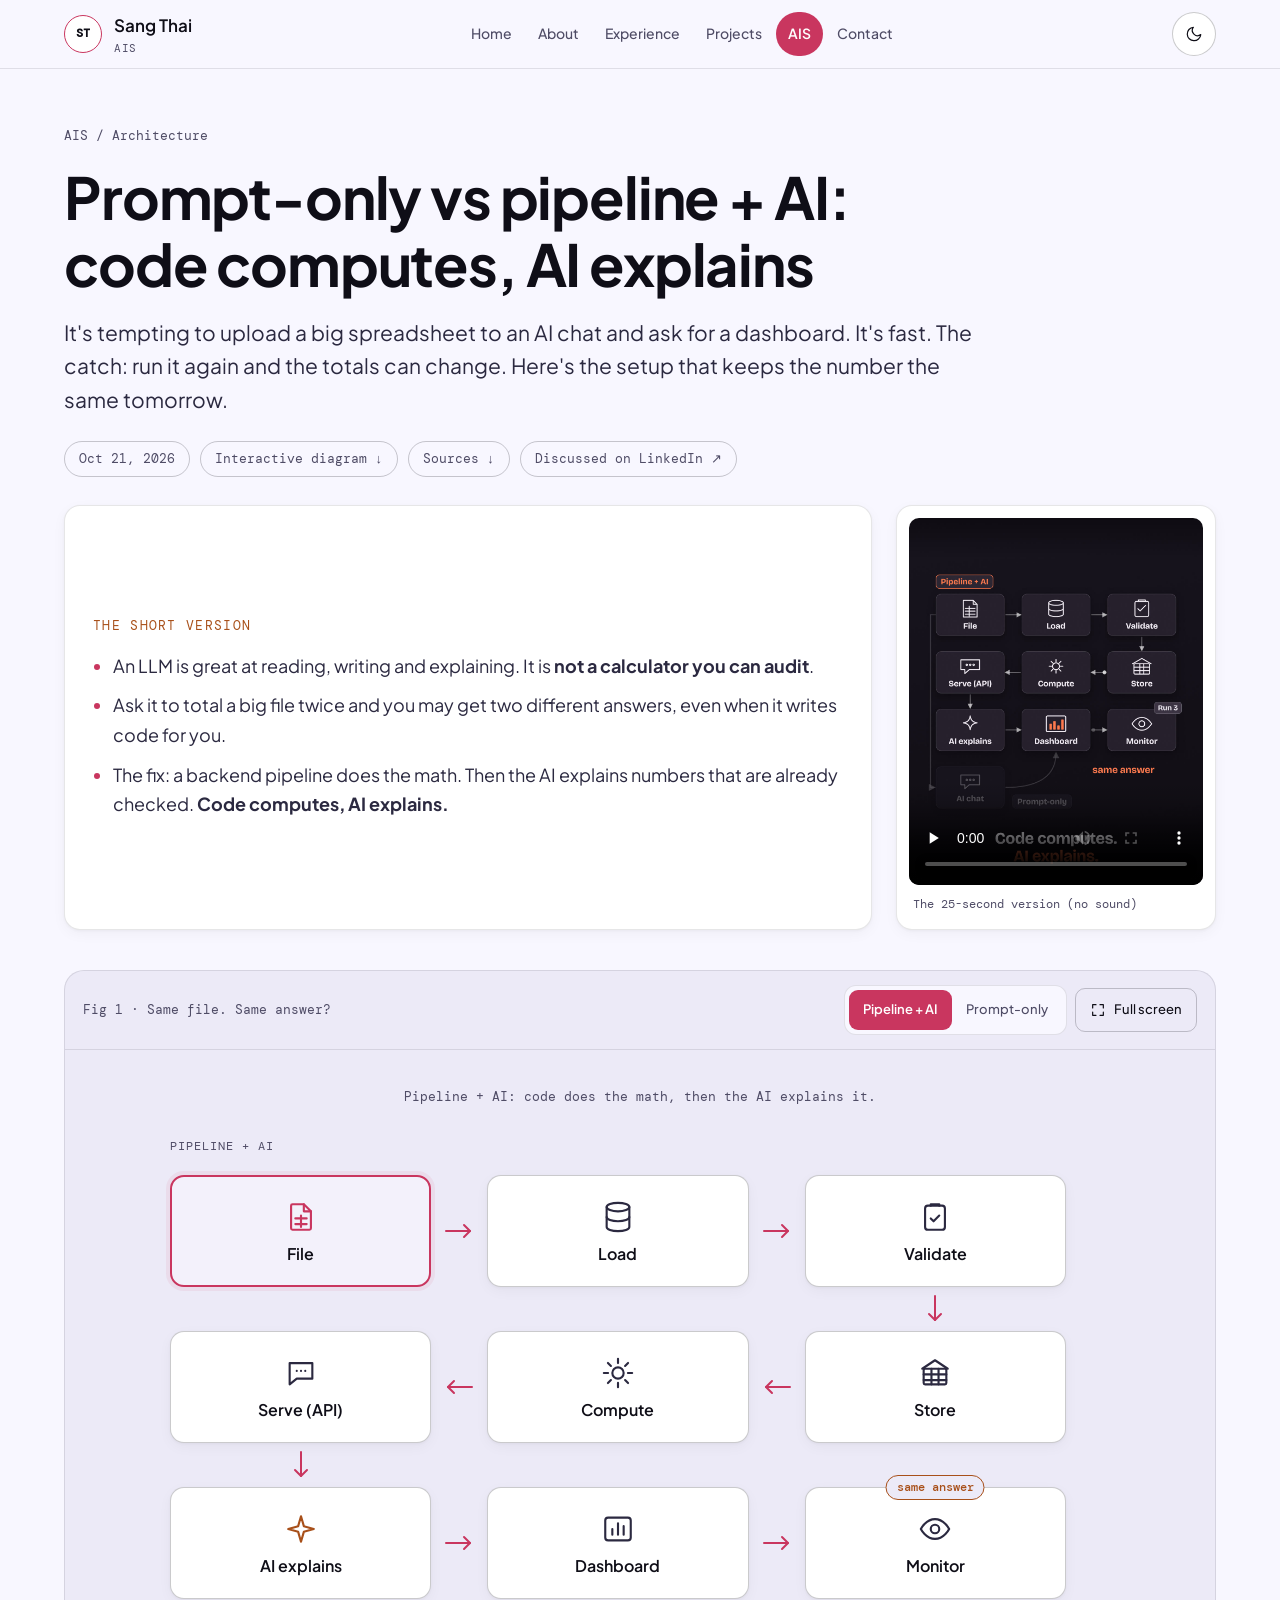
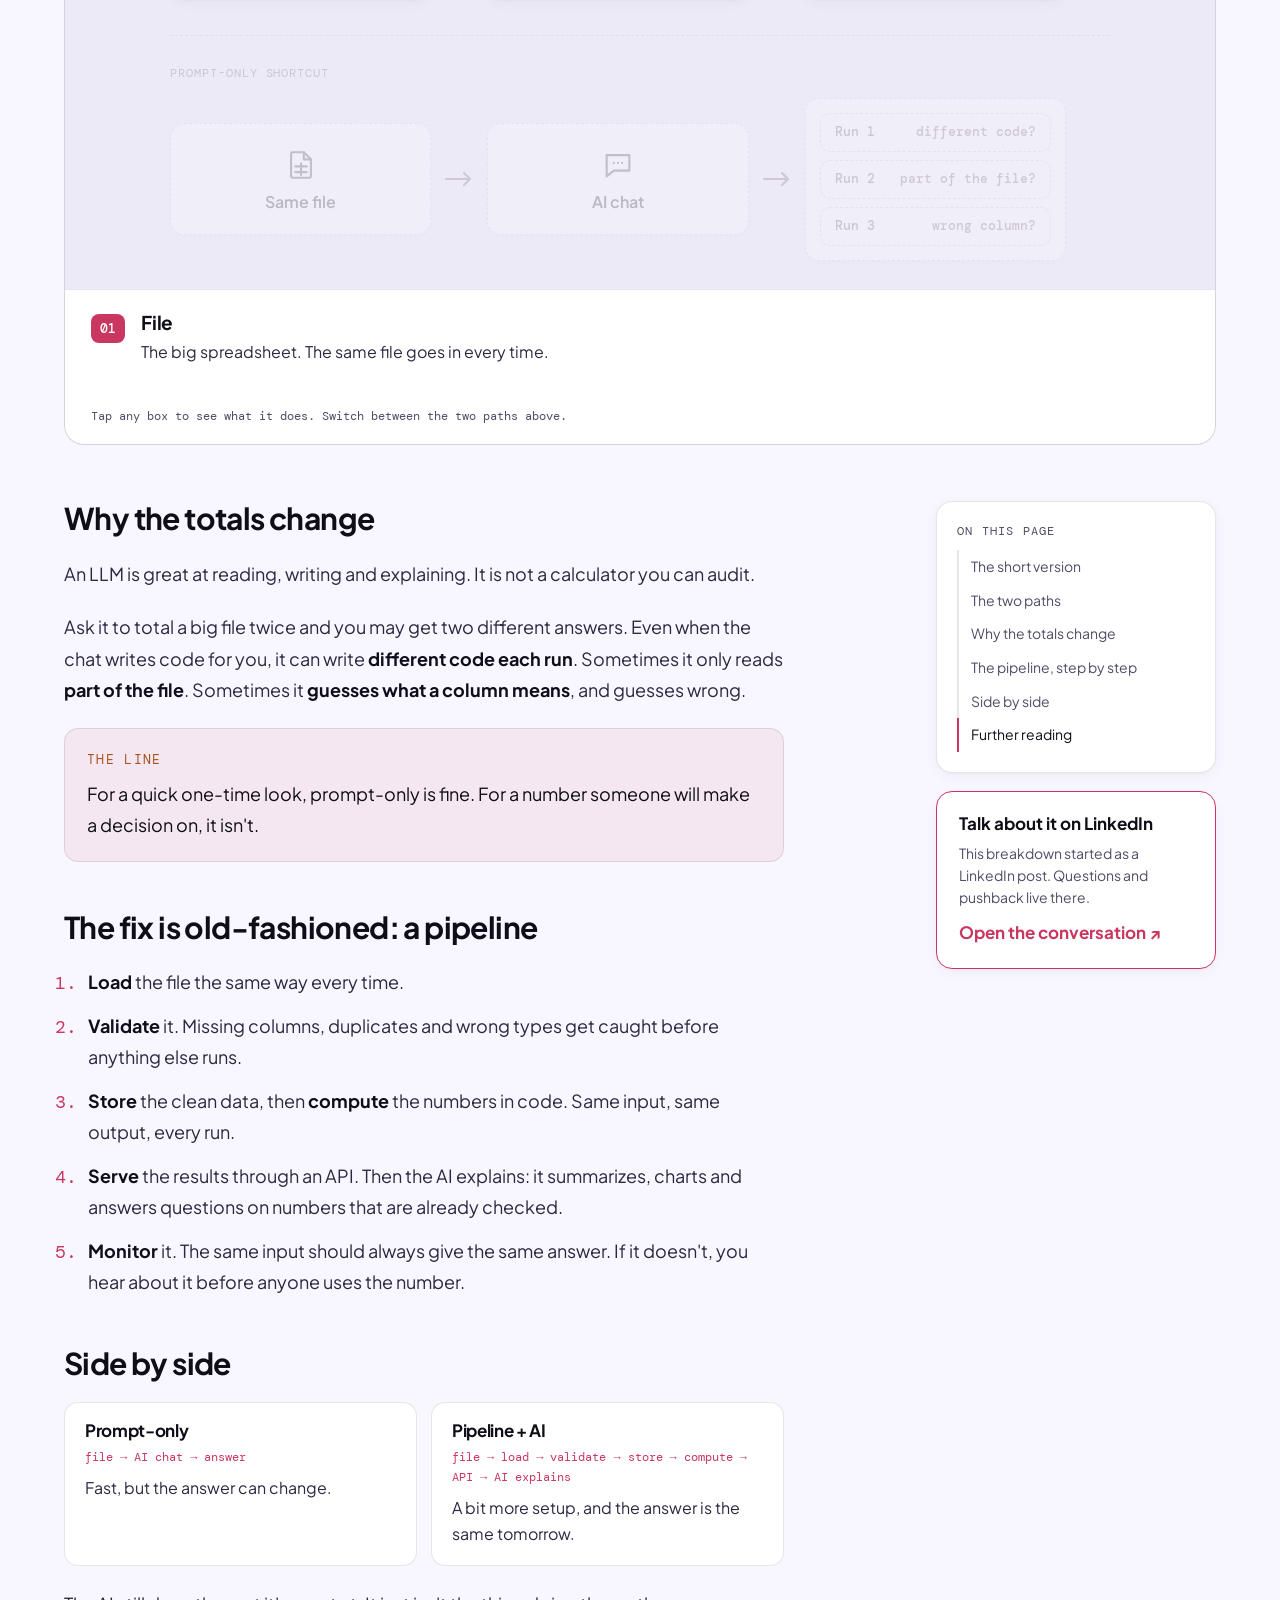
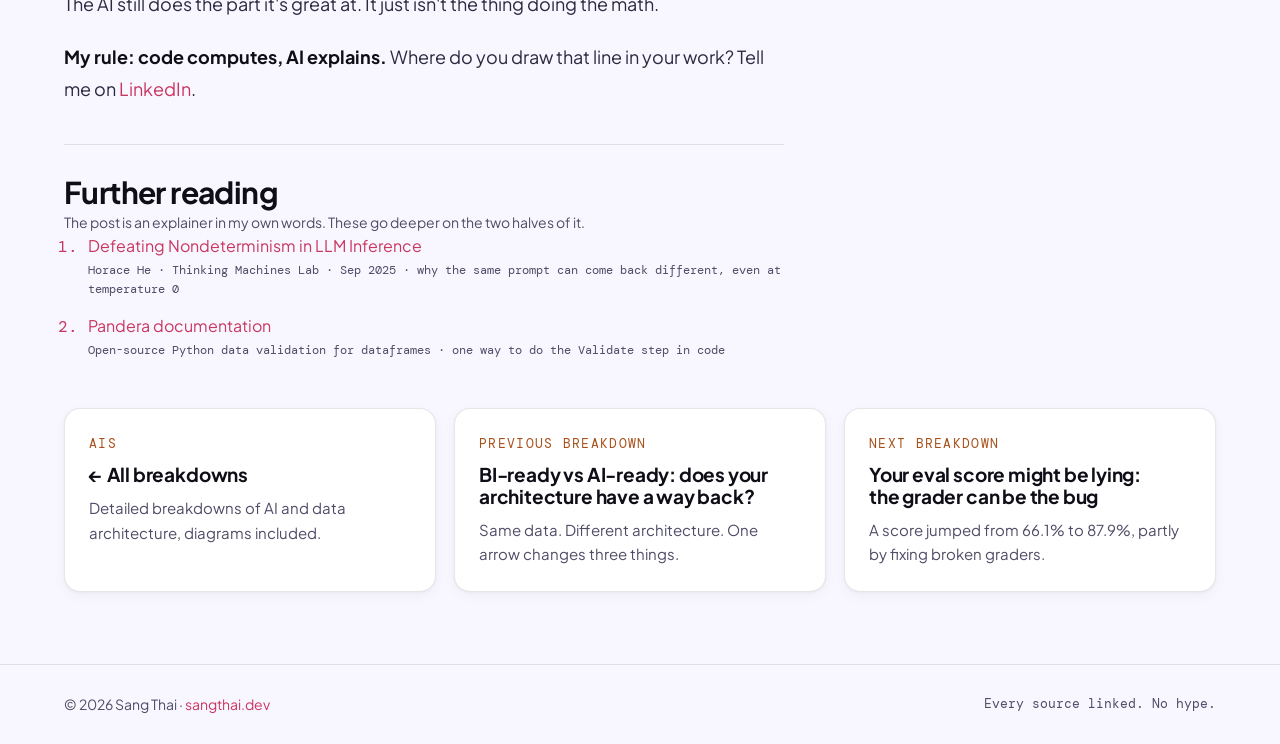
<file: field/prompt-only-vs-pipeline-ai/index.html>
<!DOCTYPE html>
<html lang="en" data-theme="light">
<head>
  <meta charset="UTF-8" />
  <meta name="viewport" content="width=device-width, initial-scale=1, viewport-fit=cover" />
  <script>(function(){var t;try{t=localStorage.getItem('theme')}catch(e){}document.documentElement.setAttribute('data-theme',t==='dark'?'dark':'light')})();</script>
  <title>Prompt-only vs pipeline + AI: code computes, AI explains &mdash; AIS</title>
  <meta name="description" content="Upload a big spreadsheet to an AI chat and the totals can change between runs. Here's the backend pipeline that keeps the numbers the same, with the AI still doing the part it's great at." />
  <link rel="canonical" href="https://sangthai.dev/field/prompt-only-vs-pipeline-ai/" />
  <meta property="og:type" content="article" />
  <meta property="og:title" content="Prompt-only vs pipeline + AI: code computes, AI explains" />
  <meta property="og:description" content="Same file. Same answer? Only if code does the math. The full pipeline, with an interactive diagram and sources." />
  <meta property="og:url" content="https://sangthai.dev/field/prompt-only-vs-pipeline-ai/" />
  <meta property="og:image" content="https://sangthai.dev/field/prompt-only-vs-pipeline-ai/media/og.jpg" />
  <meta property="article:published_time" content="2026-10-21" />
  <meta name="twitter:card" content="summary_large_image" />
  <meta name="theme-color" content="#F8F7FF" />
  <link rel="icon" type="image/svg+xml" href="../../favicon.svg" />
  <link rel="preconnect" href="https://fonts.googleapis.com" />
  <link rel="preconnect" href="https://fonts.gstatic.com" crossorigin />
  <link href="https://fonts.googleapis.com/css2?family=Plus+Jakarta+Sans:wght@400;500;600;700&family=DM+Mono:wght@400;500&display=swap" rel="stylesheet" />
  <link rel="stylesheet" href="../assets/field.css" />
</head>
<body>
  <a class="skip" href="#main">Skip to content</a>
  <div class="progress" aria-hidden="true"><span></span></div>

  <header class="site-header">
    <div class="wrap">
      <a class="brand" href="../../" aria-label="Sang Thai, home">
        <span class="brand__avatar" aria-hidden="true">ST</span>
        <span>Sang Thai<span class="brand__sub">AIS</span></span>
      </a>
      <nav class="nav" aria-label="Main">
        <a href="../../#home">Home</a>
        <a href="../../#about">About</a>
        <a href="../../#resume">Experience</a>
        <a href="../../#portfolio">Projects</a>
        <a href="../" aria-current="page">AIS</a>
        <a href="../../#contact">Contact</a>
      </nav>
      <div class="header-actions">
        <a class="back-home" href="../">All breakdowns</a>
        <button class="icon-btn" type="button" data-theme-toggle aria-label="Switch theme">
          <svg class="theme-icon-moon" viewBox="0 0 24 24" fill="none" stroke="currentColor" stroke-width="1.6" stroke-linecap="round" stroke-linejoin="round" aria-hidden="true"><path d="M21 12.79A9 9 0 1 1 11.21 3 7 7 0 0 0 21 12.79z"/></svg>
          <svg class="theme-icon-sun" viewBox="0 0 24 24" fill="none" stroke="currentColor" stroke-width="1.6" stroke-linecap="round" stroke-linejoin="round" aria-hidden="true"><circle cx="12" cy="12" r="5"/><path d="M12 1v2M12 21v2M4.22 4.22l1.42 1.42M18.36 18.36l1.42 1.42M1 12h2M21 12h2M4.22 19.78l1.42-1.42M18.36 5.64l1.42-1.42"/></svg>
        </button>
      </div>
    </div>
  </header>

  <main id="main">
    <div class="wrap">
      <section class="post-head">
        <div class="crumbs"><a href="../">AIS</a><span aria-hidden="true">/</span><span>Architecture</span></div>
        <h1>Prompt-only vs pipeline + AI: code computes, AI explains</h1>
        <p class="dek">It's tempting to upload a big spreadsheet to an AI chat and ask for a dashboard. It's fast. The catch: run it again and the totals can change. Here's the setup that keeps the number the same tomorrow.</p>
        <div class="meta">
          <span class="pill">Oct 21, 2026</span>
          <a class="pill" href="#diagram">Interactive diagram ↓</a>
          <a class="pill" href="#sources">Sources ↓</a>
          <a class="pill" href="https://www.linkedin.com/in/sang-thai/recent-activity/all/" target="_blank" rel="noopener noreferrer">Discussed on LinkedIn ↗</a>
        </div>
      </section>

      <div class="intro-grid" id="tldr">
        <div class="panel tldr">
          <span class="kicker">The short version</span>
          <ul>
            <li>An LLM is great at reading, writing and explaining. It is <strong>not a calculator you can audit</strong>.</li>
            <li>Ask it to total a big file twice and you may get two different answers, even when it writes code for you.</li>
            <li>The fix: a backend pipeline does the math. Then the AI explains numbers that are already checked. <strong>Code computes, AI explains.</strong></li>
          </ul>
        </div>
        <figure class="panel video" style="margin:0">
          <video controls playsinline preload="none" poster="media/cover.jpg" width="1080" height="1350">
            <source src="media/post-23.mp4" type="video/mp4" />
          </video>
          <figcaption>The 25-second version (no sound)</figcaption>
        </figure>
      </div>

      <!-- ===== DIAGRAM ===== -->
      <figure class="diagram" id="diagram" data-mode="pipe" aria-labelledby="diagram-cap">
        <div class="diagram__bar">
          <span class="diagram__title" id="diagram-cap">Fig 1 · Same file. Same answer?</span>
          <div class="diagram__tools">
            <div class="seg" role="group" aria-label="Show path">
              <button type="button" data-mode-btn="pipe" data-note="Pipeline + AI: code does the math, then the AI explains it.">Pipeline + AI</button>
              <button type="button" data-mode-btn="prompt" data-note="Prompt-only: fast, but the answer can change between runs.">Prompt-only</button>
            </div>
            <button type="button" class="tool-btn" data-fullscreen><svg viewBox="0 0 24 24" fill="none" stroke="currentColor" stroke-width="1.8" stroke-linecap="round" stroke-linejoin="round" aria-hidden="true"><path d="M4 9V4h5M20 9V4h-5M4 15v5h5M20 15v5h-5"/></svg><span>Full screen</span></button>
          </div>
        </div>

        <div class="diagram__stage">
          <p class="diagram__title" data-mode-note aria-live="polite" style="text-align:center;margin:0 0 30px"></p>
          <div class="lane__label" style="max-width:940px;margin:0 auto 18px">Pipeline + AI</div>
          <div class="flow">
            <button type="button" class="node" style="--c:1;--r:1;--o:1" data-node data-path="pipe" data-num="01" data-title="File" data-desc="The big spreadsheet. The same file goes in every time.">
              <svg viewBox="0 0 24 24" aria-hidden="true"><path d="M14 3H6a1 1 0 0 0-1 1v16a1 1 0 0 0 1 1h12a1 1 0 0 0 1-1V8z"/><path d="M14 3v5h5"/><path d="M8 13h8M8 17h8M12 11v8"/></svg>File</button>
            <div class="arrow" style="--c:2;--r:1;--o:2" data-path="pipe" aria-hidden="true"><svg viewBox="0 0 30 18"><path d="M2 9h24"/><path d="M20 3l6 6-6 6"/></svg></div>
            <button type="button" class="node" style="--c:3;--r:1;--o:3" data-node data-path="pipe" data-num="02" data-title="Load" data-desc="Load the file the same way every time. No guessing about which rows, sheets or columns count.">
              <svg viewBox="0 0 24 24" aria-hidden="true"><ellipse cx="12" cy="5" rx="8" ry="3"/><path d="M4 5v14c0 1.7 3.6 3 8 3s8-1.3 8-3V5"/><path d="M4 12c0 1.7 3.6 3 8 3s8-1.3 8-3"/></svg>Load</button>
            <div class="arrow" style="--c:4;--r:1;--o:4" data-path="pipe" aria-hidden="true"><svg viewBox="0 0 30 18"><path d="M2 9h24"/><path d="M20 3l6 6-6 6"/></svg></div>
            <button type="button" class="node" style="--c:5;--r:1;--o:5" data-node data-path="pipe" data-num="03" data-title="Validate" data-desc="Missing columns, duplicates and wrong types get caught before anything else runs. If the file is broken, you find out here, not in the dashboard.">
              <svg viewBox="0 0 24 24" aria-hidden="true"><rect x="5" y="4" width="14" height="17" rx="2"/><path d="M9 4V3h6v1"/><path d="M9 13l2 2 4-4"/></svg>Validate</button>
            <div class="arrow arrow--down" style="--c:5;--r:2;--o:6" data-path="pipe" aria-hidden="true"><svg viewBox="0 0 30 18"><path d="M2 9h24"/><path d="M20 3l6 6-6 6"/></svg></div>

            <button type="button" class="node" style="--c:5;--r:3;--o:7" data-node data-path="pipe" data-num="04" data-title="Store" data-desc="Keep the clean, checked data, so every step after this reads exactly the same thing.">
              <svg viewBox="0 0 24 24" aria-hidden="true"><path d="M3 9l9-6 9 6"/><rect x="4" y="9" width="16" height="11" rx="1"/><path d="M4 13h16M4 17h16M9.5 9v11M14.5 9v11"/></svg>Store</button>
            <div class="arrow arrow--left" style="--c:4;--r:3;--o:8" data-path="pipe" aria-hidden="true"><svg viewBox="0 0 30 18"><path d="M2 9h24"/><path d="M20 3l6 6-6 6"/></svg></div>
            <button type="button" class="node" style="--c:3;--r:3;--o:9" data-node data-path="pipe" data-num="05" data-title="Compute" data-desc="Do the math in code. Same input, same output, every run. This is the step you can audit.">
              <svg viewBox="0 0 24 24" aria-hidden="true"><circle cx="12" cy="12" r="4"/><path d="M12 2v3M12 19v3M2 12h3M19 12h3M4.9 4.9l2.1 2.1M17 17l2.1 2.1M4.9 19.1L7 17M17 7l2.1-2.1"/></svg>Compute</button>
            <div class="arrow arrow--left" style="--c:2;--r:3;--o:10" data-path="pipe" aria-hidden="true"><svg viewBox="0 0 30 18"><path d="M2 9h24"/><path d="M20 3l6 6-6 6"/></svg></div>
            <button type="button" class="node" style="--c:1;--r:3;--o:11" data-node data-path="pipe" data-num="06" data-title="Serve (API)" data-desc="Serve the results through an API, so the dashboard, the AI and anything else all read the same checked numbers.">
              <svg viewBox="0 0 24 24" aria-hidden="true"><path d="M4 5h16v11H9l-5 4z"/><path d="M9 10.5h.01M12 10.5h.01M15 10.5h.01"/></svg>Serve (API)</button>
            <div class="arrow arrow--down" style="--c:1;--r:4;--o:12" data-path="pipe" aria-hidden="true"><svg viewBox="0 0 30 18"><path d="M2 9h24"/><path d="M20 3l6 6-6 6"/></svg></div>

            <button type="button" class="node node--ai" style="--c:1;--r:5;--o:13" data-node data-path="pipe" data-num="07" data-title="AI explains" data-desc="Now the AI does what it's great at: it summarizes, charts and answers questions, on numbers that are already checked.">
              <svg viewBox="0 0 24 24" aria-hidden="true"><path d="M12 3l2 7 7 2-7 2-2 7-2-7-7-2 7-2z"/></svg>AI explains</button>
            <div class="arrow" style="--c:2;--r:5;--o:14" data-path="pipe" aria-hidden="true"><svg viewBox="0 0 30 18"><path d="M2 9h24"/><path d="M20 3l6 6-6 6"/></svg></div>
            <button type="button" class="node" style="--c:3;--r:5;--o:15" data-node data-path="pipe" data-num="08" data-title="Dashboard" data-desc="People see a number they can make a decision on, and it'll be the same number tomorrow.">
              <svg viewBox="0 0 24 24" aria-hidden="true"><rect x="3" y="4" width="18" height="16" rx="2"/><path d="M8 16v-4M12 16V8M16 16v-6"/></svg>Dashboard</button>
            <div class="arrow" style="--c:4;--r:5;--o:16" data-path="pipe" aria-hidden="true"><svg viewBox="0 0 30 18"><path d="M2 9h24"/><path d="M20 3l6 6-6 6"/></svg></div>
            <button type="button" class="node" style="--c:5;--r:5;--o:17" data-node data-path="pipe" data-num="09" data-title="Monitor" data-desc="The same input should always give the same answer. If it doesn't, you hear about it before anyone uses the number.">
              <span class="node__badge">same answer</span>
              <svg viewBox="0 0 24 24" aria-hidden="true"><path d="M2 12s3.6-7 10-7 10 7 10 7-3.6 7-10 7S2 12 2 12z"/><circle cx="12" cy="12" r="3"/></svg>Monitor</button>
          </div>

          <div class="lane" data-path="prompt">
            <div class="lane__label">Prompt-only shortcut</div>
            <div class="lane__row">
              <button type="button" class="node node--ghost" style="--c:1;--o:1" data-node data-num="A" data-title="Same file" data-desc="The exact same spreadsheet, uploaded straight into a chat.">
                <svg viewBox="0 0 24 24" aria-hidden="true"><path d="M14 3H6a1 1 0 0 0-1 1v16a1 1 0 0 0 1 1h12a1 1 0 0 0 1-1V8z"/><path d="M14 3v5h5"/><path d="M8 13h8M8 17h8M12 11v8"/></svg>Same file</button>
              <div class="arrow" style="--c:2;--o:2" aria-hidden="true"><svg viewBox="0 0 30 18"><path d="M2 9h24"/><path d="M20 3l6 6-6 6"/></svg></div>
              <button type="button" class="node node--ghost" style="--c:3;--o:3" data-node data-num="B" data-title="AI chat" data-desc="Upload it and ask for a dashboard. For a quick one-time look, that's fine. For a number someone will make a decision on, it isn't.">
                <svg viewBox="0 0 24 24" aria-hidden="true"><path d="M4 5h16v11H9l-5 4z"/><path d="M9 10.5h.01M12 10.5h.01M15 10.5h.01"/></svg>AI chat</button>
              <div class="arrow" style="--c:4;--o:4" aria-hidden="true"><svg viewBox="0 0 30 18"><path d="M2 9h24"/><path d="M20 3l6 6-6 6"/></svg></div>
              <button type="button" class="node node--ghost" style="--c:5;--o:5;min-height:0;padding:14px" data-node data-num="C" data-title="Run it again" data-desc="Run it again and the totals can change. The chat can write different code each run, read only part of the file, or guess what a column means and guess wrong.">
                <span class="runs" style="width:100%">
                  <span class="run">Run 1 <b>different code?</b></span>
                  <span class="run">Run 2 <b>part of the file?</b></span>
                  <span class="run">Run 3 <b>wrong column?</b></span>
                </span></button>
            </div>
          </div>
        </div>

        <div class="diagram__detail" aria-live="polite">
          <span class="num" data-detail-num>01</span>
          <div>
            <h3 data-detail-title>File</h3>
            <p data-detail-text></p>
          </div>
        </div>
        <div class="diagram__hint">Tap any box to see what it does. Switch between the two paths above.</div>
      </figure>

      <div class="post-body">
        <article class="prose">
          <h2 id="why">Why the totals change</h2>
          <p>An LLM is great at reading, writing and explaining. It is not a calculator you can audit.</p>
          <p>Ask it to total a big file twice and you may get two different answers. Even when the chat writes code for you, it can write <strong>different code each run</strong>. Sometimes it only reads <strong>part of the file</strong>. Sometimes it <strong>guesses what a column means</strong>, and guesses wrong.</p>
          <div class="callout">
            <span class="kicker">The line</span>
            For a quick one-time look, prompt-only is fine. For a number someone will make a decision on, it isn't.
          </div>

          <h2 id="pipeline">The fix is old-fashioned: a pipeline</h2>
          <ol>
            <li><strong>Load</strong> the file the same way every time.</li>
            <li><strong>Validate</strong> it. Missing columns, duplicates and wrong types get caught before anything else runs.</li>
            <li><strong>Store</strong> the clean data, then <strong>compute</strong> the numbers in code. Same input, same output, every run.</li>
            <li><strong>Serve</strong> the results through an API. Then the AI explains: it summarizes, charts and answers questions on numbers that are already checked.</li>
            <li><strong>Monitor</strong> it. The same input should always give the same answer. If it doesn't, you hear about it before anyone uses the number.</li>
          </ol>

          <h2 id="compare">Side by side</h2>
          <div class="compare">
            <div>
              <h3>Prompt-only</h3>
              <span class="flowline">file → AI chat → answer</span>
              Fast, but the answer can change.
            </div>
            <div>
              <h3>Pipeline + AI</h3>
              <span class="flowline">file → load → validate → store → compute → API → AI explains</span>
              A bit more setup, and the answer is the same tomorrow.
            </div>
          </div>
          <p>The AI still does the part it's great at. It just isn't the thing doing the math.</p>
          <p><strong>My rule: code computes, AI explains.</strong> Where do you draw that line in your work? Tell me on <a href="https://www.linkedin.com/in/sang-thai/recent-activity/all/" target="_blank" rel="noopener noreferrer">LinkedIn</a>.</p>

          <section class="sources" id="sources" aria-labelledby="sources-h">
            <h2 id="sources-h">Further reading</h2>
            <p class="note">The post is an explainer in my own words. These go deeper on the two halves of it.</p>
            <ol>
              <li><a href="https://thinkingmachines.ai/blog/defeating-nondeterminism-in-llm-inference/" target="_blank" rel="noopener noreferrer">Defeating Nondeterminism in LLM Inference</a> <span class="src-meta">Horace He · Thinking Machines Lab · Sep 2025 · why the same prompt can come back different, even at temperature 0</span></li>
              <li><a href="https://pandera.readthedocs.io/en/stable/" target="_blank" rel="noopener noreferrer">Pandera documentation</a> <span class="src-meta">Open-source Python data validation for dataframes · one way to do the Validate step in code</span></li>
            </ol>
          </section>
        </article>

        <aside class="toc">
          <nav class="panel" aria-label="On this page">
            <span class="kicker">On this page</span>
            <a href="#tldr">The short version</a>
            <a href="#diagram">The two paths</a>
            <a href="#why">Why the totals change</a>
            <a href="#pipeline">The pipeline, step by step</a>
            <a href="#compare">Side by side</a>
            <a href="#sources">Further reading</a>
          </nav>
          <div class="panel cta">
            <h3>Talk about it on LinkedIn</h3>
            <p>This breakdown started as a LinkedIn post. Questions and pushback live there.</p>
            <a href="https://www.linkedin.com/in/sang-thai/recent-activity/all/" target="_blank" rel="noopener noreferrer"><strong>Open the conversation ↗</strong></a>
          </div>
        </aside>
      </div>

      <div class="post-end">
        <a class="panel" href="../">
          <span class="kicker">AIS</span>
          <h3>← All breakdowns</h3>
          <p>Detailed breakdowns of AI and data architecture, diagrams included.</p>
        </a>
        <a class="panel" href="../bi-ready-vs-ai-ready/">
          <span class="kicker">Previous breakdown</span>
          <h3>BI-ready vs AI-ready: does your architecture have a way back?</h3>
          <p>Same data. Different architecture. One arrow changes three things.</p>
        </a>
        <a class="panel" href="../grader-can-be-the-bug/">
          <span class="kicker">Next breakdown</span>
          <h3>Your eval score might be lying: the grader can be the bug</h3>
          <p>A score jumped from 66.1% to 87.9%, partly by fixing broken graders.</p>
        </a>
      </div>
    </div>
  </main>

  <footer class="site-footer">
    <div class="wrap">
      <span>&copy; 2026 Sang Thai · <a href="../../">sangthai.dev</a></span>
      <span class="mono">Every source linked. No hype.</span>
    </div>
  </footer>

  <script src="../assets/field.js" defer></script>
</body>
</html>
</file>
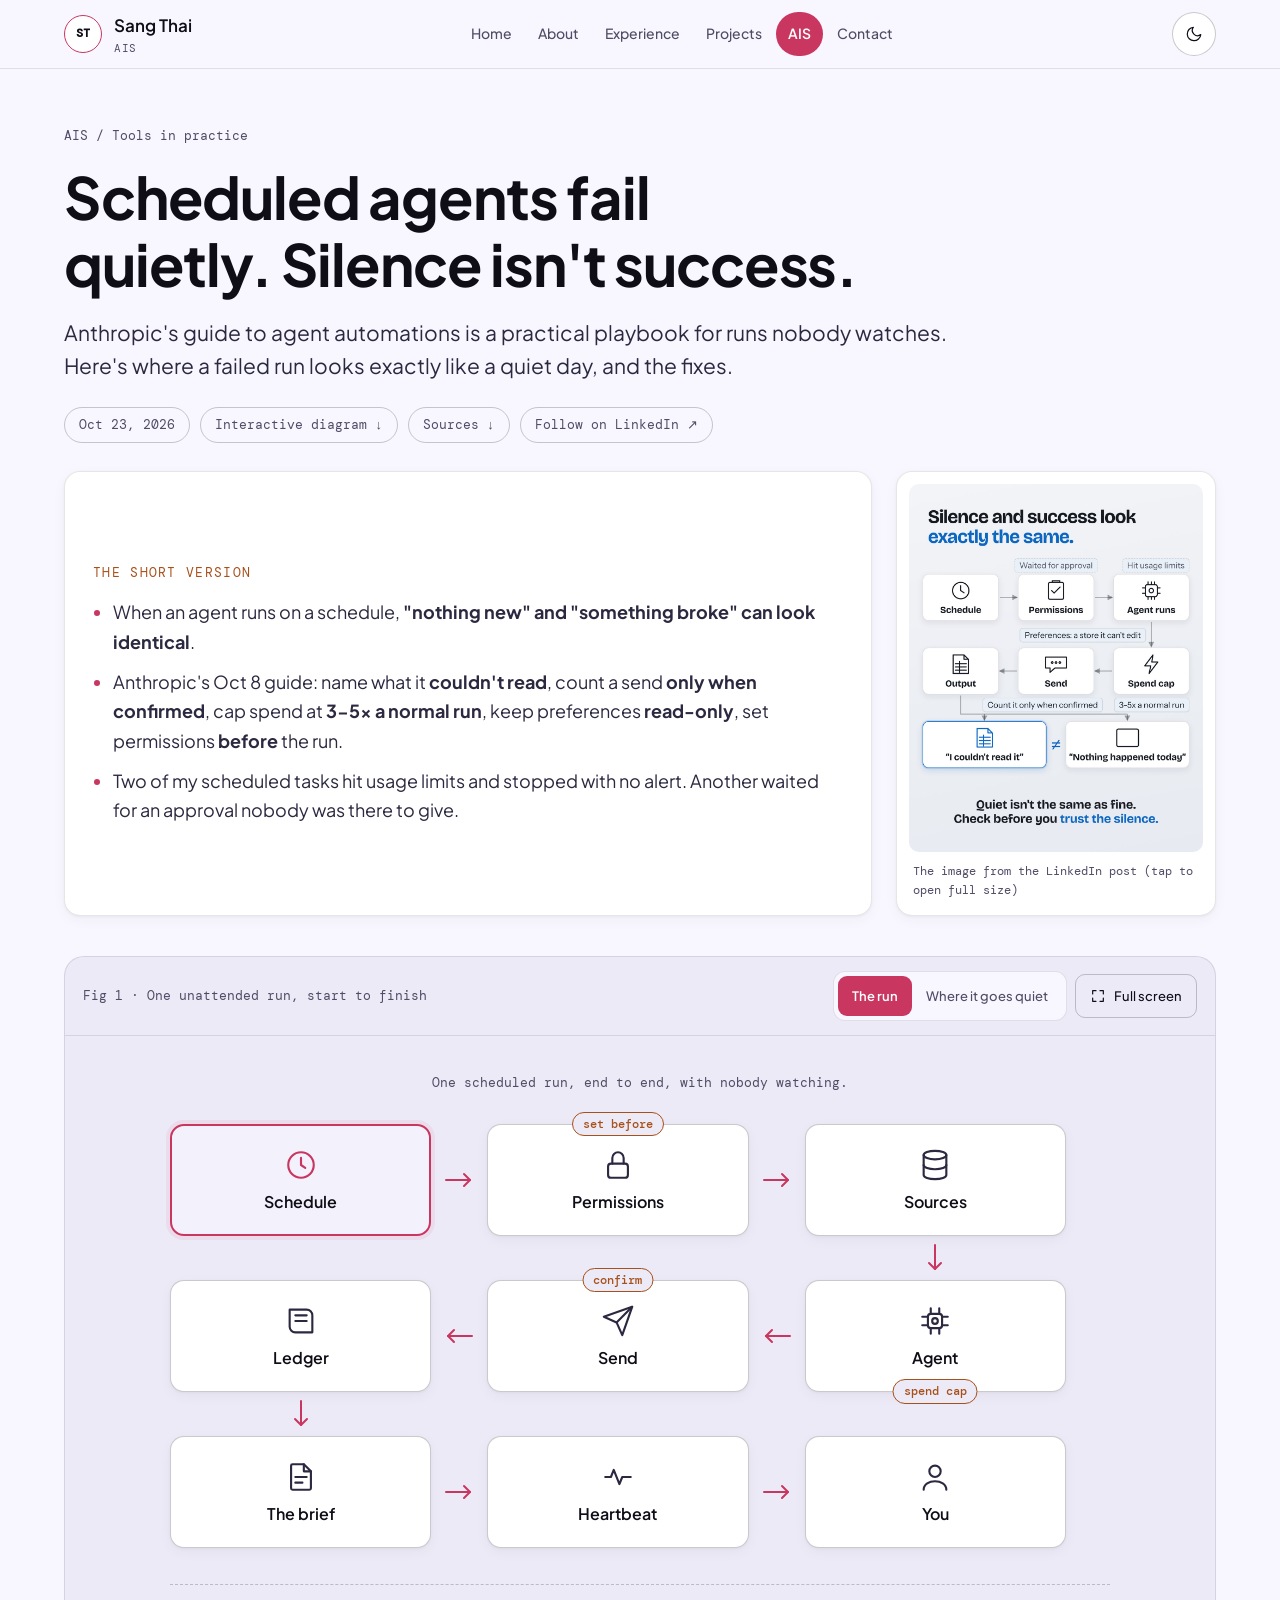
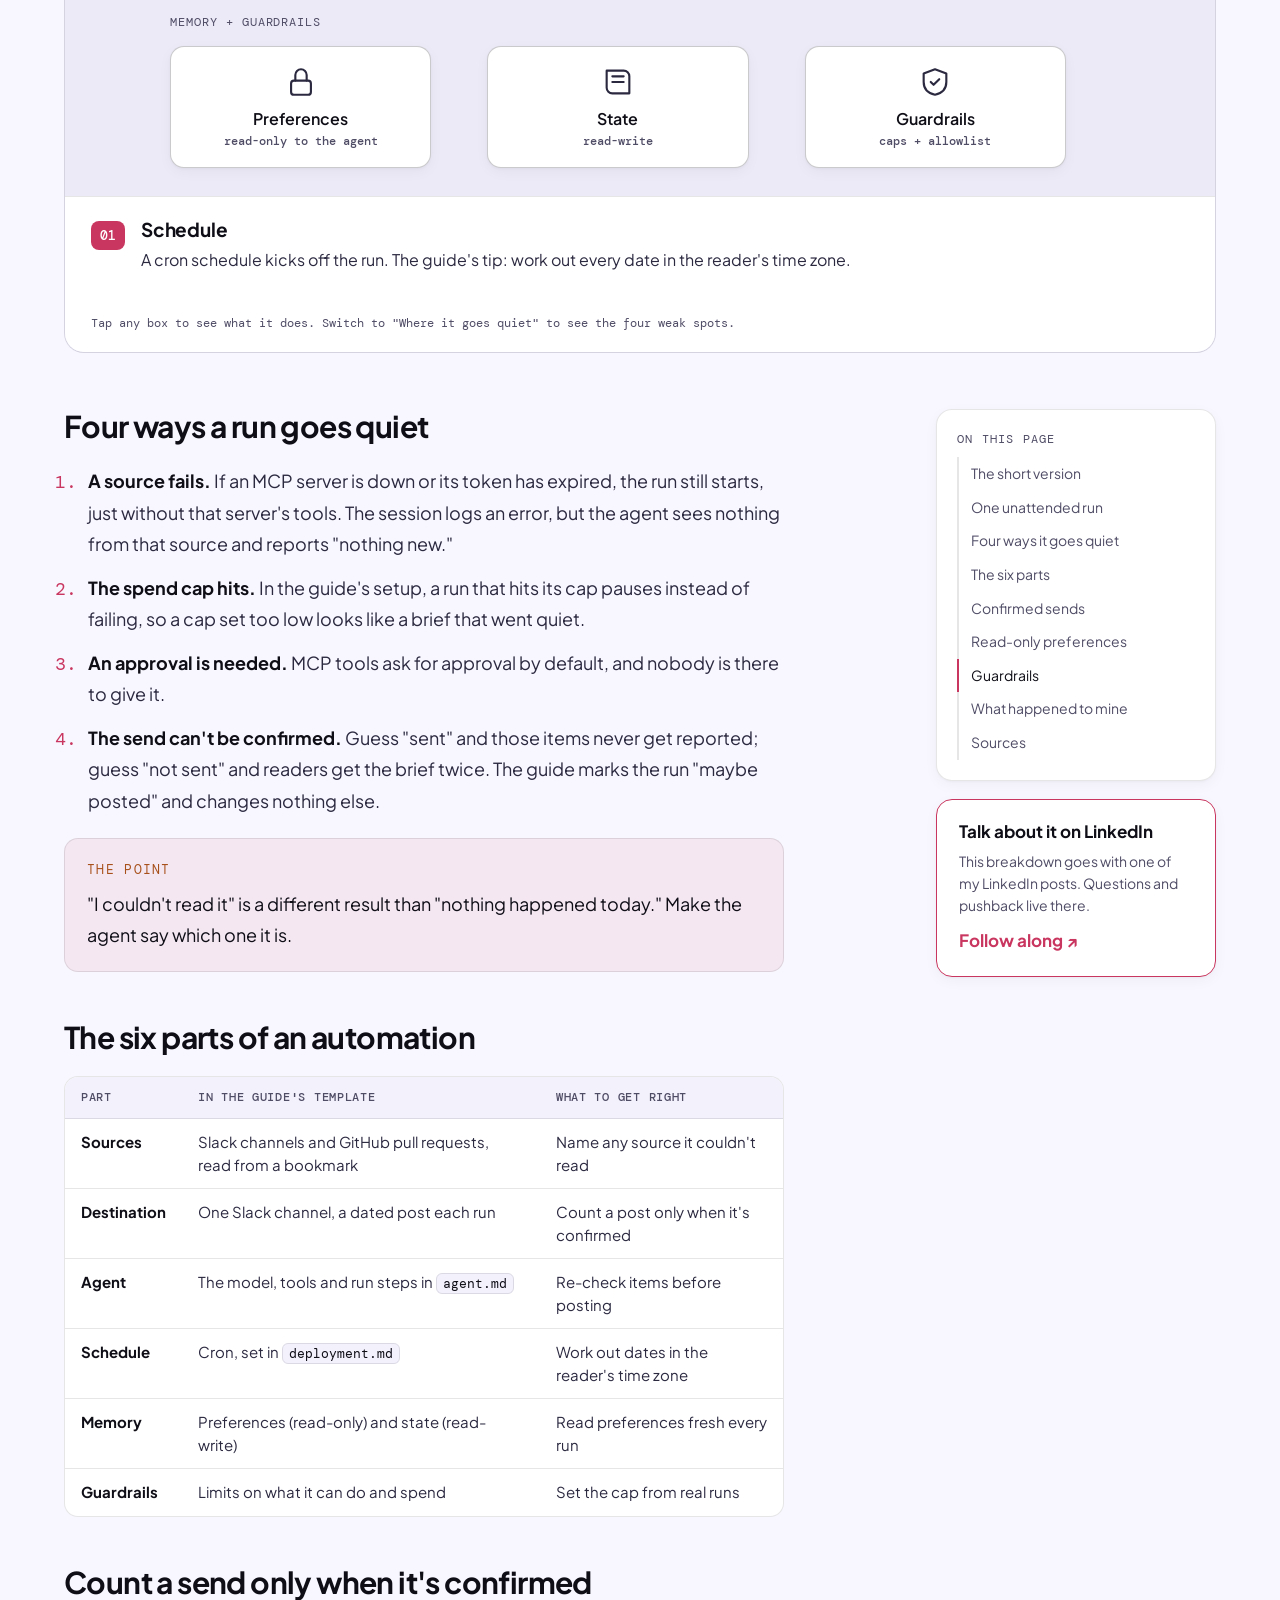
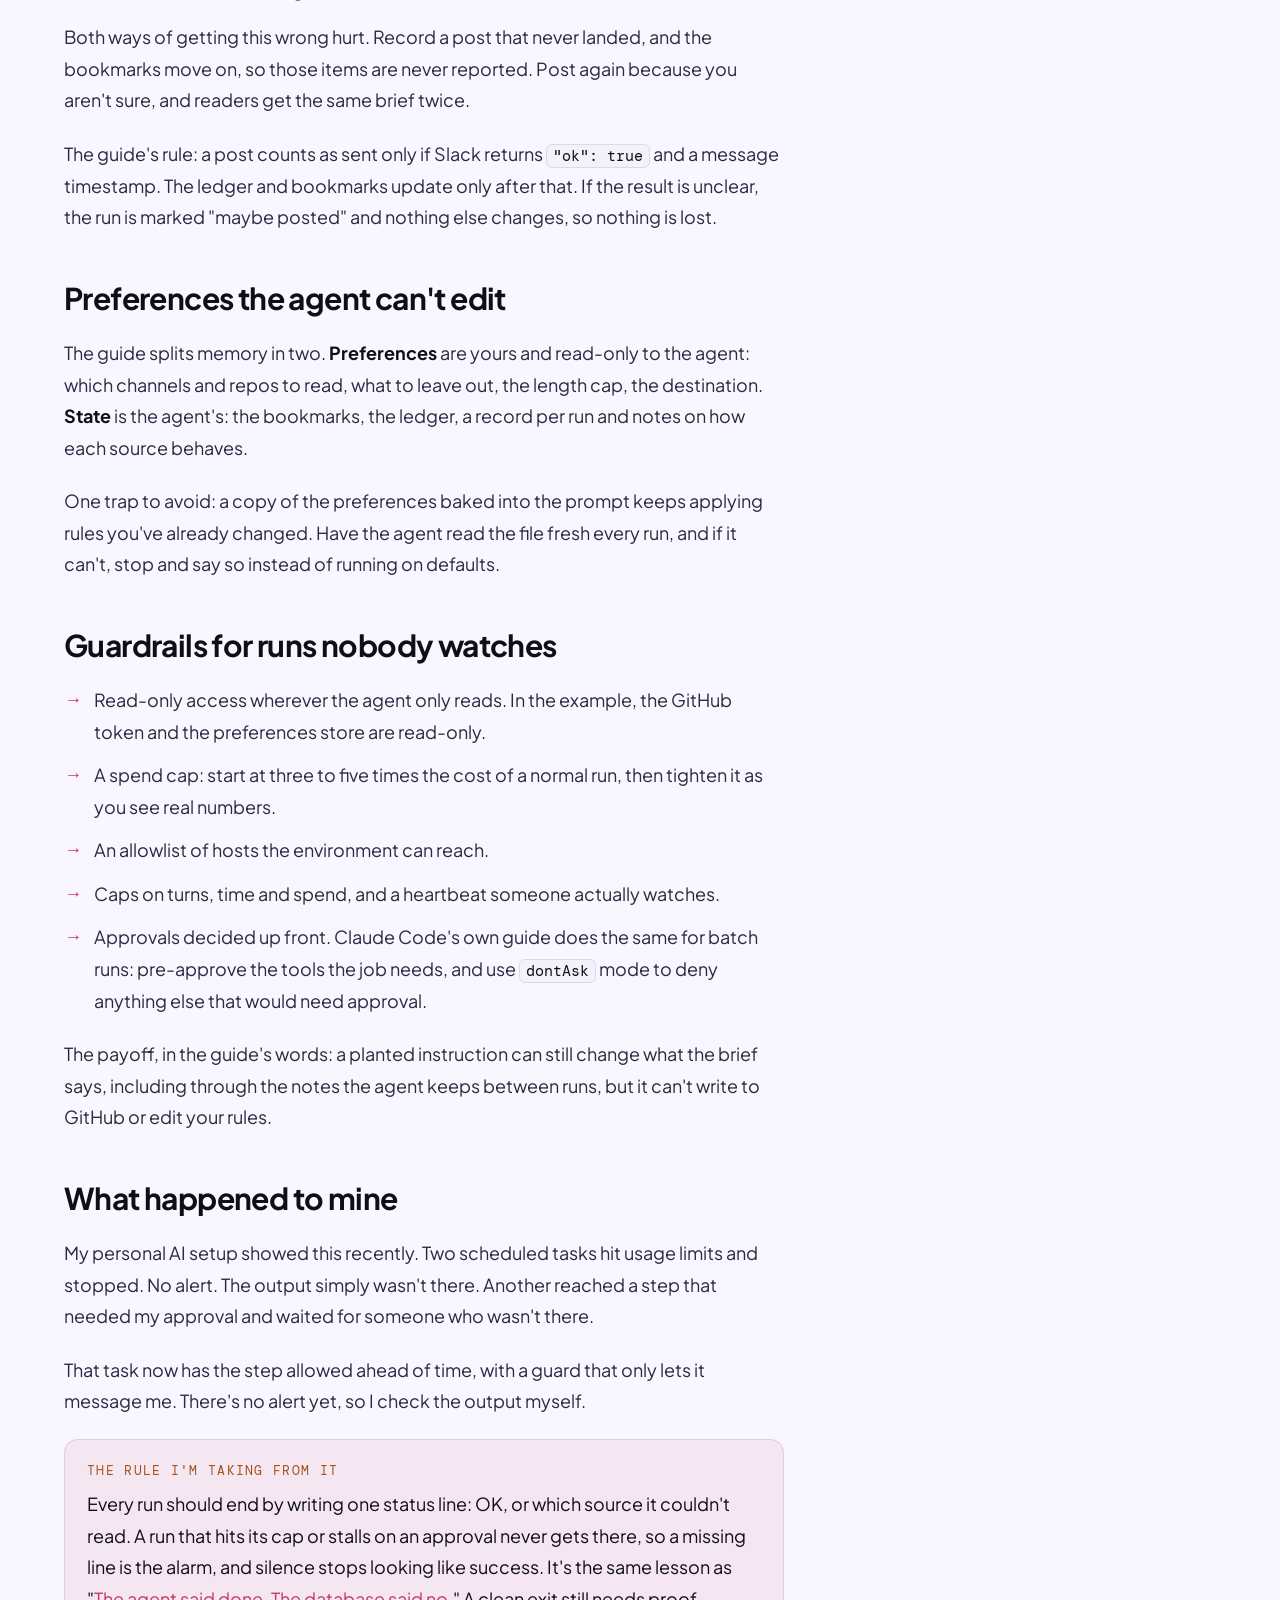
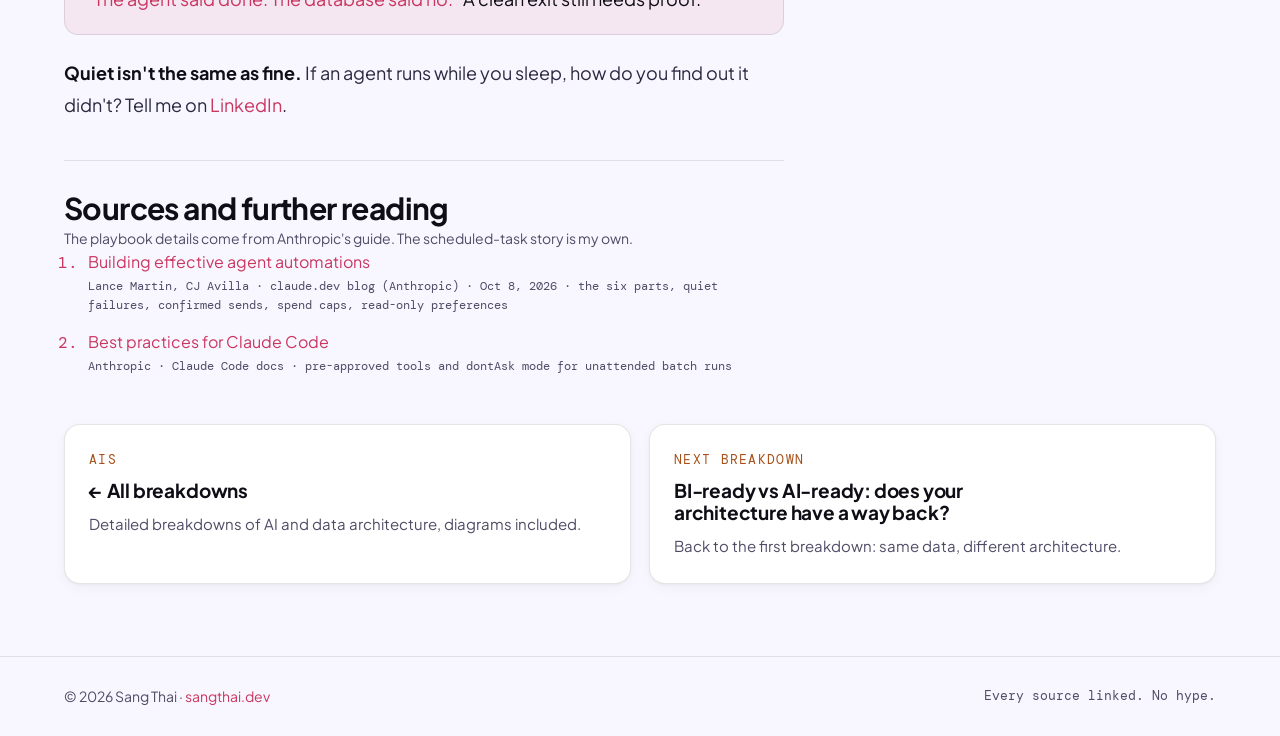
<file: field/scheduled-agents-fail-quietly/index.html>
<!DOCTYPE html>
<html lang="en" data-theme="light">
<head>
  <meta charset="UTF-8" />
  <meta name="viewport" content="width=device-width, initial-scale=1, viewport-fit=cover" />
  <script>(function(){var t;try{t=localStorage.getItem('theme')}catch(e){}document.documentElement.setAttribute('data-theme',t==='dark'?'dark':'light')})();</script>
  <title>Scheduled agents fail quietly. Silence isn&#x27;t success. &mdash; AIS</title>
  <meta name="description" content="When an agent runs on a schedule, silence and success look the same. Anthropic&#x27;s Oct 2026 automation guide: name unreadable sources, count sends only when confirmed, cap spend at 3-5x, read-only preferences." />
  <link rel="canonical" href="https://sangthai.dev/field/scheduled-agents-fail-quietly/" />
  <meta property="og:type" content="article" />
  <meta property="og:title" content="Scheduled agents fail quietly. Silence isn&#x27;t success." />
  <meta property="og:description" content="Quiet isn&#x27;t the same as fine. The full unattended run, an interactive diagram and every source." />
  <meta property="og:url" content="https://sangthai.dev/field/scheduled-agents-fail-quietly/" />
  <meta property="og:image" content="https://sangthai.dev/field/scheduled-agents-fail-quietly/media/og.jpg" />
  <meta property="article:published_time" content="2026-10-23" />
  <meta name="twitter:card" content="summary_large_image" />
  <meta name="theme-color" content="#F8F7FF" />
  <link rel="icon" type="image/svg+xml" href="../../favicon.svg" />
  <link rel="preconnect" href="https://fonts.googleapis.com" />
  <link rel="preconnect" href="https://fonts.gstatic.com" crossorigin />
  <link href="https://fonts.googleapis.com/css2?family=Plus+Jakarta+Sans:wght@400;500;600;700&family=DM+Mono:wght@400;500&display=swap" rel="stylesheet" />
  <link rel="stylesheet" href="../assets/field.css" />
</head>
<body>
  <a class="skip" href="#main">Skip to content</a>
  <div class="progress" aria-hidden="true"><span></span></div>

  <header class="site-header">
    <div class="wrap">
      <a class="brand" href="../../" aria-label="Sang Thai, home">
        <span class="brand__avatar" aria-hidden="true">ST</span>
        <span>Sang Thai<span class="brand__sub">AIS</span></span>
      </a>
      <nav class="nav" aria-label="Main">
        <a href="../../#home">Home</a>
        <a href="../../#about">About</a>
        <a href="../../#resume">Experience</a>
        <a href="../../#portfolio">Projects</a>
        <a href="../" aria-current="page">AIS</a>
        <a href="../../#contact">Contact</a>
      </nav>
      <div class="header-actions">
        <a class="back-home" href="../">All breakdowns</a>
        <button class="icon-btn" type="button" data-theme-toggle aria-label="Switch theme">
          <svg class="theme-icon-moon" viewBox="0 0 24 24" fill="none" stroke="currentColor" stroke-width="1.6" stroke-linecap="round" stroke-linejoin="round" aria-hidden="true"><path d="M21 12.79A9 9 0 1 1 11.21 3 7 7 0 0 0 21 12.79z"/></svg>
          <svg class="theme-icon-sun" viewBox="0 0 24 24" fill="none" stroke="currentColor" stroke-width="1.6" stroke-linecap="round" stroke-linejoin="round" aria-hidden="true"><circle cx="12" cy="12" r="5"/><path d="M12 1v2M12 21v2M4.22 4.22l1.42 1.42M18.36 18.36l1.42 1.42M1 12h2M21 12h2M4.22 19.78l1.42-1.42M18.36 5.64l1.42-1.42"/></svg>
        </button>
      </div>
    </div>
  </header>

  <main id="main">
    <div class="wrap">
      <section class="post-head">
        <div class="crumbs"><a href="../">AIS</a><span aria-hidden="true">/</span><span>Tools in practice</span></div>
        <h1>Scheduled agents fail quietly. Silence isn&#x27;t success.</h1>
        <p class="dek">Anthropic&#x27;s guide to agent automations is a practical playbook for runs nobody watches. Here&#x27;s where a failed run looks exactly like a quiet day, and the fixes.</p>
        <div class="meta">
          <span class="pill">Oct 23, 2026</span>
          <a class="pill" href="#diagram">Interactive diagram ↓</a>
          <a class="pill" href="#sources">Sources ↓</a>
          <a class="pill" href="https://www.linkedin.com/in/sang-thai" target="_blank" rel="noopener noreferrer">Follow on LinkedIn ↗</a>
        </div>
      </section>

      <div class="intro-grid" id="tldr">
        <div class="panel tldr">
          <span class="kicker">The short version</span>
          <ul>
            <li>When an agent runs on a schedule, <strong>"nothing new" and "something broke" can look identical</strong>.</li>
            <li>Anthropic's Oct 8 guide: name what it <strong>couldn't read</strong>, count a send <strong>only when confirmed</strong>, cap spend at <strong>3-5x a normal run</strong>, keep preferences <strong>read-only</strong>, set permissions <strong>before</strong> the run.</li>
            <li>Two of my scheduled tasks hit usage limits and stopped with no alert. Another waited for an approval nobody was there to give.</li>
          </ul>
        </div>
        <figure class="panel video" style="margin:0">
          <a href="media/cover.jpg" target="_blank" rel="noopener"><img src="media/cover.jpg" alt="Diagram: schedule, permissions, agent runs, spend cap, send, output, ending in two boxes: I couldn&#x27;t read it is not the same as nothing happened today" width="1080" height="1350" /></a>
          <figcaption>The image from the LinkedIn post (tap to open full size)</figcaption>
        </figure>
      </div>

      <!-- ===== DIAGRAM ===== -->
      <figure class="diagram" id="diagram" data-mode="full" aria-labelledby="diagram-cap">
        <div class="diagram__bar">
          <span class="diagram__title" id="diagram-cap">Fig 1 · One unattended run, start to finish</span>
          <div class="diagram__tools">
            <div class="seg" role="group" aria-label="Show path">
              <button type="button" data-mode-btn="full" data-note="One scheduled run, end to end, with nobody watching.">The run</button>
              <button type="button" data-mode-btn="quiet" data-note="Four spots where a failed run looks exactly like a quiet day.">Where it goes quiet</button>
            </div>
            <button type="button" class="tool-btn" data-fullscreen><svg viewBox="0 0 24 24" fill="none" stroke="currentColor" stroke-width="1.8" stroke-linecap="round" stroke-linejoin="round" aria-hidden="true"><path d="M4 9V4h5M20 9V4h-5M4 15v5h5M20 15v5h-5"/></svg><span>Full screen</span></button>
          </div>
        </div>

        <div class="diagram__stage">
          <p class="diagram__title" data-mode-note aria-live="polite" style="text-align:center;margin:0 0 30px"></p>
          <div class="flow">
            <button type="button" class="node" style="--c:1;--r:1;--o:1" data-node data-path="flow" data-num="01" data-title="Schedule" data-desc="A cron schedule kicks off the run. The guide&#x27;s tip: work out every date in the reader&#x27;s time zone.">
              <svg viewBox="0 0 24 24" aria-hidden="true"><circle cx="12" cy="12" r="9"/><path d="M12 7v5l3 2"/></svg>Schedule</button>
            <div class="arrow" style="--c:2;--r:1;--o:2" data-path="quiet" aria-hidden="true"><svg viewBox="0 0 30 18"><path d="M2 9h24"/><path d="M20 3l6 6-6 6"/></svg></div>
            <button type="button" class="node" style="--c:3;--r:1;--o:3" data-node data-path="quiet" data-num="02" data-title="Permissions, set before the run" data-desc="Nobody&#x27;s there to click approve. In the guide&#x27;s example, MCP tools ask for approval by default, so the GitHub tools are set to always allow and the token is read-only. Miss this and the tool needs an approval nobody is there to give.">
              <span class="node__badge">set before</span><svg viewBox="0 0 24 24" aria-hidden="true"><rect x="5" y="11" width="14" height="10" rx="2"/><path d="M8 11V7a4 4 0 0 1 8 0v4"/></svg>Permissions</button>
            <div class="arrow" style="--c:4;--r:1;--o:4" data-path="quiet" aria-hidden="true"><svg viewBox="0 0 30 18"><path d="M2 9h24"/><path d="M20 3l6 6-6 6"/></svg></div>
            <button type="button" class="node" style="--c:5;--r:1;--o:5" data-node data-path="quiet" data-num="03" data-title="Sources" data-desc="Slack channels and GitHub pull requests in the guide&#x27;s template, read from a bookmark. If a server is down or its token expired, the run still starts without those tools, and the agent can report &quot;nothing new.&quot; The fix: name what it couldn&#x27;t read.">
              <svg viewBox="0 0 24 24" aria-hidden="true"><ellipse cx="12" cy="5" rx="8" ry="3"/><path d="M4 5v14c0 1.7 3.6 3 8 3s8-1.3 8-3V5"/><path d="M4 12c0 1.7 3.6 3 8 3s8-1.3 8-3"/></svg>Sources</button>
            <div class="arrow arrow--down" style="--c:5;--r:2;--o:6" data-path="quiet" aria-hidden="true"><svg viewBox="0 0 30 18"><path d="M2 9h24"/><path d="M20 3l6 6-6 6"/></svg></div>
            <button type="button" class="node node--badge-low" style="--c:5;--r:3;--o:7" data-node data-path="quiet" data-num="04" data-title="Agent" data-desc="Follows its run steps in agent.md and re-checks items before posting. A spend cap protects you from runaway cost: start at 3-5x a normal run, then tighten. In the guide&#x27;s setup, a run that hits the cap pauses instead of failing, so a cap set too low looks like a quiet day.">
              <span class="node__badge">spend cap</span><svg viewBox="0 0 24 24" aria-hidden="true"><rect x="7" y="7" width="10" height="10" rx="2"/><circle cx="12" cy="12" r="2"/><path d="M9 3v4M15 3v4M9 17v4M15 17v4M3 9h4M3 15h4M17 9h4M17 15h4"/></svg>Agent</button>
            <div class="arrow arrow--left" style="--c:4;--r:3;--o:8" data-path="quiet" aria-hidden="true"><svg viewBox="0 0 30 18"><path d="M2 9h24"/><path d="M20 3l6 6-6 6"/></svg></div>
            <button type="button" class="node" style="--c:3;--r:3;--o:9" data-node data-path="quiet" data-num="05" data-title="Send" data-desc="Posts to one channel. It counts as sent only when Slack returns &quot;ok&quot;: true and a message timestamp. If the result is unclear, the run is marked &quot;maybe posted&quot; and nothing else changes.">
              <span class="node__badge">confirm</span><svg viewBox="0 0 24 24" aria-hidden="true"><path d="M22 2L11 13"/><path d="M22 2l-7 20-4-9-9-4z"/></svg>Send</button>
            <div class="arrow arrow--left" style="--c:2;--r:3;--o:10" data-path="quiet" aria-hidden="true"><svg viewBox="0 0 30 18"><path d="M2 9h24"/><path d="M20 3l6 6-6 6"/></svg></div>
            <button type="button" class="node" style="--c:1;--r:3;--o:11" data-node data-path="flow" data-num="06" data-title="Ledger + bookmarks" data-desc="Bookmarks and the ledger move only after a confirmed send. Move them early and items get skipped for good. Post again when unsure and readers get the same brief twice.">
              <svg viewBox="0 0 24 24" aria-hidden="true"><path d="M4 4h12a4 4 0 0 1 4 4v12H8a4 4 0 0 1-4-4z"/><path d="M8 8h8M8 12h8"/></svg>Ledger</button>
            <div class="arrow arrow--down" style="--c:1;--r:4;--o:12" data-path="flow" aria-hidden="true"><svg viewBox="0 0 30 18"><path d="M2 9h24"/><path d="M20 3l6 6-6 6"/></svg></div>
            <button type="button" class="node" style="--c:1;--r:5;--o:13" data-node data-path="flow" data-num="07" data-title="The brief" data-desc="What a person reads. If a source failed, the brief ends with one line naming it, like &quot;pull requests unavailable this run.&quot;">
              <svg viewBox="0 0 24 24" aria-hidden="true"><path d="M14 3H6a1 1 0 0 0-1 1v16a1 1 0 0 0 1 1h12a1 1 0 0 0 1-1V8z"/><path d="M14 3v5h5"/><path d="M8 12h8M8 16h5"/></svg>The brief</button>
            <div class="arrow" style="--c:2;--r:5;--o:14" data-path="flow" aria-hidden="true"><svg viewBox="0 0 30 18"><path d="M2 9h24"/><path d="M20 3l6 6-6 6"/></svg></div>
            <button type="button" class="node" style="--c:3;--r:5;--o:15" data-node data-path="flow" data-num="08" data-title="Heartbeat" data-desc="The guide&#x27;s guardrails picture: caps on turns, time and spend, and a heartbeat that someone watches.">
              <svg viewBox="0 0 24 24" aria-hidden="true"><path d="M3 12h4l2-5 4 10 2-5h6"/></svg>Heartbeat</button>
            <div class="arrow" style="--c:4;--r:5;--o:16" data-path="flow" aria-hidden="true"><svg viewBox="0 0 30 18"><path d="M2 9h24"/><path d="M20 3l6 6-6 6"/></svg></div>
            <button type="button" class="node" style="--c:5;--r:5;--o:17" data-node data-path="flow" data-num="09" data-title="You" data-desc="Silence should mean &quot;nothing happened,&quot; never &quot;something broke and nobody said.&quot;">
              <svg viewBox="0 0 24 24" aria-hidden="true"><circle cx="12" cy="8" r="4"/><path d="M4 21c0-4 4-6 8-6s8 2 8 6"/></svg>You</button>
          </div>
          <div class="lane" data-path="mem">
            <div class="lane__label">Memory + guardrails</div>
            <div class="lane__row">
              <button type="button" class="node" style="--c:1;--o:1" data-node data-num="M1" data-title="Preferences (read-only to the agent)" data-desc="Yours: which channels and repos to read, what to leave out, the length cap, the destination. Read fresh every run. If it can&#x27;t be read, stop and say so instead of running on defaults.">
              <svg viewBox="0 0 24 24" aria-hidden="true"><rect x="5" y="11" width="14" height="10" rx="2"/><path d="M8 11V7a4 4 0 0 1 8 0v4"/></svg><span class="node__txt">Preferences<span class="node__sub">read-only to the agent</span></span></button>
              <div style="--c:2;--o:2" aria-hidden="true"></div>
              <button type="button" class="node" style="--c:3;--o:3" data-node data-num="M2" data-title="State (read-write)" data-desc="The agent&#x27;s own notes between runs: the bookmarks, the ledger, a record per run and notes on how each source behaves.">
              <svg viewBox="0 0 24 24" aria-hidden="true"><path d="M4 4h12a4 4 0 0 1 4 4v12H8a4 4 0 0 1-4-4z"/><path d="M8 8h8M8 12h8"/></svg><span class="node__txt">State<span class="node__sub">read-write</span></span></button>
              <div style="--c:4;--o:4" aria-hidden="true"></div>
              <button type="button" class="node" style="--c:5;--o:5" data-node data-num="M3" data-title="Guardrails" data-desc="Read-only access wherever it only reads, an allowlist of hosts, and caps on turns, time and spend. A planted instruction can still change what the brief says, but it can&#x27;t write to GitHub or edit your rules.">
              <svg viewBox="0 0 24 24" aria-hidden="true"><path d="M12 3l8 3v6c0 5-3.5 8-8 9-4.5-1-8-4-8-9V6z"/><path d="M9 12l2 2 4-4"/></svg><span class="node__txt">Guardrails<span class="node__sub">caps + allowlist</span></span></button>
            </div>
          </div>
        </div>

        <div class="diagram__detail" aria-live="polite">
          <span class="num" data-detail-num>01</span>
          <div>
            <h3 data-detail-title>Schedule</h3>
            <p data-detail-text></p>
          </div>
        </div>
        <div class="diagram__hint">Tap any box to see what it does. Switch to &quot;Where it goes quiet&quot; to see the four weak spots.</div>
      </figure>

      <div class="post-body">
        <article class="prose">
          <h2 id="quiet">Four ways a run goes quiet</h2>
          <ol>
            <li><strong>A source fails.</strong> If an MCP server is down or its token has expired, the run still starts, just without that server's tools. The session logs an error, but the agent sees nothing from that source and reports "nothing new."</li>
            <li><strong>The spend cap hits.</strong> In the guide's setup, a run that hits its cap pauses instead of failing, so a cap set too low looks like a brief that went quiet.</li>
            <li><strong>An approval is needed.</strong> MCP tools ask for approval by default, and nobody is there to give it.</li>
            <li><strong>The send can't be confirmed.</strong> Guess "sent" and those items never get reported; guess "not sent" and readers get the brief twice. The guide marks the run "maybe posted" and changes nothing else.</li>
          </ol>
          <div class="callout">
            <span class="kicker">The point</span>
            "I couldn't read it" is a different result than "nothing happened today." Make the agent say which one it is.
          </div>

          <h2 id="parts">The six parts of an automation</h2>
          <div class="tbl-wrap"><table class="tbl">
            <thead><tr><th>Part</th><th>In the guide's template</th><th>What to get right</th></tr></thead>
            <tbody>
              <tr><td><strong>Sources</strong></td><td>Slack channels and GitHub pull requests, read from a bookmark</td><td>Name any source it couldn't read</td></tr>
              <tr><td><strong>Destination</strong></td><td>One Slack channel, a dated post each run</td><td>Count a post only when it's confirmed</td></tr>
              <tr><td><strong>Agent</strong></td><td>The model, tools and run steps in <code>agent.md</code></td><td>Re-check items before posting</td></tr>
              <tr><td><strong>Schedule</strong></td><td>Cron, set in <code>deployment.md</code></td><td>Work out dates in the reader's time zone</td></tr>
              <tr><td><strong>Memory</strong></td><td>Preferences (read-only) and state (read-write)</td><td>Read preferences fresh every run</td></tr>
              <tr><td><strong>Guardrails</strong></td><td>Limits on what it can do and spend</td><td>Set the cap from real runs</td></tr>
            </tbody>
          </table></div>

          <h2 id="confirm">Count a send only when it's confirmed</h2>
          <p>Both ways of getting this wrong hurt. Record a post that never landed, and the bookmarks move on, so those items are never reported. Post again because you aren't sure, and readers get the same brief twice.</p>
          <p>The guide's rule: a post counts as sent only if Slack returns <code>"ok": true</code> and a message timestamp. The ledger and bookmarks update only after that. If the result is unclear, the run is marked "maybe posted" and nothing else changes, so nothing is lost.</p>

          <h2 id="memory">Preferences the agent can't edit</h2>
          <p>The guide splits memory in two. <strong>Preferences</strong> are yours and read-only to the agent: which channels and repos to read, what to leave out, the length cap, the destination. <strong>State</strong> is the agent's: the bookmarks, the ledger, a record per run and notes on how each source behaves.</p>
          <p>One trap to avoid: a copy of the preferences baked into the prompt keeps applying rules you've already changed. Have the agent read the file fresh every run, and if it can't, stop and say so instead of running on defaults.</p>

          <h2 id="guardrails">Guardrails for runs nobody watches</h2>
          <ul class="checks">
            <li>Read-only access wherever the agent only reads. In the example, the GitHub token and the preferences store are read-only.</li>
            <li>A spend cap: start at three to five times the cost of a normal run, then tighten it as you see real numbers.</li>
            <li>An allowlist of hosts the environment can reach.</li>
            <li>Caps on turns, time and spend, and a heartbeat someone actually watches.</li>
            <li>Approvals decided up front. Claude Code's own guide does the same for batch runs: pre-approve the tools the job needs, and use <code>dontAsk</code> mode to deny anything else that would need approval.</li>
          </ul>
          <p>The payoff, in the guide's words: a planted instruction can still change what the brief says, including through the notes the agent keeps between runs, but it can't write to GitHub or edit your rules.</p>

          <h2 id="mine">What happened to mine</h2>
          <p>My personal AI setup showed this recently. Two scheduled tasks hit usage limits and stopped. No alert. The output simply wasn't there. Another reached a step that needed my approval and waited for someone who wasn't there.</p>
          <p>That task now has the step allowed ahead of time, with a guard that only lets it message me. There's no alert yet, so I check the output myself.</p>
          <div class="callout">
            <span class="kicker">The rule I'm taking from it</span>
            Every run should end by writing one status line: OK, or which source it couldn't read. A run that hits its cap or stalls on an approval never gets there, so a missing line is the alarm, and silence stops looking like success. It's the same lesson as "<a href="../agent-said-done-database-said-no/">The agent said done. The database said no.</a>" A clean exit still needs proof.
          </div>
          <p><strong>Quiet isn't the same as fine.</strong> If an agent runs while you sleep, how do you find out it didn't? Tell me on <a href="https://www.linkedin.com/in/sang-thai" target="_blank" rel="noopener noreferrer">LinkedIn</a>.</p>

          <section class="sources" id="sources" aria-labelledby="sources-h">
            <h2 id="sources-h">Sources and further reading</h2>
            <p class="note">The playbook details come from Anthropic&#x27;s guide. The scheduled-task story is my own.</p>
            <ol>
              <li><a href="https://claude.dev/blog/building-effective-agent-automations/" target="_blank" rel="noopener noreferrer">Building effective agent automations</a> <span class="src-meta">Lance Martin, CJ Avilla · claude.dev blog (Anthropic) · Oct 8, 2026 · the six parts, quiet failures, confirmed sends, spend caps, read-only preferences</span></li>
              <li><a href="https://code.claude.com/docs/en/best-practices" target="_blank" rel="noopener noreferrer">Best practices for Claude Code</a> <span class="src-meta">Anthropic · Claude Code docs · pre-approved tools and dontAsk mode for unattended batch runs</span></li>
            </ol>
          </section>
        </article>

        <aside class="toc">
          <nav class="panel" aria-label="On this page">
            <span class="kicker">On this page</span>
            <a href="#tldr">The short version</a>
            <a href="#diagram">One unattended run</a>
            <a href="#quiet">Four ways it goes quiet</a>
            <a href="#parts">The six parts</a>
            <a href="#confirm">Confirmed sends</a>
            <a href="#memory">Read-only preferences</a>
            <a href="#guardrails">Guardrails</a>
            <a href="#mine">What happened to mine</a>
            <a href="#sources">Sources</a>
          </nav>
          <div class="panel cta">
            <h3>Talk about it on LinkedIn</h3>
            <p>This breakdown goes with one of my LinkedIn posts. Questions and pushback live there.</p>
            <a href="https://www.linkedin.com/in/sang-thai" target="_blank" rel="noopener noreferrer"><strong>Follow along ↗</strong></a>
          </div>
        </aside>
      </div>

      <div class="post-end">
        <a class="panel" href="../">
          <span class="kicker">AIS</span>
          <h3>← All breakdowns</h3>
          <p>Detailed breakdowns of AI and data architecture, diagrams included.</p>
        </a>
        <a class="panel" href="../bi-ready-vs-ai-ready/">
          <span class="kicker">Next breakdown</span>
          <h3>BI-ready vs AI-ready: does your architecture have a way back?</h3>
          <p>Back to the first breakdown: same data, different architecture.</p>
        </a>
      </div>
    </div>
  </main>

  <footer class="site-footer">
    <div class="wrap">
      <span>&copy; 2026 Sang Thai · <a href="../../">sangthai.dev</a></span>
      <span class="mono">Every source linked. No hype.</span>
    </div>
  </footer>

  <script src="../assets/field.js" defer></script>
</body>
</html>
</file>
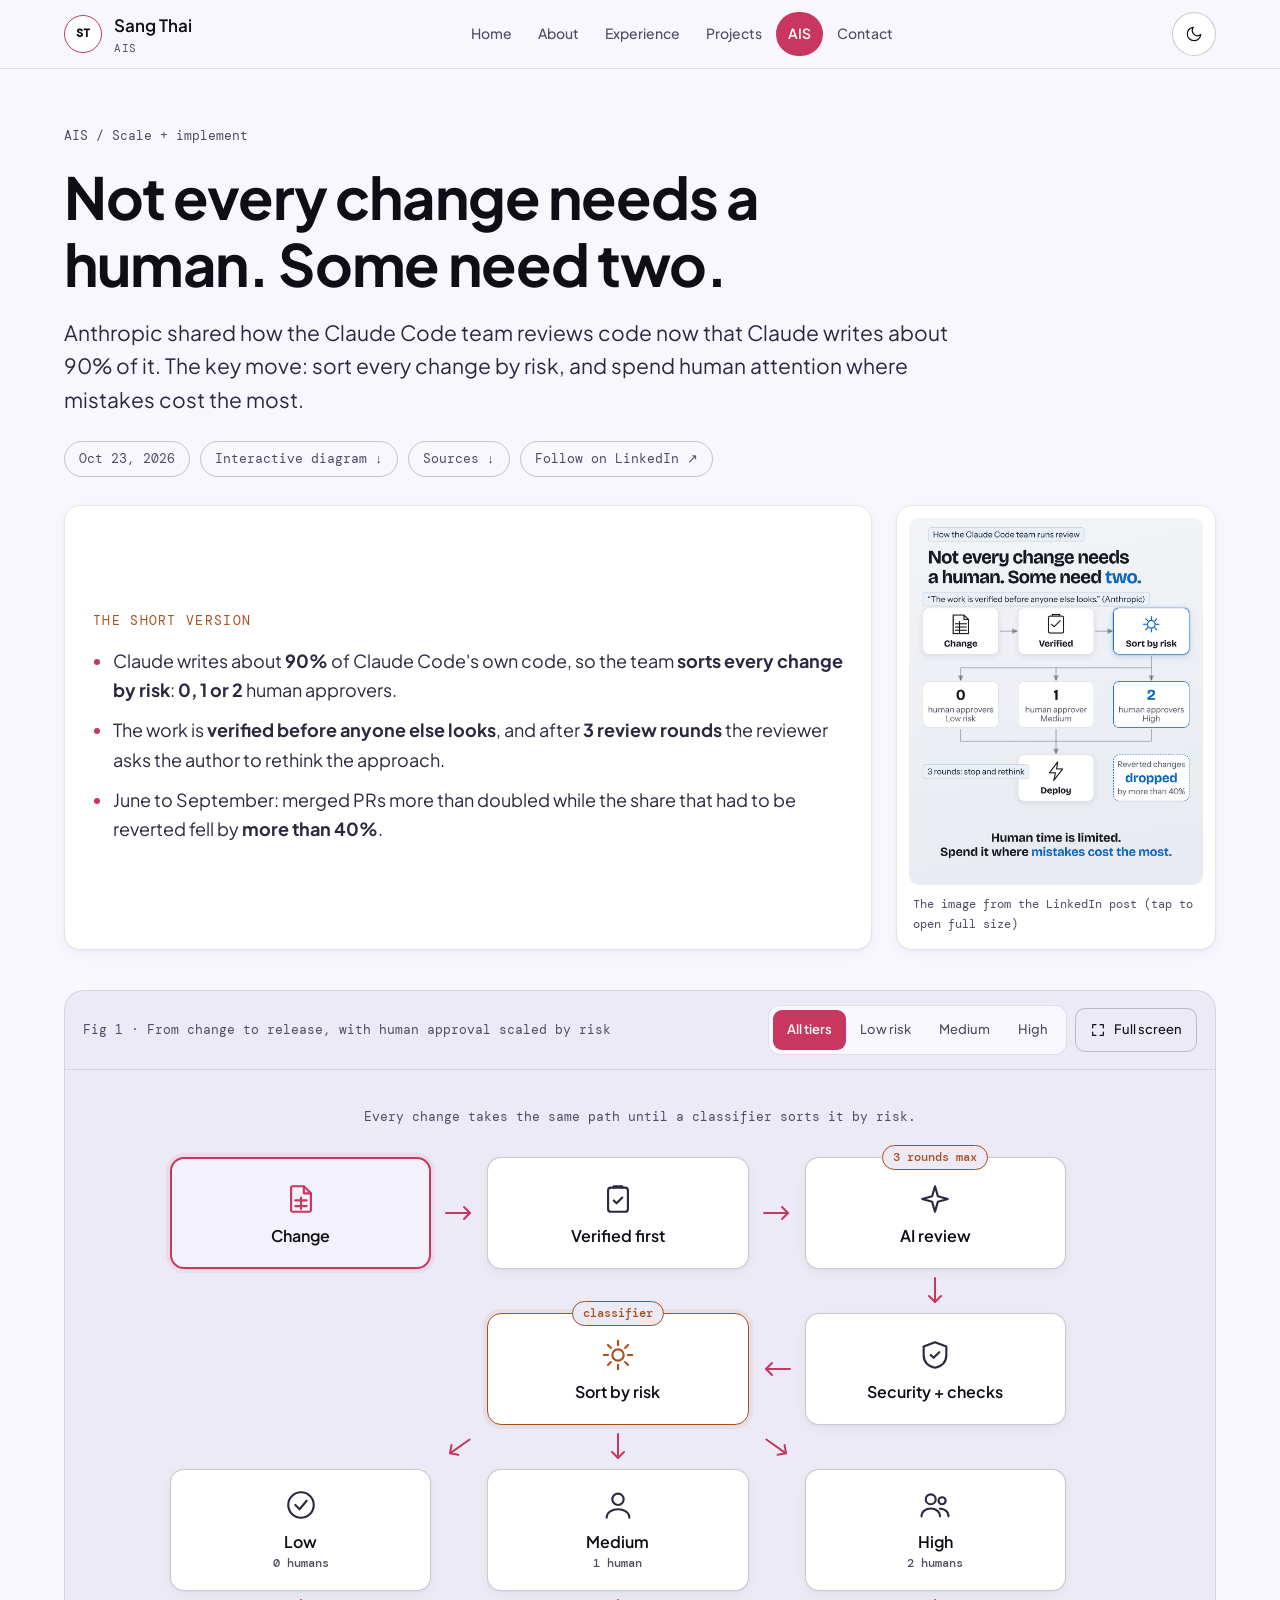
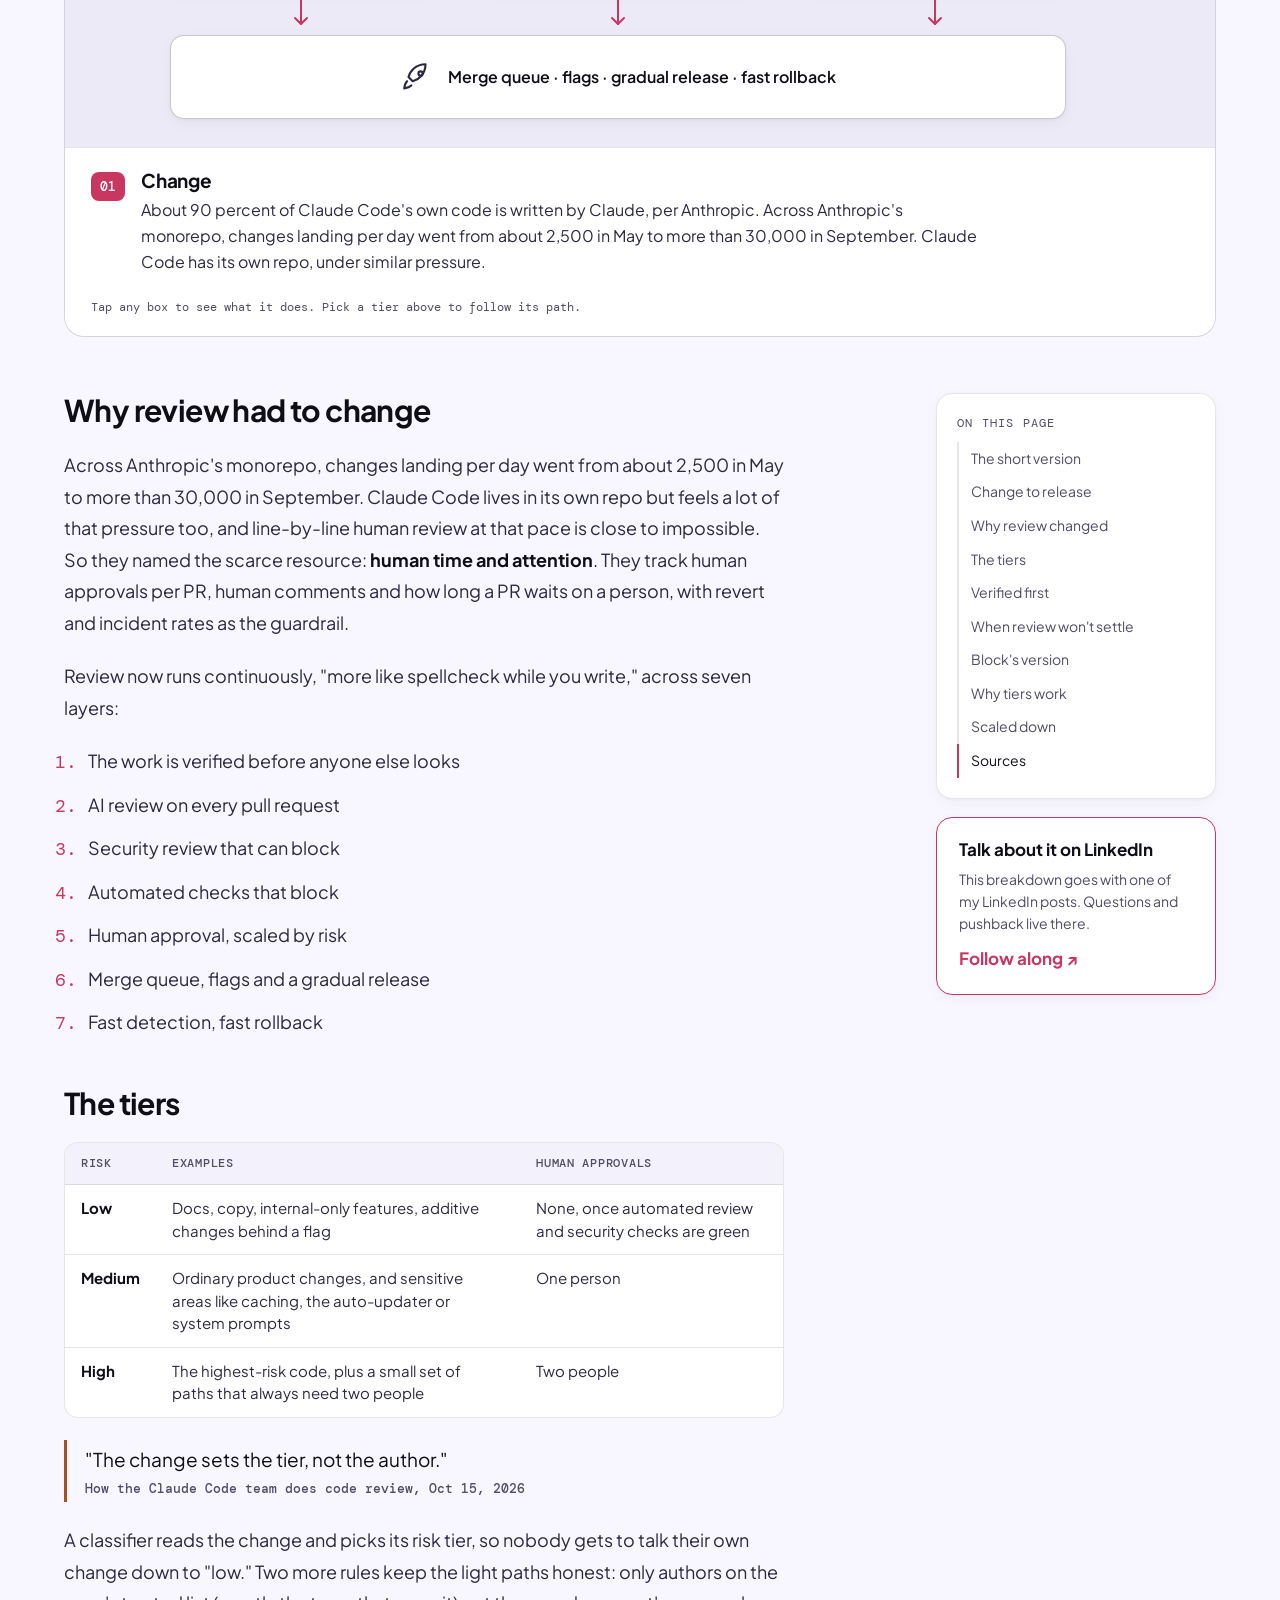
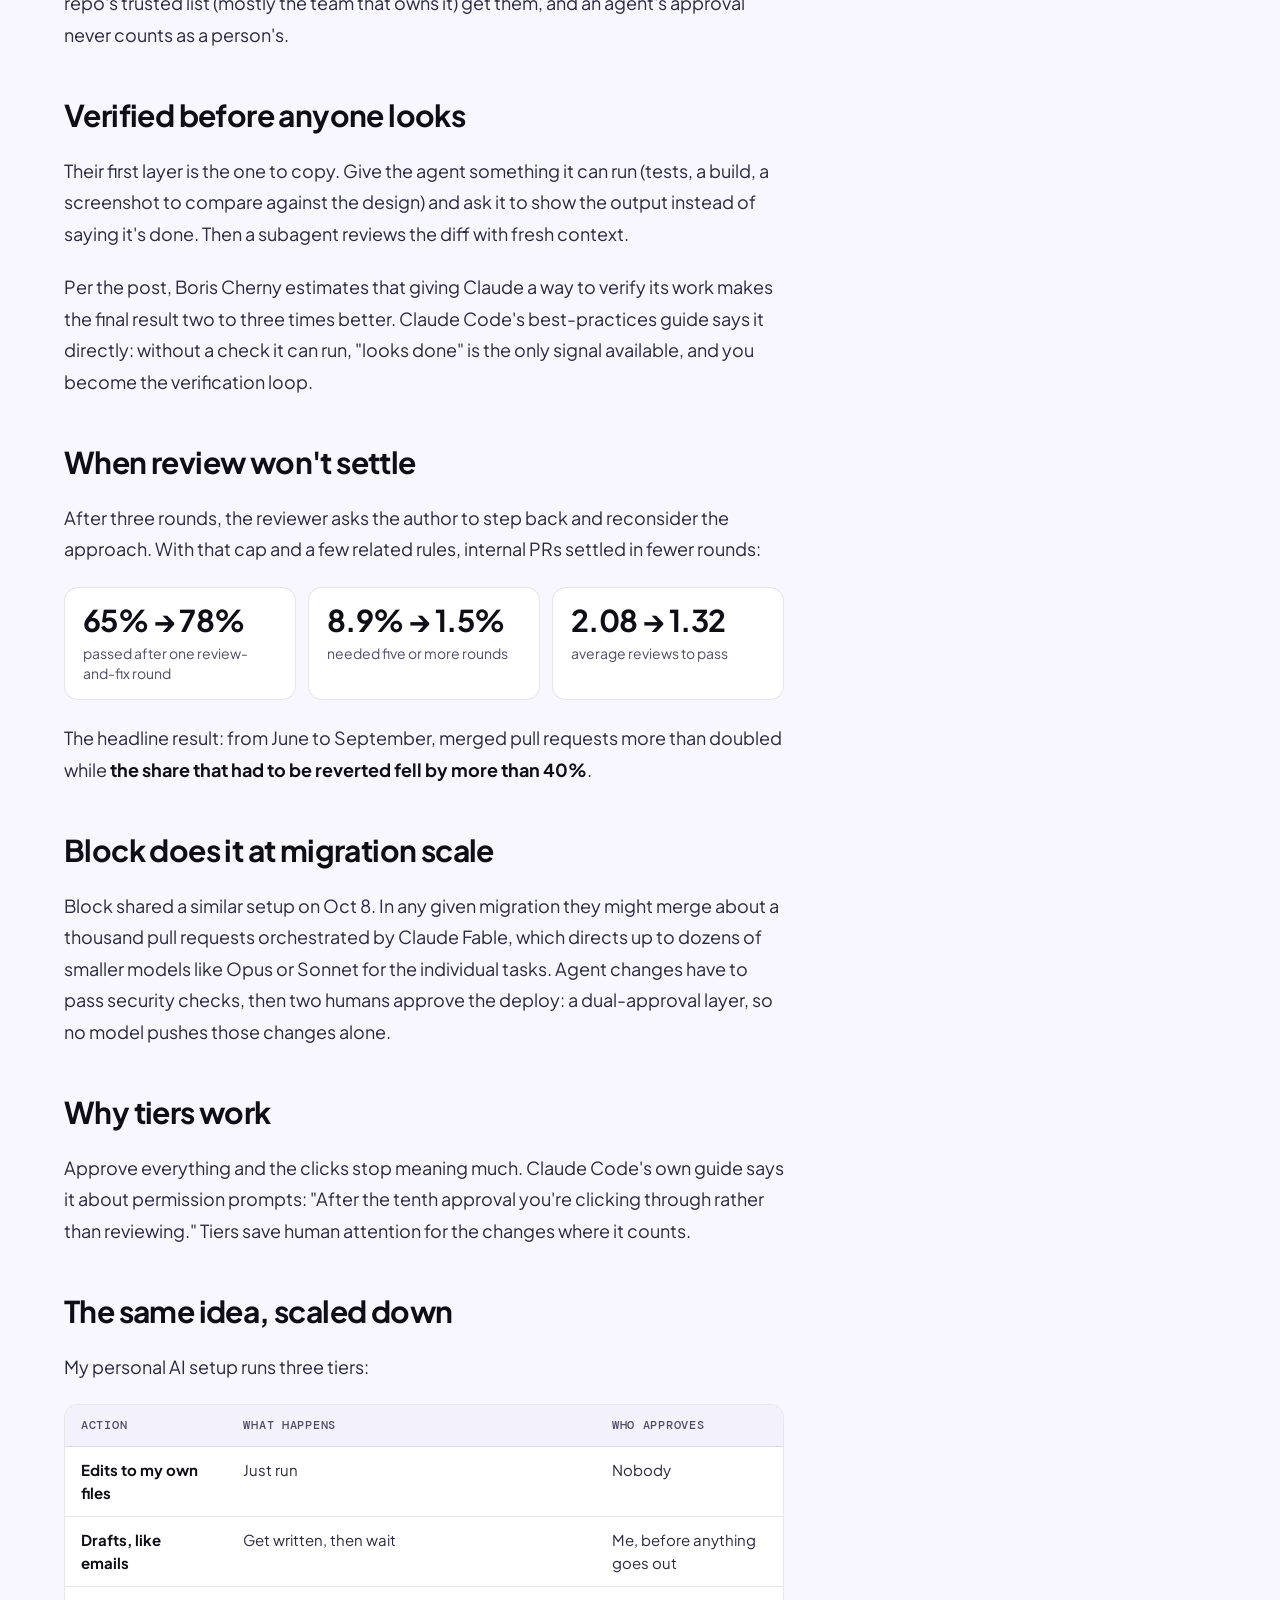
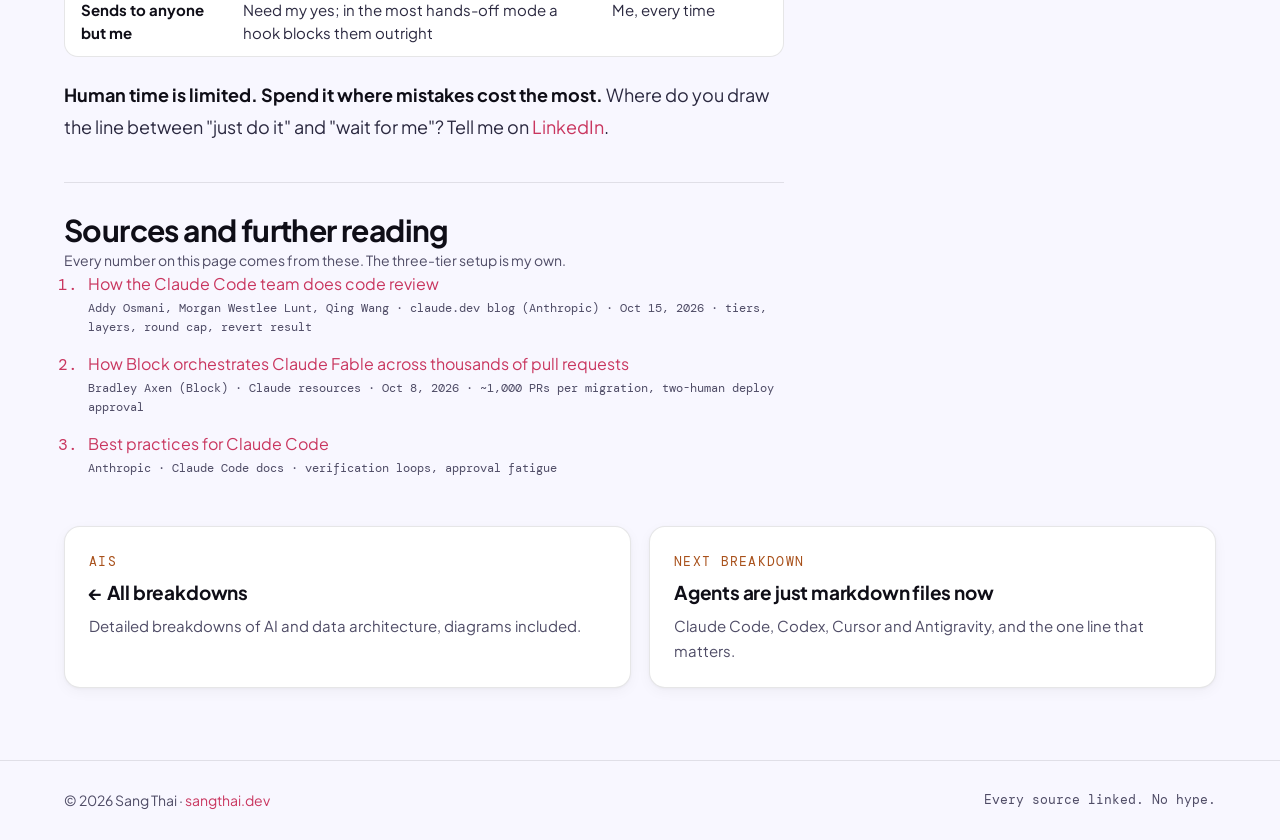
<file: field/some-changes-need-two-humans/index.html>
<!DOCTYPE html>
<html lang="en" data-theme="light">
<head>
  <meta charset="UTF-8" />
  <meta name="viewport" content="width=device-width, initial-scale=1, viewport-fit=cover" />
  <script>(function(){var t;try{t=localStorage.getItem('theme')}catch(e){}document.documentElement.setAttribute('data-theme',t==='dark'?'dark':'light')})();</script>
  <title>Not every change needs a human. Some need two. &mdash; AIS</title>
  <meta name="description" content="How the Claude Code team runs code review (Oct 2026): verify first, AI review with a 3-round cap, a classifier sorts changes into 0, 1 or 2 human approvers. Reverted share fell over 40%. Plus Block&#x27;s two-human deploys." />
  <link rel="canonical" href="https://sangthai.dev/field/some-changes-need-two-humans/" />
  <meta property="og:type" content="article" />
  <meta property="og:title" content="Not every change needs a human. Some need two." />
  <meta property="og:description" content="Sort every change by risk: 0, 1 or 2 humans. The full review flow, an interactive diagram and every source." />
  <meta property="og:url" content="https://sangthai.dev/field/some-changes-need-two-humans/" />
  <meta property="og:image" content="https://sangthai.dev/field/some-changes-need-two-humans/media/og.jpg" />
  <meta property="article:published_time" content="2026-10-23" />
  <meta name="twitter:card" content="summary_large_image" />
  <meta name="theme-color" content="#F8F7FF" />
  <link rel="icon" type="image/svg+xml" href="../../favicon.svg" />
  <link rel="preconnect" href="https://fonts.googleapis.com" />
  <link rel="preconnect" href="https://fonts.gstatic.com" crossorigin />
  <link href="https://fonts.googleapis.com/css2?family=Plus+Jakarta+Sans:wght@400;500;600;700&family=DM+Mono:wght@400;500&display=swap" rel="stylesheet" />
  <link rel="stylesheet" href="../assets/field.css" />
</head>
<body>
  <a class="skip" href="#main">Skip to content</a>
  <div class="progress" aria-hidden="true"><span></span></div>

  <header class="site-header">
    <div class="wrap">
      <a class="brand" href="../../" aria-label="Sang Thai, home">
        <span class="brand__avatar" aria-hidden="true">ST</span>
        <span>Sang Thai<span class="brand__sub">AIS</span></span>
      </a>
      <nav class="nav" aria-label="Main">
        <a href="../../#home">Home</a>
        <a href="../../#about">About</a>
        <a href="../../#resume">Experience</a>
        <a href="../../#portfolio">Projects</a>
        <a href="../" aria-current="page">AIS</a>
        <a href="../../#contact">Contact</a>
      </nav>
      <div class="header-actions">
        <a class="back-home" href="../">All breakdowns</a>
        <button class="icon-btn" type="button" data-theme-toggle aria-label="Switch theme">
          <svg class="theme-icon-moon" viewBox="0 0 24 24" fill="none" stroke="currentColor" stroke-width="1.6" stroke-linecap="round" stroke-linejoin="round" aria-hidden="true"><path d="M21 12.79A9 9 0 1 1 11.21 3 7 7 0 0 0 21 12.79z"/></svg>
          <svg class="theme-icon-sun" viewBox="0 0 24 24" fill="none" stroke="currentColor" stroke-width="1.6" stroke-linecap="round" stroke-linejoin="round" aria-hidden="true"><circle cx="12" cy="12" r="5"/><path d="M12 1v2M12 21v2M4.22 4.22l1.42 1.42M18.36 18.36l1.42 1.42M1 12h2M21 12h2M4.22 19.78l1.42-1.42M18.36 5.64l1.42-1.42"/></svg>
        </button>
      </div>
    </div>
  </header>

  <main id="main">
    <div class="wrap">
      <section class="post-head">
        <div class="crumbs"><a href="../">AIS</a><span aria-hidden="true">/</span><span>Scale + implement</span></div>
        <h1>Not every change needs a human. Some need two.</h1>
        <p class="dek">Anthropic shared how the Claude Code team reviews code now that Claude writes about 90% of it. The key move: sort every change by risk, and spend human attention where mistakes cost the most.</p>
        <div class="meta">
          <span class="pill">Oct 23, 2026</span>
          <a class="pill" href="#diagram">Interactive diagram ↓</a>
          <a class="pill" href="#sources">Sources ↓</a>
          <a class="pill" href="https://www.linkedin.com/in/sang-thai" target="_blank" rel="noopener noreferrer">Follow on LinkedIn ↗</a>
        </div>
      </section>

      <div class="intro-grid" id="tldr">
        <div class="panel tldr">
          <span class="kicker">The short version</span>
          <ul>
            <li>Claude writes about <strong>90%</strong> of Claude Code's own code, so the team <strong>sorts every change by risk</strong>: <strong>0, 1 or 2</strong> human approvers.</li>
            <li>The work is <strong>verified before anyone else looks</strong>, and after <strong>3 review rounds</strong> the reviewer asks the author to rethink the approach.</li>
            <li>June to September: merged PRs more than doubled while the share that had to be reverted fell by <strong>more than 40%</strong>.</li>
          </ul>
        </div>
        <figure class="panel video" style="margin:0">
          <a href="media/cover.jpg" target="_blank" rel="noopener"><img src="media/cover.jpg" alt="Diagram: How the Claude Code team runs review. Change, verified, sort by risk, then 0 human approvers for low risk, 1 for medium, 2 for high, then deploy. 3 rounds: stop and rethink. Reverted changes dropped by more than 40% (the share of changes reverted)" width="1080" height="1350" /></a>
          <figcaption>The image from the LinkedIn post (tap to open full size)</figcaption>
        </figure>
      </div>

      <!-- ===== DIAGRAM ===== -->
      <figure class="diagram" id="diagram" data-mode="full" aria-labelledby="diagram-cap">
        <div class="diagram__bar">
          <span class="diagram__title" id="diagram-cap">Fig 1 · From change to release, with human approval scaled by risk</span>
          <div class="diagram__tools">
            <div class="seg" role="group" aria-label="Show path">
              <button type="button" data-mode-btn="full" data-note="Every change takes the same path until a classifier sorts it by risk.">All tiers</button>
              <button type="button" data-mode-btn="low" data-note="Low risk: no human approval once automated review and security checks are green.">Low risk</button>
              <button type="button" data-mode-btn="med" data-note="Medium risk: one person approves.">Medium</button>
              <button type="button" data-mode-btn="high" data-note="High risk: two people approve.">High</button>
            </div>
            <button type="button" class="tool-btn" data-fullscreen><svg viewBox="0 0 24 24" fill="none" stroke="currentColor" stroke-width="1.8" stroke-linecap="round" stroke-linejoin="round" aria-hidden="true"><path d="M4 9V4h5M20 9V4h-5M4 15v5h5M20 15v5h-5"/></svg><span>Full screen</span></button>
          </div>
        </div>

        <div class="diagram__stage">
          <p class="diagram__title" data-mode-note aria-live="polite" style="text-align:center;margin:0 0 30px"></p>
          <div class="flow">
            <button type="button" class="node" style="--c:1;--r:1;--o:1" data-node data-path="low med high" data-num="01" data-title="Change" data-desc="About 90 percent of Claude Code&#x27;s own code is written by Claude, per Anthropic. Across Anthropic&#x27;s monorepo, changes landing per day went from about 2,500 in May to more than 30,000 in September. Claude Code has its own repo, under similar pressure.">
              <svg viewBox="0 0 24 24" aria-hidden="true"><path d="M14 3H6a1 1 0 0 0-1 1v16a1 1 0 0 0 1 1h12a1 1 0 0 0 1-1V8z"/><path d="M14 3v5h5"/><path d="M8 13h8M8 17h8M12 11v8"/></svg>Change</button>
            <div class="arrow" style="--c:2;--r:1;--o:2" data-path="high low med" aria-hidden="true"><svg viewBox="0 0 30 18"><path d="M2 9h24"/><path d="M20 3l6 6-6 6"/></svg></div>
            <button type="button" class="node" style="--c:3;--r:1;--o:3" data-node data-path="low med high" data-num="02" data-title="Verified before anyone looks" data-desc="Give the agent something it can run (tests, a build, a screenshot to compare against the design) and ask it to show the output instead of saying it&#x27;s done. Then a subagent reviews the diff with fresh context.">
              <svg viewBox="0 0 24 24" aria-hidden="true"><rect x="5" y="4" width="14" height="17" rx="2"/><path d="M9 4V3h6v1"/><path d="M9 13l2 2 4-4"/></svg>Verified first</button>
            <div class="arrow" style="--c:4;--r:1;--o:4" data-path="high low med" aria-hidden="true"><svg viewBox="0 0 30 18"><path d="M2 9h24"/><path d="M20 3l6 6-6 6"/></svg></div>
            <button type="button" class="node" style="--c:5;--r:1;--o:5" data-node data-path="low med high" data-num="03" data-title="AI review on every PR" data-desc="Runs on every pull request. After three rounds, the reviewer asks the author to step back and reconsider the approach. With that and related rules, internal PRs needing five or more rounds fell from 8.9% to 1.5%.">
              <span class="node__badge">3 rounds max</span><svg viewBox="0 0 24 24" aria-hidden="true"><path d="M12 3l2 7 7 2-7 2-2 7-2-7-7-2 7-2z"/></svg>AI review</button>
            <div class="arrow arrow--down" style="--c:5;--r:2;--o:6" data-path="high low med" aria-hidden="true"><svg viewBox="0 0 30 18"><path d="M2 9h24"/><path d="M20 3l6 6-6 6"/></svg></div>
            <button type="button" class="node" style="--c:5;--r:3;--o:7" data-node data-path="low med high" data-num="04" data-title="Security + blocking checks" data-desc="A security review that can block, plus automated checks that block. A typical CLI pull request may run dozens of checks before anyone looks at it.">
              <svg viewBox="0 0 24 24" aria-hidden="true"><path d="M12 3l8 3v6c0 5-3.5 8-8 9-4.5-1-8-4-8-9V6z"/><path d="M9 12l2 2 4-4"/></svg>Security + checks</button>
            <div class="arrow arrow--left" style="--c:4;--r:3;--o:8" data-path="high low med" aria-hidden="true"><svg viewBox="0 0 30 18"><path d="M2 9h24"/><path d="M20 3l6 6-6 6"/></svg></div>
            <button type="button" class="node node--hot" style="--c:3;--r:3;--o:9" data-node data-path="low med high" data-num="05" data-title="Sort by risk" data-desc="The change sets the tier, not the author. A classifier reads the change and picks its risk tier. Only authors on the repo&#x27;s trusted list (mostly the owning team) get the lighter paths; everyone else needs a second person. An agent&#x27;s approval never counts as a person&#x27;s.">
              <span class="node__badge">classifier</span><svg viewBox="0 0 24 24" aria-hidden="true"><circle cx="12" cy="12" r="4"/><path d="M12 2v3M12 19v3M2 12h3M19 12h3M4.9 4.9l2.1 2.1M17 17l2.1 2.1M4.9 19.1L7 17M17 7l2.1-2.1"/></svg>Sort by risk</button>
            <div class="arrow arrow--diag-l arrow--hide-sm" style="--c:2;--r:4" data-path="low" aria-hidden="true"><svg viewBox="0 0 30 18"><path d="M2 9h24"/><path d="M20 3l6 6-6 6"/></svg></div>
            <div class="arrow arrow--down arrow--hide-sm" style="--c:3;--r:4" data-path="med" aria-hidden="true"><svg viewBox="0 0 30 18"><path d="M2 9h24"/><path d="M20 3l6 6-6 6"/></svg></div>
            <div class="arrow arrow--diag arrow--hide-sm" style="--c:4;--r:4" data-path="high" aria-hidden="true"><svg viewBox="0 0 30 18"><path d="M2 9h24"/><path d="M20 3l6 6-6 6"/></svg></div>
            <div class="arrow arrow--down arrow--sm-only" style="--c:3;--r:4;--o:10" aria-hidden="true"><svg viewBox="0 0 30 18"><path d="M2 9h24"/><path d="M20 3l6 6-6 6"/></svg></div>
            <div class="trio" style="--o:11">
              <button type="button" class="node" style="--c:1;--r:5" data-node data-path="low" data-num="06a" data-title="Low risk: no human approval" data-desc="Docs, copy, internal-only features, additive changes behind a flag. No human approval once automated review and security checks are green.">
              <svg viewBox="0 0 24 24" aria-hidden="true"><circle cx="12" cy="12" r="9"/><path d="M8 12l3 3 5-6"/></svg><span class="node__txt">Low<span class="node__sub">0 humans</span></span></button>
              <button type="button" class="node" style="--c:3;--r:5" data-node data-path="med" data-num="06b" data-title="Medium risk: one person" data-desc="Ordinary product changes, and changes to sensitive areas like caching, the auto-updater or system prompts. One person approves.">
              <svg viewBox="0 0 24 24" aria-hidden="true"><circle cx="12" cy="8" r="4"/><path d="M4 21c0-4 4-6 8-6s8 2 8 6"/></svg><span class="node__txt">Medium<span class="node__sub">1 human</span></span></button>
              <button type="button" class="node" style="--c:5;--r:5" data-node data-path="high" data-num="06c" data-title="High risk: two people" data-desc="The highest-risk code, plus a small set of paths that always need two people.">
              <svg viewBox="0 0 24 24" aria-hidden="true"><circle cx="9" cy="8" r="3.5"/><circle cx="17" cy="9" r="2.5"/><path d="M2.5 20c0-3.5 3-5.5 6.5-5.5s6.5 2 6.5 5.5"/><path d="M15.5 14.6c3 .2 6 1.8 6 5.4"/></svg><span class="node__txt">High<span class="node__sub">2 humans</span></span></button>
            </div>
            <div class="arrow arrow--down arrow--hide-sm" style="--c:1;--r:6" data-path="low" aria-hidden="true"><svg viewBox="0 0 30 18"><path d="M2 9h24"/><path d="M20 3l6 6-6 6"/></svg></div>
            <div class="arrow arrow--down arrow--hide-sm" style="--c:3;--r:6" data-path="med" aria-hidden="true"><svg viewBox="0 0 30 18"><path d="M2 9h24"/><path d="M20 3l6 6-6 6"/></svg></div>
            <div class="arrow arrow--down arrow--hide-sm" style="--c:5;--r:6" data-path="high" aria-hidden="true"><svg viewBox="0 0 30 18"><path d="M2 9h24"/><path d="M20 3l6 6-6 6"/></svg></div>
            <div class="arrow arrow--down arrow--sm-only" style="--c:3;--r:6;--o:12" aria-hidden="true"><svg viewBox="0 0 30 18"><path d="M2 9h24"/><path d="M20 3l6 6-6 6"/></svg></div>
            <button type="button" class="node node--wide" style="--c:1 / 6;--r:7;--o:13" data-node data-path="low med high" data-num="07" data-title="Merge, flags, gradual release, rollback" data-desc="Merge queue, feature flags and a gradual release, then fast detection and fast rollback. From June to September, merged pull requests more than doubled while the share that had to be reverted fell by more than 40%.">
              <svg viewBox="0 0 24 24" aria-hidden="true"><path d="M5 15c-1.5 1.5-2 5-2 5s3.5-.5 5-2"/><path d="M9 15l-3-3c1-4 5-9 12-9 0 7-5 11-9 12z"/><circle cx="14.5" cy="9.5" r="1.5"/></svg>Merge queue · flags · gradual release · fast rollback</button>
          </div>
          
        </div>

        <div class="diagram__detail" aria-live="polite">
          <span class="num" data-detail-num>01</span>
          <div>
            <h3 data-detail-title>Change</h3>
            <p data-detail-text></p>
          </div>
        </div>
        <div class="diagram__hint">Tap any box to see what it does. Pick a tier above to follow its path.</div>
      </figure>

      <div class="post-body">
        <article class="prose">
          <h2 id="why">Why review had to change</h2>
          <p>Across Anthropic's monorepo, changes landing per day went from about 2,500 in May to more than 30,000 in September. Claude Code lives in its own repo but feels a lot of that pressure too, and line-by-line human review at that pace is close to impossible. So they named the scarce resource: <strong>human time and attention</strong>. They track human approvals per PR, human comments and how long a PR waits on a person, with revert and incident rates as the guardrail.</p>
          <p>Review now runs continuously, "more like spellcheck while you write," across seven layers:</p>
          <ol>
            <li>The work is verified before anyone else looks</li>
            <li>AI review on every pull request</li>
            <li>Security review that can block</li>
            <li>Automated checks that block</li>
            <li>Human approval, scaled by risk</li>
            <li>Merge queue, flags and a gradual release</li>
            <li>Fast detection, fast rollback</li>
          </ol>

          <h2 id="tiers">The tiers</h2>
          <div class="tbl-wrap"><table class="tbl">
            <thead><tr><th>Risk</th><th>Examples</th><th>Human approvals</th></tr></thead>
            <tbody>
              <tr><td><strong>Low</strong></td><td>Docs, copy, internal-only features, additive changes behind a flag</td><td>None, once automated review and security checks are green</td></tr>
              <tr><td><strong>Medium</strong></td><td>Ordinary product changes, and sensitive areas like caching, the auto-updater or system prompts</td><td>One person</td></tr>
              <tr><td><strong>High</strong></td><td>The highest-risk code, plus a small set of paths that always need two people</td><td>Two people</td></tr>
            </tbody>
          </table></div>
          <blockquote>"The change sets the tier, not the author."<cite>How the Claude Code team does code review, Oct 15, 2026</cite></blockquote>
          <p>A classifier reads the change and picks its risk tier, so nobody gets to talk their own change down to "low." Two more rules keep the light paths honest: only authors on the repo's trusted list (mostly the team that owns it) get them, and an agent's approval never counts as a person's.</p>

          <h2 id="verified">Verified before anyone looks</h2>
          <p>Their first layer is the one to copy. Give the agent something it can run (tests, a build, a screenshot to compare against the design) and ask it to show the output instead of saying it's done. Then a subagent reviews the diff with fresh context.</p>
          <p>Per the post, Boris Cherny estimates that giving Claude a way to verify its work makes the final result two to three times better. Claude Code's best-practices guide says it directly: without a check it can run, "looks done" is the only signal available, and you become the verification loop.</p>

          <h2 id="rounds">When review won't settle</h2>
          <p>After three rounds, the reviewer asks the author to step back and reconsider the approach. With that cap and a few related rules, internal PRs settled in fewer rounds:</p>
          <div class="stats">
            <div class="stat"><b>65% → 78%</b><span>passed after one review-and-fix round</span></div>
            <div class="stat"><b>8.9% → 1.5%</b><span>needed five or more rounds</span></div>
            <div class="stat"><b>2.08 → 1.32</b><span>average reviews to pass</span></div>
          </div>
          <p>The headline result: from June to September, merged pull requests more than doubled while <strong>the share that had to be reverted fell by more than 40%</strong>.</p>

          <h2 id="block">Block does it at migration scale</h2>
          <p>Block shared a similar setup on Oct 8. In any given migration they might merge about a thousand pull requests orchestrated by Claude Fable, which directs up to dozens of smaller models like Opus or Sonnet for the individual tasks. Agent changes have to pass security checks, then two humans approve the deploy: a dual-approval layer, so no model pushes those changes alone.</p>

          <h2 id="fatigue">Why tiers work</h2>
          <p>Approve everything and the clicks stop meaning much. Claude Code's own guide says it about permission prompts: "After the tenth approval you're clicking through rather than reviewing." Tiers save human attention for the changes where it counts.</p>

          <h2 id="mine">The same idea, scaled down</h2>
          <p>My personal AI setup runs three tiers:</p>
          <div class="tbl-wrap"><table class="tbl">
            <thead><tr><th>Action</th><th>What happens</th><th>Who approves</th></tr></thead>
            <tbody>
              <tr><td><strong>Edits to my own files</strong></td><td>Just run</td><td>Nobody</td></tr>
              <tr><td><strong>Drafts, like emails</strong></td><td>Get written, then wait</td><td>Me, before anything goes out</td></tr>
              <tr><td><strong>Sends to anyone but me</strong></td><td>Need my yes; in the most hands-off mode a hook blocks them outright</td><td>Me, every time</td></tr>
            </tbody>
          </table></div>
          <p><strong>Human time is limited. Spend it where mistakes cost the most.</strong> Where do you draw the line between "just do it" and "wait for me"? Tell me on <a href="https://www.linkedin.com/in/sang-thai" target="_blank" rel="noopener noreferrer">LinkedIn</a>.</p>

          <section class="sources" id="sources" aria-labelledby="sources-h">
            <h2 id="sources-h">Sources and further reading</h2>
            <p class="note">Every number on this page comes from these. The three-tier setup is my own.</p>
            <ol>
              <li><a href="https://claude.dev/blog/solving-code-review-at-anthropic/" target="_blank" rel="noopener noreferrer">How the Claude Code team does code review</a> <span class="src-meta">Addy Osmani, Morgan Westlee Lunt, Qing Wang · claude.dev blog (Anthropic) · Oct 15, 2026 · tiers, layers, round cap, revert result</span></li>
              <li><a href="https://claude.com/resources/articles/how-block-orchestrates-claude-fable-across-thousands-of-pull-requests" target="_blank" rel="noopener noreferrer">How Block orchestrates Claude Fable across thousands of pull requests</a> <span class="src-meta">Bradley Axen (Block) · Claude resources · Oct 8, 2026 · ~1,000 PRs per migration, two-human deploy approval</span></li>
              <li><a href="https://code.claude.com/docs/en/best-practices" target="_blank" rel="noopener noreferrer">Best practices for Claude Code</a> <span class="src-meta">Anthropic · Claude Code docs · verification loops, approval fatigue</span></li>
            </ol>
          </section>
        </article>

        <aside class="toc">
          <nav class="panel" aria-label="On this page">
            <span class="kicker">On this page</span>
            <a href="#tldr">The short version</a>
            <a href="#diagram">Change to release</a>
            <a href="#why">Why review changed</a>
            <a href="#tiers">The tiers</a>
            <a href="#verified">Verified first</a>
            <a href="#rounds">When review won&#x27;t settle</a>
            <a href="#block">Block&#x27;s version</a>
            <a href="#fatigue">Why tiers work</a>
            <a href="#mine">Scaled down</a>
            <a href="#sources">Sources</a>
          </nav>
          <div class="panel cta">
            <h3>Talk about it on LinkedIn</h3>
            <p>This breakdown goes with one of my LinkedIn posts. Questions and pushback live there.</p>
            <a href="https://www.linkedin.com/in/sang-thai" target="_blank" rel="noopener noreferrer"><strong>Follow along ↗</strong></a>
          </div>
        </aside>
      </div>

      <div class="post-end">
        <a class="panel" href="../">
          <span class="kicker">AIS</span>
          <h3>← All breakdowns</h3>
          <p>Detailed breakdowns of AI and data architecture, diagrams included.</p>
        </a>
        <a class="panel" href="../agents-are-markdown-files/">
          <span class="kicker">Next breakdown</span>
          <h3>Agents are just markdown files now</h3>
          <p>Claude Code, Codex, Cursor and Antigravity, and the one line that matters.</p>
        </a>
      </div>
    </div>
  </main>

  <footer class="site-footer">
    <div class="wrap">
      <span>&copy; 2026 Sang Thai · <a href="../../">sangthai.dev</a></span>
      <span class="mono">Every source linked. No hype.</span>
    </div>
  </footer>

  <script src="../assets/field.js" defer></script>
</body>
</html>
</file>
<file: field/assets/field.css>
/* ==========================================================================
   AIS — shared styles (sangthai.dev/field/)
   Same fonts + palette as the main site. Theme lives on <html data-theme>,
   saved in localStorage "theme" (shared with the home page).
   ========================================================================== */

/* == TOKENS: DARK == */
:root,
html[data-theme="dark"] {
  --bg: #0F0E17;
  --surface: #1C1B29;
  --card: #201F31;
  --raised: #29283E;
  --text: #F5F3FF;
  --text-2: #D6D3EA;
  --muted: #ADAACB;
  --border: rgba(255, 255, 255, 0.09);
  --border-strong: rgba(255, 255, 255, 0.2);
  --accent: #FF6B9D;
  --accent-ink: #0F0E17;
  --accent-2: #FF8C42;
  --accent-soft: rgba(255, 107, 157, 0.12);
  --accent-2-soft: rgba(255, 140, 66, 0.12);
  --header-bg: rgba(15, 14, 23, 0.78);
  --shadow: 0 1px 0 rgba(255, 255, 255, 0.03) inset;
  --shadow-lg: 0 20px 50px rgba(0, 0, 0, 0.35);
  --font-sans: 'Plus Jakarta Sans', -apple-system, BlinkMacSystemFont, 'Segoe UI', sans-serif;
  --font-mono: 'DM Mono', ui-monospace, SFMono-Regular, Menlo, monospace;
  --radius: 16px;
  --radius-sm: 10px;
  --max: 1200px;
  --read: 720px;
  color-scheme: dark;
}

/* == TOKENS: LIGHT == */
html[data-theme="light"] {
  --bg: #F8F7FF;
  --surface: #ECEAF7;
  --card: #FFFFFF;
  --raised: #F3F1FB;
  --text: #0F0E17;
  --text-2: #2B2940;
  --muted: #4F4C66;
  --border: rgba(15, 14, 23, 0.1);
  --border-strong: rgba(15, 14, 23, 0.22);
  --accent: #C9365F;
  --accent-ink: #FFFFFF;
  --accent-2: #A8501A;
  --accent-soft: rgba(201, 54, 95, 0.08);
  --accent-2-soft: rgba(168, 80, 26, 0.08);
  --header-bg: rgba(248, 247, 255, 0.82);
  --shadow: 0 1px 3px rgba(15, 14, 23, 0.04), 0 4px 14px rgba(15, 14, 23, 0.04);
  --shadow-lg: 0 10px 40px rgba(15, 14, 23, 0.1);
  color-scheme: light;
}

/* == BASE == */
*, *::before, *::after { box-sizing: border-box; }
html { -webkit-text-size-adjust: 100%; scroll-padding-top: 88px; }
@media (prefers-reduced-motion: no-preference) { html { scroll-behavior: smooth; } }
body {
  margin: 0;
  background: var(--bg);
  color: var(--text);
  font-family: var(--font-sans);
  font-size: 17px;
  line-height: 1.65;
  -webkit-font-smoothing: antialiased;
  text-rendering: optimizeLegibility;
  overflow-x: hidden;
}
body, .card, .site-header, .node, .chip, .btn, .panel {
  transition: background-color 0.25s ease, color 0.25s ease, border-color 0.25s ease;
}
img, video { max-width: 100%; display: block; }
a { color: var(--accent); text-decoration: none; }
a:hover { color: var(--accent-2); }
:focus-visible { outline: 2px solid var(--accent); outline-offset: 3px; border-radius: 6px; }
h1, h2, h3 { line-height: 1.15; letter-spacing: -0.02em; margin: 0; text-wrap: balance; }
p { margin: 0; }
.mono { font-family: var(--font-mono); }
.wrap { max-width: var(--max); margin: 0 auto; padding: 0 24px; }
.sr-only { position: absolute; width: 1px; height: 1px; overflow: hidden; clip: rect(0 0 0 0); white-space: nowrap; }
.skip {
  position: absolute; left: 16px; top: -60px; z-index: 200;
  background: var(--accent); color: var(--accent-ink); padding: 10px 16px; border-radius: 8px; font-weight: 600;
}
.skip:focus { top: 12px; }

/* == HEADER == */
.site-header {
  position: sticky; top: 0; z-index: 100;
  background: var(--header-bg);
  backdrop-filter: blur(18px) saturate(160%);
  -webkit-backdrop-filter: blur(18px) saturate(160%);
  border-bottom: 1px solid var(--border);
}
.site-header .wrap {
  display: flex; align-items: center; justify-content: space-between; gap: 16px;
  min-height: 68px;
}
.brand { display: flex; align-items: center; gap: 12px; color: var(--text); font-weight: 600; }
.brand:hover { color: var(--text); }
.brand__avatar {
  width: 38px; height: 38px; border-radius: 50%;
  display: grid; place-items: center;
  font-family: var(--font-mono); font-size: 12px; letter-spacing: 0.04em;
  background: var(--card); border: 1px solid var(--accent); color: var(--text);
}
.brand__sub { display: block; font-family: var(--font-mono); font-size: 11px; font-weight: 400; color: var(--muted); letter-spacing: 0.06em; }
.nav { display: flex; align-items: center; gap: 2px; font-size: 14px; }
.nav a { color: var(--muted); padding: 10px 12px; border-radius: 999px; font-weight: 500; }
.nav a:hover { color: var(--text); }
.nav a[aria-current="page"] { color: var(--accent-ink); background: var(--accent); font-weight: 600; }
.header-actions { display: flex; align-items: center; gap: 8px; }
.icon-btn {
  width: 44px; height: 44px; border-radius: 50%;
  display: grid; place-items: center; cursor: pointer;
  background: var(--card); color: var(--text); border: 1px solid var(--border-strong);
}
.icon-btn:hover { border-color: var(--accent); }
.icon-btn svg { width: 18px; height: 18px; }
.theme-icon-sun { display: none; }
html[data-theme="dark"] .theme-icon-sun { display: block; }
html[data-theme="dark"] .theme-icon-moon { display: none; }
.back-home { display: none; font-size: 14px; font-weight: 600; padding: 10px 4px; }
@media (max-width: 860px) {
  .nav { display: none; }
  .back-home { display: inline-flex; }
  .brand__sub { display: none; }
}

/* == PROGRESS BAR (posts) == */
.progress { position: fixed; top: 0; left: 0; height: 3px; width: 100%; z-index: 150; pointer-events: none; }
.progress span { display: block; height: 100%; width: 100%; background: var(--accent); transform-origin: 0 50%; transform: scaleX(0); }

/* == BUTTONS + CHIPS == */
.btn {
  display: inline-flex; align-items: center; justify-content: center; gap: 8px;
  min-height: 48px; padding: 12px 22px; border-radius: 12px;
  font: 600 15px/1 var(--font-sans); cursor: pointer; border: 1px solid transparent;
}
.btn--primary { background: var(--accent); color: var(--accent-ink); }
.btn--primary:hover { color: var(--accent-ink); filter: brightness(1.06); }
.btn--ghost { background: transparent; color: var(--text); border-color: var(--border-strong); }
.btn--ghost:hover { color: var(--text); border-color: var(--accent); }
.kicker {
  font-family: var(--font-mono); font-size: 13px; letter-spacing: 0.1em; text-transform: uppercase;
  color: var(--accent-2);
}
.chips { display: flex; flex-wrap: wrap; gap: 8px; }
.chip {
  min-height: 44px; padding: 10px 18px; border-radius: 999px; cursor: pointer;
  font: 500 14px/1 var(--font-sans);
  background: transparent; color: var(--text); border: 1px solid var(--border-strong);
}
.chip:hover { border-color: var(--accent); }
.chip[aria-pressed="true"] { background: var(--accent); color: var(--accent-ink); border-color: var(--accent); font-weight: 600; }
.tag {
  display: inline-flex; align-items: center; gap: 6px;
  font-family: var(--font-mono); font-size: 12px; letter-spacing: 0.08em; text-transform: uppercase;
  color: var(--accent);
}
.pill {
  display: inline-flex; align-items: center; gap: 6px; min-height: 36px;
  padding: 6px 14px; border-radius: 999px; font-family: var(--font-mono); font-size: 13px;
  border: 1px solid var(--border-strong); color: var(--muted);
}
a.pill:hover { color: var(--text); border-color: var(--accent); }

/* == SECTION HOME == */
.hero { padding: 80px 0 40px; }
.hero h1 { font-size: clamp(40px, 7vw, 72px); font-weight: 700; max-width: 14ch; margin-top: 14px; }
.hero h1 em { font-style: normal; color: var(--accent); }
.hero p { font-size: clamp(17px, 2vw, 20px); color: var(--text-2); max-width: 60ch; margin-top: 20px; }
.hero .actions { display: flex; flex-wrap: wrap; gap: 12px; margin-top: 28px; }
.hero .promise { display: flex; flex-wrap: wrap; gap: 8px 22px; margin-top: 32px; color: var(--muted); font-family: var(--font-mono); font-size: 13px; }
.hero .promise span::before { content: "✓ "; color: var(--accent); }
.listing { padding: 24px 0 88px; }
.listing__head { display: flex; flex-wrap: wrap; align-items: center; justify-content: space-between; gap: 16px; margin-bottom: 24px; }
.listing__head h2 { font-size: 24px; }
.grid { display: grid; grid-template-columns: repeat(auto-fill, minmax(min(100%, 340px), 1fr)); gap: 24px; }

.card {
  position: relative; display: flex; flex-direction: column;
  background: var(--card); border: 1px solid var(--border); border-radius: var(--radius);
  overflow: hidden; box-shadow: var(--shadow); color: var(--text);
}
.card:hover { border-color: var(--border-strong); }
@media (prefers-reduced-motion: no-preference) {
  .card { transition: transform 0.25s ease, border-color 0.25s ease, background-color 0.25s ease; }
  .card:hover { transform: translateY(-3px); }
}
.card__media { aspect-ratio: 16 / 10; background: #0F0E17; overflow: hidden; }
.card__media img { width: 100%; height: 100%; object-fit: cover; object-position: center 38%; }
.card__body { display: flex; flex-direction: column; gap: 12px; padding: 22px 22px 24px; flex-grow: 1; }
.card__title { font-size: 21px; line-height: 1.25; letter-spacing: -0.01em; }
.card__title a { color: var(--text); }
.card__title a::after { content: ""; position: absolute; inset: 0; }
.card__sum { color: var(--muted); font-size: 15px; line-height: 1.55; flex-grow: 1; }
.card__meta { display: flex; flex-wrap: wrap; gap: 6px 14px; padding-top: 14px; border-top: 1px solid var(--border); font-family: var(--font-mono); font-size: 12px; color: var(--muted); }
.card--featured { grid-column: 1 / -1; flex-direction: row; }
.card--featured .card__media { flex: 0 0 min(42%, 440px); aspect-ratio: 4 / 5; }
.card--featured .card__media img { object-position: center; }
.card--featured .card__body { padding: 36px; justify-content: center; gap: 16px; }
.card--featured .card__title { font-size: clamp(26px, 3.4vw, 38px); }
.card--featured .card__sum { flex-grow: 0; font-size: 17px; }
.badge-new { background: var(--accent); color: var(--accent-ink); border-radius: 999px; padding: 4px 10px; font-family: var(--font-mono); font-size: 11px; letter-spacing: 0.08em; }
@media (max-width: 760px) {
  .card--featured { flex-direction: column; }
  .card--featured .card__media { flex-basis: auto; aspect-ratio: 16 / 11; }
  .card--featured .card__media img { object-position: center 38%; }
  .card--featured .card__body { padding: 24px 22px 26px; }
}
@media (min-width: 761px) {
  .card--wide { grid-column: 1 / -1; flex-direction: row; }
  .card--wide .card__media { flex: 0 0 min(34%, 360px); aspect-ratio: auto; min-height: 220px; }
  .card--wide .card__body { padding: 28px 30px; justify-content: center; }
  .card--wide .card__sum { flex-grow: 0; }
}
.card--next { border-style: dashed; background: transparent; box-shadow: none; }
.card--next:hover { transform: none; }
.card--next .card__body { justify-content: center; }
.empty { color: var(--muted); padding: 24px 0; }

/* == POST == */
.post-head { padding: 56px 0 28px; }
.crumbs { font-family: var(--font-mono); font-size: 13px; color: var(--muted); display: flex; flex-wrap: wrap; gap: 8px; }
.crumbs a { color: var(--muted); }
.crumbs a:hover { color: var(--accent); }
.post-head h1 { font-size: clamp(34px, 5.4vw, 58px); font-weight: 700; margin-top: 18px; max-width: 20ch; }
.post-head .dek { font-size: clamp(18px, 2.1vw, 21px); color: var(--text-2); max-width: 62ch; margin-top: 18px; line-height: 1.6; }
.post-head .meta { display: flex; flex-wrap: wrap; gap: 10px; margin-top: 24px; }

.panel { background: var(--card); border: 1px solid var(--border); border-radius: var(--radius); box-shadow: var(--shadow); }
.intro-grid { display: grid; grid-template-columns: minmax(0, 1fr) minmax(240px, 320px); gap: 24px; align-items: stretch; }
@media (max-width: 860px) { .intro-grid { grid-template-columns: 1fr; } }
.tldr { padding: 26px 28px; display: flex; flex-direction: column; justify-content: center; }
.tldr ul { font-size: 18px; }
.tldr ul { margin: 14px 0 0; padding-left: 20px; display: grid; gap: 10px; color: var(--text-2); }
.tldr li::marker { color: var(--accent); }
.video { padding: 12px; }
.video video { width: 100%; height: auto; aspect-ratio: 4 / 5; border-radius: 10px; background: #0F0E17; object-fit: cover; }
.video figcaption { font-family: var(--font-mono); font-size: 12px; color: var(--muted); padding: 10px 4px 2px; }
@media (max-width: 860px) { .video { max-width: 420px; } }

/* == DIAGRAM == */
.diagram { margin: 40px 0 0; background: var(--surface); border: 1px solid var(--border); border-radius: 20px; overflow: hidden; }
.diagram:fullscreen { overflow: auto; border-radius: 0; display: flex; flex-direction: column; justify-content: center; }
.diagram__bar { display: flex; flex-wrap: wrap; align-items: center; justify-content: space-between; gap: 12px; padding: 14px 18px; border-bottom: 1px solid var(--border); }
.diagram__title { font-family: var(--font-mono); font-size: 13px; color: var(--muted); }
.diagram__tools { display: flex; flex-wrap: wrap; gap: 8px; align-items: center; }
.seg { display: inline-flex; padding: 4px; border-radius: 12px; background: var(--bg); border: 1px solid var(--border); }
.seg button {
  min-height: 40px; padding: 8px 14px; border-radius: 9px; border: 0; cursor: pointer;
  font: 500 13px/1 var(--font-sans); color: var(--muted); background: transparent;
}
.seg button:hover { color: var(--text); }
.seg button[aria-pressed="true"] { background: var(--accent); color: var(--accent-ink); font-weight: 600; }
.tool-btn {
  min-height: 44px; padding: 8px 14px; border-radius: 10px; cursor: pointer;
  font: 500 13px/1 var(--font-sans); color: var(--text); background: transparent; border: 1px solid var(--border-strong);
  display: inline-flex; align-items: center; gap: 8px;
}
.tool-btn:hover { border-color: var(--accent); }
.tool-btn svg { width: 16px; height: 16px; }
.diagram__stage { padding: 36px 28px 28px; overflow-x: auto; }

/* snake grid: 5 columns (node, gap, node, gap, node) + optional loop column */
.flow {
  display: grid;
  grid-template-columns: minmax(130px, 1fr) 56px minmax(130px, 1fr) 56px minmax(130px, 1fr) 44px;
  grid-auto-rows: auto;
  align-items: center;
  max-width: 940px; margin: 0 auto;
  row-gap: 0;
}
.flow > * { grid-column: var(--c); grid-row: var(--r); }
.flow .pair { display: contents; }
.flow .pair > * { grid-column: var(--c); grid-row: var(--r); }
.node {
  position: relative;
  display: flex; flex-direction: column; align-items: center; justify-content: center; gap: 10px;
  min-height: 112px; padding: 18px 12px; border-radius: 14px; cursor: pointer;
  background: var(--card); color: var(--text); border: 1px solid var(--border-strong);
  font: 600 16px/1.2 var(--font-sans); text-align: center;
  box-shadow: var(--shadow);
}
.node svg { width: 34px; height: 34px; stroke: currentColor; fill: none; stroke-width: 1.5; stroke-linecap: round; stroke-linejoin: round; color: var(--text-2); }
.node:hover { border-color: var(--accent); }
.node[aria-pressed="true"] { border: 2px solid var(--accent); background: var(--raised); box-shadow: 0 0 0 4px var(--accent-soft); }
.node[aria-pressed="true"] svg { color: var(--accent); }
.node--ai svg { color: var(--accent-2); }
.node--ghost { border-style: dashed; }
.node__badge {
  position: absolute; top: -13px; left: 50%; transform: translateX(-50%);
  white-space: nowrap; padding: 3px 10px; border-radius: 999px;
  font: 500 12px/1.4 var(--font-mono); color: var(--accent-2); background: var(--surface); border: 1px solid var(--accent-2);
}
.arrow { display: grid; place-items: center; color: var(--accent); min-height: 44px; }
.arrow svg { width: 30px; height: 18px; stroke: currentColor; fill: none; stroke-width: 2; stroke-linecap: round; stroke-linejoin: round; }
.arrow--left svg { transform: rotate(180deg); }
.arrow--down svg { transform: rotate(90deg); }
.arrow--diag svg { transform: rotate(35deg); }
.loop {
  align-self: stretch; position: relative;
  margin: 56px 0 56px 6px;
  border: 2px solid var(--accent-2); border-left: 0; border-radius: 0 14px 14px 0;
}
.loop::before {
  content: ""; position: absolute; top: -7px; left: -4px;
  border: 6px solid transparent; border-right: 9px solid var(--accent-2); border-left: 0;
}
.loop__label {
  position: absolute; top: 50%; left: 100%; transform: translate(-50%, -50%) rotate(90deg);
  white-space: nowrap; background: var(--surface); padding: 2px 10px;
  font: 600 13px/1.4 var(--font-mono); color: var(--accent-2); border: 0; cursor: pointer; min-height: 32px;
}
.loop__label[aria-pressed="true"] { color: var(--accent); text-decoration: underline; text-underline-offset: 4px; }
.loop-note { display: none; }
.lane { max-width: 940px; margin: 36px auto 0; padding-top: 28px; border-top: 1px dashed var(--border-strong); }
.lane__label { font-family: var(--font-mono); font-size: 12px; letter-spacing: 0.08em; text-transform: uppercase; color: var(--muted); margin-bottom: 14px; }
.lane__row { display: grid; grid-template-columns: minmax(130px, 1fr) 56px minmax(130px, 1fr) 56px minmax(130px, 1fr) 44px; align-items: center; }
.runs { display: flex; flex-direction: column; gap: 8px; align-items: stretch; }
.run { display: flex; justify-content: space-between; gap: 10px; padding: 10px 14px; border-radius: 10px; border: 1px dashed var(--border-strong); font: 500 13px/1.3 var(--font-mono); color: var(--muted); background: var(--card); }
.run b { color: var(--accent-2); font-weight: 500; }

/* modes: dim what isn't on the path (field.js adds .is-dim for any mode name; the named rules below are the original ones) */
[data-dim], .diagram [data-path] { transition: opacity 0.3s ease, filter 0.3s ease; }
.diagram [data-path].is-dim { opacity: 0.22; filter: saturate(0.2); }
.diagram[data-mode="bi"] [data-path]:not([data-path~="bi"]),
.diagram[data-mode="ai"] [data-path]:not([data-path~="ai"]),
.diagram[data-mode="pipe"] [data-path]:not([data-path~="pipe"]),
.diagram[data-mode="prompt"] [data-path]:not([data-path~="prompt"]) { opacity: 0.22; filter: saturate(0.2); }

.diagram__detail { display: flex; gap: 16px; align-items: flex-start; padding: 22px 26px 24px; background: var(--card); border-top: 1px solid var(--border); min-height: 118px; }
.diagram__detail .num { flex: 0 0 auto; font: 500 13px/1 var(--font-mono); color: var(--accent-ink); background: var(--accent); border-radius: 8px; padding: 8px 9px; margin-top: 2px; }
.diagram__detail h3 { font-size: 19px; letter-spacing: -0.01em; }
.diagram__detail p { color: var(--text-2); margin-top: 6px; font-size: 16px; line-height: 1.6; max-width: 70ch; }
.diagram__hint { padding: 0 26px 18px; background: var(--card); font-family: var(--font-mono); font-size: 12px; color: var(--muted); }

@media (max-width: 720px) {
  .diagram__stage { padding: 28px 18px 22px; }
  .flow, .lane__row { display: flex; flex-direction: column; align-items: stretch; max-width: 420px; }
  .flow > *, .lane__row > * { order: var(--o); }
  .flow .pair { display: grid; grid-template-columns: 1fr 1fr; gap: 12px; order: var(--o); }
  .flow .pair > * { grid-column: auto; grid-row: auto; }
  .node:has(.node__badge) { margin-top: 8px; }
  .node { min-height: 0; flex-direction: row; justify-content: flex-start; padding: 16px 18px; gap: 14px; text-align: left; }
  .node svg { width: 26px; height: 26px; flex: 0 0 auto; }
  .flow .pair .node { flex-direction: column; justify-content: center; text-align: center; padding: 16px 10px; gap: 8px; }
  .node__badge { left: auto; right: 12px; transform: none; }
  .arrow { min-height: 34px; }
  .arrow svg { transform: rotate(90deg) !important; width: 24px; }
  .arrow--hide-sm { display: none; }
  .loop { display: none; }
  .loop-note {
    display: flex; gap: 10px; align-items: center; justify-content: center; order: 99;
    margin-top: 14px; padding: 12px 14px; border-radius: 12px; border: 2px solid var(--accent-2);
    color: var(--accent-2); font: 600 14px/1.4 var(--font-mono); background: var(--accent-2-soft); cursor: pointer;
  }
  .diagram__detail { padding: 20px 18px 22px; }
  .diagram__hint { padding: 0 18px 16px; }
}

/* == DIAGRAM EXTRAS (added 2026-10-23): hot node, sub-labels, trio of alternatives, wide node, still image == */
.seg { flex-wrap: wrap; }
.node__txt { display: flex; flex-direction: column; align-items: inherit; gap: 4px; }
.node__sub { display: block; font: 500 12px/1.35 var(--font-mono); color: var(--muted); }
.node--hot { border-color: var(--accent-2); box-shadow: 0 0 0 4px var(--accent-2-soft); }
.node--hot svg { color: var(--accent-2); }
.node--wide { min-height: 84px; flex-direction: row; gap: 14px; }
.arrow--diag-l svg { transform: rotate(145deg); }
.flow .trio { display: contents; }
.flow .trio > * { grid-column: var(--c); grid-row: var(--r); }
.arrow--sm-only { display: none; }
@media (min-width: 721px) { .node--badge-low .node__badge { top: auto; bottom: -13px; } }
.video img { width: 100%; height: auto; aspect-ratio: 4 / 5; border-radius: 10px; background: #0F0E17; object-fit: cover; }
.video a { display: block; border-radius: 10px; }
@media (max-width: 720px) {
  .flow .trio { display: grid; grid-template-columns: repeat(3, minmax(0, 1fr)); gap: 10px; order: var(--o); }
  .flow .trio > * { grid-column: auto; grid-row: auto; }
  .flow .trio .node { flex-direction: column; justify-content: center; text-align: center; padding: 14px 6px; gap: 6px; font-size: 14px; }
  .flow .trio .node__txt { align-items: center; }
  .arrow--sm-only { display: grid; }
  .node__txt { align-items: flex-start; }
  .flow .pair .node__txt { align-items: center; }
  .node--wide { min-height: 0; }
}

/* == PROSE EXTRAS (added 2026-10-23): stats, table, code, checklist, quote == */
.prose code { font-family: var(--font-mono); font-size: 0.86em; background: var(--raised); border: 1px solid var(--border); border-radius: 6px; padding: 1px 6px; color: var(--text); }
.stats { display: grid; grid-template-columns: repeat(var(--n, 3), minmax(0, 1fr)); gap: 12px; }
@media (max-width: 640px) { .stats { grid-template-columns: repeat(var(--n-sm, 1), minmax(0, 1fr)); } }
.stat { background: var(--card); border: 1px solid var(--border); border-radius: 14px; padding: 16px 18px; }
.stat b { display: block; font-size: 30px; line-height: 1.1; letter-spacing: -0.02em; color: var(--text); }
.stat span { display: block; font-size: 14px; line-height: 1.45; color: var(--muted); margin-top: 6px; }
.stat--hot b { color: var(--accent); }
.tbl-wrap { overflow-x: auto; border: 1px solid var(--border); border-radius: 14px; background: var(--card); }
.tbl { width: 100%; border-collapse: collapse; font-size: 15px; line-height: 1.5; }
.tbl th, .tbl td { text-align: left; padding: 12px 16px; border-bottom: 1px solid var(--border); vertical-align: top; }
.tbl th { font: 500 12px/1.4 var(--font-mono); letter-spacing: 0.06em; text-transform: uppercase; color: var(--muted); background: var(--raised); }
.tbl tr:last-child td { border-bottom: 0; }
.tbl td strong { color: var(--text); }
.code { margin: 0; padding: 18px 20px; border-radius: 14px; background: var(--bg); border: 1px solid var(--border-strong); font: 400 14px/1.75 var(--font-mono); color: var(--text); overflow-x: auto; white-space: pre; }
.code .k { color: var(--accent); }
.code .d { color: var(--muted); }
.code-cap { font-family: var(--font-mono); font-size: 12px; color: var(--muted); margin-top: -12px; }
.prose ul.checks { list-style: none; padding-left: 0; }
.prose ul.checks li { position: relative; padding-left: 30px; }
.prose ul.checks li::before { content: "\2192"; position: absolute; left: 4px; top: 0; color: var(--accent); font-family: var(--font-mono); }
.prose blockquote { margin: 0; padding: 4px 0 4px 18px; border-left: 3px solid var(--accent-2); color: var(--text); font-size: 19px; line-height: 1.6; }
.prose blockquote cite { display: block; margin-top: 6px; font: 500 13px/1.4 var(--font-mono); font-style: normal; color: var(--muted); }
.compare .flowline { font-size: 12px; }

/* == ARTICLE + TOC == */
.post-body { display: grid; grid-template-columns: minmax(0, var(--read)) minmax(220px, 280px); justify-content: space-between; gap: 56px; padding: 56px 0 40px; }
@media (max-width: 1040px) { .post-body { grid-template-columns: minmax(0, 1fr); gap: 32px; } .toc { display: none; } }
.prose { display: flex; flex-direction: column; gap: 22px; color: var(--text-2); font-size: 18px; line-height: 1.75; min-width: 0; }
.prose h2 { color: var(--text); font-size: clamp(25px, 3vw, 30px); margin-top: 26px; }
.prose h2:first-child { margin-top: 0; }
.prose strong { color: var(--text); }
.prose ol, .prose ul { margin: 0; padding-left: 24px; display: grid; gap: 12px; }
.prose li::marker { color: var(--accent); font-family: var(--font-mono); }
.callout { border-left: 0; background: var(--accent-soft); border: 1px solid var(--border); border-radius: 14px; padding: 20px 22px; color: var(--text); }
.callout .kicker { display: block; margin-bottom: 6px; }
.compare { display: grid; grid-template-columns: repeat(2, minmax(0, 1fr)); gap: 14px; }
@media (max-width: 600px) { .compare { grid-template-columns: 1fr; } }
.compare > div { background: var(--card); border: 1px solid var(--border); border-radius: 14px; padding: 18px 20px; font-size: 16px; line-height: 1.6; }
.compare h3 { font-size: 17px; margin-bottom: 6px; color: var(--text); }
.flowline { font-family: var(--font-mono); font-size: 14px; color: var(--accent); display: block; margin: 4px 0 8px; line-height: 1.7; }
.sources { margin-top: 18px; padding-top: 30px; border-top: 1px solid var(--border); }
.sources ol { gap: 16px; }
.sources li { font-size: 16px; line-height: 1.55; }
.sources .src-meta { display: block; font-family: var(--font-mono); font-size: 12px; color: var(--muted); margin-top: 2px; }
.sources .note { font-size: 14px; color: var(--muted); }

.toc { position: sticky; top: 96px; align-self: start; display: flex; flex-direction: column; gap: 18px; }
.toc nav { padding: 20px; display: flex; flex-direction: column; }
.toc nav .kicker { color: var(--muted); font-size: 12px; margin-bottom: 8px; }
.toc nav a { color: var(--muted); padding: 7px 0 7px 12px; border-left: 2px solid var(--border); font-size: 14px; line-height: 1.4; }
.toc nav a:hover { color: var(--text); }
.toc nav a.is-active { color: var(--text); border-left-color: var(--accent); }
.cta { padding: 22px; display: flex; flex-direction: column; gap: 10px; border-color: var(--accent); }
@media (max-width: 1040px) { .toc { display: none; } }
.cta h3 { font-size: 17px; letter-spacing: 0; }
.cta p { font-size: 14px; color: var(--muted); line-height: 1.55; }

.post-end { padding: 8px 0 72px; display: grid; grid-template-columns: repeat(auto-fit, minmax(min(100%, 300px), 1fr)); gap: 18px; }
.post-end .panel { padding: 24px; display: flex; flex-direction: column; gap: 10px; color: var(--text); }
.post-end h3 { font-size: 19px; letter-spacing: -0.01em; }
.post-end p { color: var(--muted); font-size: 15px; }

/* == FOOTER == */
.site-footer { border-top: 1px solid var(--border); }
.site-footer .wrap { display: flex; flex-wrap: wrap; justify-content: space-between; gap: 12px; padding-top: 28px; padding-bottom: calc(28px + env(safe-area-inset-bottom)); font-size: 14px; color: var(--muted); }
.site-footer .mono { font-size: 13px; }

@media (max-width: 520px) {
  body { font-size: 16px; }
  .wrap { padding: 0 16px; }
  .hero { padding: 52px 0 28px; }
  .post-head { padding: 40px 0 22px; }
  .prose { font-size: 17px; }
  .tldr { padding: 22px 20px; }
  .btn { width: 100%; }
}

@media print {
  .site-header, .progress, .toc, .diagram__tools, .post-end, .video { display: none !important; }
  body { background: #fff; color: #000; }
}
</file>
